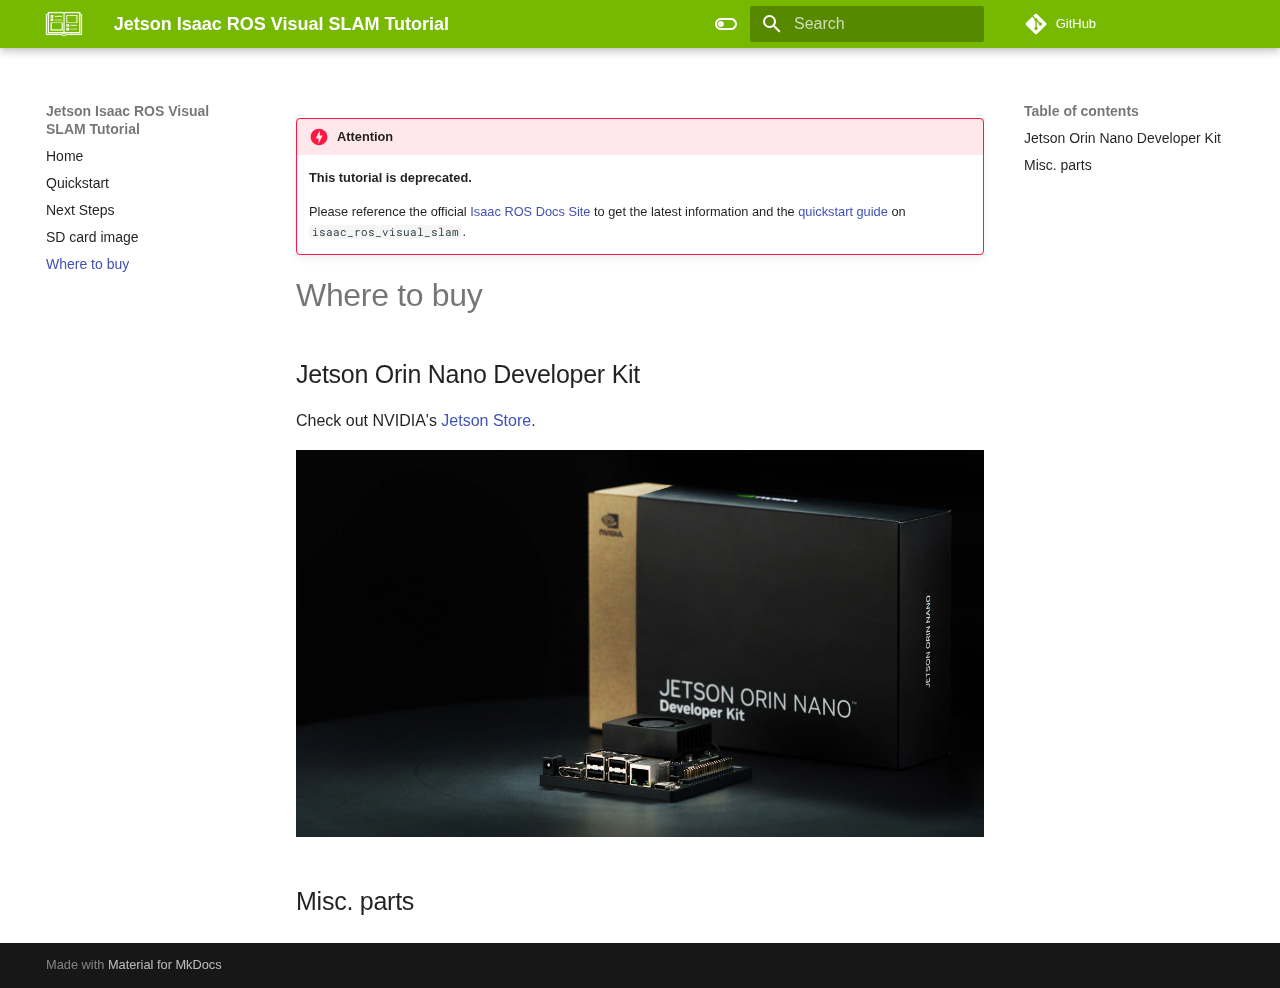
<file: buy.html>
<!doctype html>
<html lang="en" class="no-js">
  <head>
    
      <meta charset="utf-8">
      <meta name="viewport" content="width=device-width,initial-scale=1">
      
      
      
      
        <link rel="prev" href="sdcard.html">
      
      
      
      <link rel="icon" href="images/m48-document-support-guide-256px-wht.png">
      <meta name="generator" content="mkdocs-1.5.3, mkdocs-material-9.5.11">
    
    
      
        <title>Where to buy - Jetson Isaac ROS Visual SLAM Tutorial</title>
      
    
    
      <link rel="stylesheet" href="assets/stylesheets/main.7e359304.min.css">
      
        
        <link rel="stylesheet" href="assets/stylesheets/palette.06af60db.min.css">
      
      


    
    
      
    
    
      
        
        
        <link rel="preconnect" href="https://fonts.gstatic.com" crossorigin>
        <link rel="stylesheet" href="https://fonts.googleapis.com/css?family=Incosolata:300,300i,400,400i,700,700i%7CRoboto+Mono:400,400i,700,700i&display=fallback">
        <style>:root{--md-text-font:"Incosolata";--md-code-font:"Roboto Mono"}</style>
      
    
    
      <link rel="stylesheet" href="css/colors.css">
    
    <script>__md_scope=new URL(".",location),__md_hash=e=>[...e].reduce((e,_)=>(e<<5)-e+_.charCodeAt(0),0),__md_get=(e,_=localStorage,t=__md_scope)=>JSON.parse(_.getItem(t.pathname+"."+e)),__md_set=(e,_,t=localStorage,a=__md_scope)=>{try{t.setItem(a.pathname+"."+e,JSON.stringify(_))}catch(e){}}</script>
    
      
  


  
  

<script id="__analytics">function __md_analytics(){function n(){dataLayer.push(arguments)}window.dataLayer=window.dataLayer||[],n("js",new Date),n("config","G-0LQ6PLRJQZ"),document.addEventListener("DOMContentLoaded",function(){document.forms.search&&document.forms.search.query.addEventListener("blur",function(){this.value&&n("event","search",{search_term:this.value})}),document$.subscribe(function(){var a=document.forms.feedback;if(void 0!==a)for(var e of a.querySelectorAll("[type=submit]"))e.addEventListener("click",function(e){e.preventDefault();var t=document.location.pathname,e=this.getAttribute("data-md-value");n("event","feedback",{page:t,data:e}),a.firstElementChild.disabled=!0;e=a.querySelector(".md-feedback__note [data-md-value='"+e+"']");e&&(e.hidden=!1)}),a.hidden=!1}),location$.subscribe(function(e){n("config","G-0LQ6PLRJQZ",{page_path:e.pathname})})});var e=document.createElement("script");e.async=!0,e.src="https://www.googletagmanager.com/gtag/js?id=G-0LQ6PLRJQZ",document.getElementById("__analytics").insertAdjacentElement("afterEnd",e)}</script>
  
    <script>"undefined"!=typeof __md_analytics&&__md_analytics()</script>
  

    
    
    
  </head>
  
  
    
    
      
    
    
    
    
    <body dir="ltr" data-md-color-scheme="nvgreen" data-md-color-primary="indigo" data-md-color-accent="indigo">
  
    
    <input class="md-toggle" data-md-toggle="drawer" type="checkbox" id="__drawer" autocomplete="off">
    <input class="md-toggle" data-md-toggle="search" type="checkbox" id="__search" autocomplete="off">
    <label class="md-overlay" for="__drawer"></label>
    <div data-md-component="skip">
      
        
        <a href="#where-to-buy" class="md-skip">
          Skip to content
        </a>
      
    </div>
    <div data-md-component="announce">
      
    </div>
    
    
      

  

<header class="md-header md-header--shadow" data-md-component="header">
  <nav class="md-header__inner md-grid" aria-label="Header">
    <a href="index.html" title="Jetson Isaac ROS Visual SLAM Tutorial" class="md-header__button md-logo" aria-label="Jetson Isaac ROS Visual SLAM Tutorial" data-md-component="logo">
      
  <img src="images/m48-document-support-guide-256px-wht.png" alt="logo">

    </a>
    <label class="md-header__button md-icon" for="__drawer">
      
      <svg xmlns="http://www.w3.org/2000/svg" viewBox="0 0 24 24"><path d="M3 6h18v2H3V6m0 5h18v2H3v-2m0 5h18v2H3v-2Z"/></svg>
    </label>
    <div class="md-header__title" data-md-component="header-title">
      <div class="md-header__ellipsis">
        <div class="md-header__topic">
          <span class="md-ellipsis">
            Jetson Isaac ROS Visual SLAM Tutorial
          </span>
        </div>
        <div class="md-header__topic" data-md-component="header-topic">
          <span class="md-ellipsis">
            
              Where to buy
            
          </span>
        </div>
      </div>
    </div>
    
      
        <form class="md-header__option" data-md-component="palette">
  
    
    
    
    <input class="md-option" data-md-color-media="(prefers-color-scheme: light)" data-md-color-scheme="nvgreen" data-md-color-primary="indigo" data-md-color-accent="indigo"  aria-label="Switch to dark mode"  type="radio" name="__palette" id="__palette_0">
    
      <label class="md-header__button md-icon" title="Switch to dark mode" for="__palette_1" hidden>
        <svg xmlns="http://www.w3.org/2000/svg" viewBox="0 0 24 24"><path d="M17 6H7c-3.31 0-6 2.69-6 6s2.69 6 6 6h10c3.31 0 6-2.69 6-6s-2.69-6-6-6zm0 10H7c-2.21 0-4-1.79-4-4s1.79-4 4-4h10c2.21 0 4 1.79 4 4s-1.79 4-4 4zM7 9c-1.66 0-3 1.34-3 3s1.34 3 3 3 3-1.34 3-3-1.34-3-3-3z"/></svg>
      </label>
    
  
    
    
    
    <input class="md-option" data-md-color-media="(prefers-color-scheme: dark)" data-md-color-scheme="slate" data-md-color-primary="indigo" data-md-color-accent="indigo"  aria-label="Switch to light mode"  type="radio" name="__palette" id="__palette_1">
    
      <label class="md-header__button md-icon" title="Switch to light mode" for="__palette_0" hidden>
        <svg xmlns="http://www.w3.org/2000/svg" viewBox="0 0 24 24"><path d="M17 7H7a5 5 0 0 0-5 5 5 5 0 0 0 5 5h10a5 5 0 0 0 5-5 5 5 0 0 0-5-5m0 8a3 3 0 0 1-3-3 3 3 0 0 1 3-3 3 3 0 0 1 3 3 3 3 0 0 1-3 3Z"/></svg>
      </label>
    
  
</form>
      
    
    
      <script>var media,input,key,value,palette=__md_get("__palette");if(palette&&palette.color){"(prefers-color-scheme)"===palette.color.media&&(media=matchMedia("(prefers-color-scheme: light)"),input=document.querySelector(media.matches?"[data-md-color-media='(prefers-color-scheme: light)']":"[data-md-color-media='(prefers-color-scheme: dark)']"),palette.color.media=input.getAttribute("data-md-color-media"),palette.color.scheme=input.getAttribute("data-md-color-scheme"),palette.color.primary=input.getAttribute("data-md-color-primary"),palette.color.accent=input.getAttribute("data-md-color-accent"));for([key,value]of Object.entries(palette.color))document.body.setAttribute("data-md-color-"+key,value)}</script>
    
    
    
      <label class="md-header__button md-icon" for="__search">
        
        <svg xmlns="http://www.w3.org/2000/svg" viewBox="0 0 24 24"><path d="M9.5 3A6.5 6.5 0 0 1 16 9.5c0 1.61-.59 3.09-1.56 4.23l.27.27h.79l5 5-1.5 1.5-5-5v-.79l-.27-.27A6.516 6.516 0 0 1 9.5 16 6.5 6.5 0 0 1 3 9.5 6.5 6.5 0 0 1 9.5 3m0 2C7 5 5 7 5 9.5S7 14 9.5 14 14 12 14 9.5 12 5 9.5 5Z"/></svg>
      </label>
      <div class="md-search" data-md-component="search" role="dialog">
  <label class="md-search__overlay" for="__search"></label>
  <div class="md-search__inner" role="search">
    <form class="md-search__form" name="search">
      <input type="text" class="md-search__input" name="query" aria-label="Search" placeholder="Search" autocapitalize="off" autocorrect="off" autocomplete="off" spellcheck="false" data-md-component="search-query" required>
      <label class="md-search__icon md-icon" for="__search">
        
        <svg xmlns="http://www.w3.org/2000/svg" viewBox="0 0 24 24"><path d="M9.5 3A6.5 6.5 0 0 1 16 9.5c0 1.61-.59 3.09-1.56 4.23l.27.27h.79l5 5-1.5 1.5-5-5v-.79l-.27-.27A6.516 6.516 0 0 1 9.5 16 6.5 6.5 0 0 1 3 9.5 6.5 6.5 0 0 1 9.5 3m0 2C7 5 5 7 5 9.5S7 14 9.5 14 14 12 14 9.5 12 5 9.5 5Z"/></svg>
        
        <svg xmlns="http://www.w3.org/2000/svg" viewBox="0 0 24 24"><path d="M20 11v2H8l5.5 5.5-1.42 1.42L4.16 12l7.92-7.92L13.5 5.5 8 11h12Z"/></svg>
      </label>
      <nav class="md-search__options" aria-label="Search">
        
        <button type="reset" class="md-search__icon md-icon" title="Clear" aria-label="Clear" tabindex="-1">
          
          <svg xmlns="http://www.w3.org/2000/svg" viewBox="0 0 24 24"><path d="M19 6.41 17.59 5 12 10.59 6.41 5 5 6.41 10.59 12 5 17.59 6.41 19 12 13.41 17.59 19 19 17.59 13.41 12 19 6.41Z"/></svg>
        </button>
      </nav>
      
    </form>
    <div class="md-search__output">
      <div class="md-search__scrollwrap" data-md-scrollfix>
        <div class="md-search-result" data-md-component="search-result">
          <div class="md-search-result__meta">
            Initializing search
          </div>
          <ol class="md-search-result__list" role="presentation"></ol>
        </div>
      </div>
    </div>
  </div>
</div>
    
    
      <div class="md-header__source">
        <a href="https://github.com/NVIDIA-AI-IOT/jetson_isaac_ros_visual_slam_tutorial/" title="Go to repository" class="md-source" data-md-component="source">
  <div class="md-source__icon md-icon">
    
    <svg xmlns="http://www.w3.org/2000/svg" viewBox="0 0 448 512"><!--! Font Awesome Free 6.5.1 by @fontawesome - https://fontawesome.com License - https://fontawesome.com/license/free (Icons: CC BY 4.0, Fonts: SIL OFL 1.1, Code: MIT License) Copyright 2023 Fonticons, Inc.--><path d="M439.55 236.05 244 40.45a28.87 28.87 0 0 0-40.81 0l-40.66 40.63 51.52 51.52c27.06-9.14 52.68 16.77 43.39 43.68l49.66 49.66c34.23-11.8 61.18 31 35.47 56.69-26.49 26.49-70.21-2.87-56-37.34L240.22 199v121.85c25.3 12.54 22.26 41.85 9.08 55a34.34 34.34 0 0 1-48.55 0c-17.57-17.6-11.07-46.91 11.25-56v-123c-20.8-8.51-24.6-30.74-18.64-45L142.57 101 8.45 235.14a28.86 28.86 0 0 0 0 40.81l195.61 195.6a28.86 28.86 0 0 0 40.8 0l194.69-194.69a28.86 28.86 0 0 0 0-40.81z"/></svg>
  </div>
  <div class="md-source__repository">
    GitHub
  </div>
</a>
      </div>
    
  </nav>
  
</header>
    
    <div class="md-container" data-md-component="container">
      
      
        
          
        
      
      <main class="md-main" data-md-component="main">
        <div class="md-main__inner md-grid">
          
            
              
              <div class="md-sidebar md-sidebar--primary" data-md-component="sidebar" data-md-type="navigation" >
                <div class="md-sidebar__scrollwrap">
                  <div class="md-sidebar__inner">
                    



<nav class="md-nav md-nav--primary" aria-label="Navigation" data-md-level="0">
  <label class="md-nav__title" for="__drawer">
    <a href="index.html" title="Jetson Isaac ROS Visual SLAM Tutorial" class="md-nav__button md-logo" aria-label="Jetson Isaac ROS Visual SLAM Tutorial" data-md-component="logo">
      
  <img src="images/m48-document-support-guide-256px-wht.png" alt="logo">

    </a>
    Jetson Isaac ROS Visual SLAM Tutorial
  </label>
  
    <div class="md-nav__source">
      <a href="https://github.com/NVIDIA-AI-IOT/jetson_isaac_ros_visual_slam_tutorial/" title="Go to repository" class="md-source" data-md-component="source">
  <div class="md-source__icon md-icon">
    
    <svg xmlns="http://www.w3.org/2000/svg" viewBox="0 0 448 512"><!--! Font Awesome Free 6.5.1 by @fontawesome - https://fontawesome.com License - https://fontawesome.com/license/free (Icons: CC BY 4.0, Fonts: SIL OFL 1.1, Code: MIT License) Copyright 2023 Fonticons, Inc.--><path d="M439.55 236.05 244 40.45a28.87 28.87 0 0 0-40.81 0l-40.66 40.63 51.52 51.52c27.06-9.14 52.68 16.77 43.39 43.68l49.66 49.66c34.23-11.8 61.18 31 35.47 56.69-26.49 26.49-70.21-2.87-56-37.34L240.22 199v121.85c25.3 12.54 22.26 41.85 9.08 55a34.34 34.34 0 0 1-48.55 0c-17.57-17.6-11.07-46.91 11.25-56v-123c-20.8-8.51-24.6-30.74-18.64-45L142.57 101 8.45 235.14a28.86 28.86 0 0 0 0 40.81l195.61 195.6a28.86 28.86 0 0 0 40.8 0l194.69-194.69a28.86 28.86 0 0 0 0-40.81z"/></svg>
  </div>
  <div class="md-source__repository">
    GitHub
  </div>
</a>
    </div>
  
  <ul class="md-nav__list" data-md-scrollfix>
    
      
      
  
  
  
  
    <li class="md-nav__item">
      <a href="index.html" class="md-nav__link">
        
  
  <span class="md-ellipsis">
    Home
  </span>
  

      </a>
    </li>
  

    
      
      
  
  
  
  
    <li class="md-nav__item">
      <a href="quickstart.html" class="md-nav__link">
        
  
  <span class="md-ellipsis">
    Quickstart
  </span>
  

      </a>
    </li>
  

    
      
      
  
  
  
  
    <li class="md-nav__item">
      <a href="nextsteps.html" class="md-nav__link">
        
  
  <span class="md-ellipsis">
    Next Steps
  </span>
  

      </a>
    </li>
  

    
      
      
  
  
  
  
    <li class="md-nav__item">
      <a href="sdcard.html" class="md-nav__link">
        
  
  <span class="md-ellipsis">
    SD card image
  </span>
  

      </a>
    </li>
  

    
      
      
  
  
    
  
  
  
    <li class="md-nav__item md-nav__item--active">
      
      <input class="md-nav__toggle md-toggle" type="checkbox" id="__toc">
      
      
        
      
      
        <label class="md-nav__link md-nav__link--active" for="__toc">
          
  
  <span class="md-ellipsis">
    Where to buy
  </span>
  

          <span class="md-nav__icon md-icon"></span>
        </label>
      
      <a href="buy.html" class="md-nav__link md-nav__link--active">
        
  
  <span class="md-ellipsis">
    Where to buy
  </span>
  

      </a>
      
        

<nav class="md-nav md-nav--secondary" aria-label="Table of contents">
  
  
  
    
  
  
    <label class="md-nav__title" for="__toc">
      <span class="md-nav__icon md-icon"></span>
      Table of contents
    </label>
    <ul class="md-nav__list" data-md-component="toc" data-md-scrollfix>
      
        <li class="md-nav__item">
  <a href="#jetson-orin-nano-developer-kit" class="md-nav__link">
    <span class="md-ellipsis">
      Jetson Orin Nano Developer Kit
    </span>
  </a>
  
</li>
      
        <li class="md-nav__item">
  <a href="#misc-parts" class="md-nav__link">
    <span class="md-ellipsis">
      Misc. parts
    </span>
  </a>
  
</li>
      
    </ul>
  
</nav>
      
    </li>
  

    
  </ul>
</nav>
                  </div>
                </div>
              </div>
            
            
              
              <div class="md-sidebar md-sidebar--secondary" data-md-component="sidebar" data-md-type="toc" >
                <div class="md-sidebar__scrollwrap">
                  <div class="md-sidebar__inner">
                    

<nav class="md-nav md-nav--secondary" aria-label="Table of contents">
  
  
  
    
  
  
    <label class="md-nav__title" for="__toc">
      <span class="md-nav__icon md-icon"></span>
      Table of contents
    </label>
    <ul class="md-nav__list" data-md-component="toc" data-md-scrollfix>
      
        <li class="md-nav__item">
  <a href="#jetson-orin-nano-developer-kit" class="md-nav__link">
    <span class="md-ellipsis">
      Jetson Orin Nano Developer Kit
    </span>
  </a>
  
</li>
      
        <li class="md-nav__item">
  <a href="#misc-parts" class="md-nav__link">
    <span class="md-ellipsis">
      Misc. parts
    </span>
  </a>
  
</li>
      
    </ul>
  
</nav>
                  </div>
                </div>
              </div>
            
          
          
            <div class="md-content" data-md-component="content">
              <article class="md-content__inner md-typeset">
                
                  

  
  


<div class="admonition danger">
<p class="admonition-title">Attention</p>
<p><strong>This tutorial is deprecated.</strong></p>
<p>Please reference the official <a href="https://nvidia-isaac-ros.github.io/">Isaac ROS Docs Site</a> to get the latest information and the <a href="https://nvidia-isaac-ros.github.io/repositories_and_packages/isaac_ros_visual_slam/isaac_ros_visual_slam/index.html#quickstart">quickstart guide</a> on <code>isaac_ros_visual_slam</code>.</p>
</div>
<h1 id="where-to-buy">Where to buy</h1>
<h2 id="jetson-orin-nano-developer-kit">Jetson Orin Nano Developer Kit</h2>
<p>Check out NVIDIA's <a href="https://store.nvidia.com/jetson/store/">Jetson Store</a>.</p>
<p><img alt="" src="images/Jetson-Orin-Nano-Dev-Kit%20Packaging-Left.jpg" /></p>
<h2 id="misc-parts">Misc. parts</h2>









  




                
              </article>
            </div>
          
          
  <script>var tabs=__md_get("__tabs");if(Array.isArray(tabs))e:for(var set of document.querySelectorAll(".tabbed-set")){var tab,labels=set.querySelector(".tabbed-labels");for(tab of tabs)for(var label of labels.getElementsByTagName("label"))if(label.innerText.trim()===tab){var input=document.getElementById(label.htmlFor);input.checked=!0;continue e}}</script>

<script>var target=document.getElementById(location.hash.slice(1));target&&target.name&&(target.checked=target.name.startsWith("__tabbed_"))</script>
        </div>
        
      </main>
      
        <footer class="md-footer">
  
  <div class="md-footer-meta md-typeset">
    <div class="md-footer-meta__inner md-grid">
      <div class="md-copyright">
  
  
    Made with
    <a href="https://squidfunk.github.io/mkdocs-material/" target="_blank" rel="noopener">
      Material for MkDocs
    </a>
  
</div>
      
    </div>
  </div>
</footer>
      
    </div>
    <div class="md-dialog" data-md-component="dialog">
      <div class="md-dialog__inner md-typeset"></div>
    </div>
    
    
    <script id="__config" type="application/json">{"base": ".", "features": ["navigation.indexes", "navigation.expand", "content.tabs.link", "content.code.copy"], "search": "assets/javascripts/workers/search.b8dbb3d2.min.js", "translations": {"clipboard.copied": "Copied to clipboard", "clipboard.copy": "Copy to clipboard", "search.result.more.one": "1 more on this page", "search.result.more.other": "# more on this page", "search.result.none": "No matching documents", "search.result.one": "1 matching document", "search.result.other": "# matching documents", "search.result.placeholder": "Type to start searching", "search.result.term.missing": "Missing", "select.version": "Select version"}}</script>
    
    
      <script src="assets/javascripts/bundle.8fd75fb4.min.js"></script>
      
    
  </body>
</html>
</file>
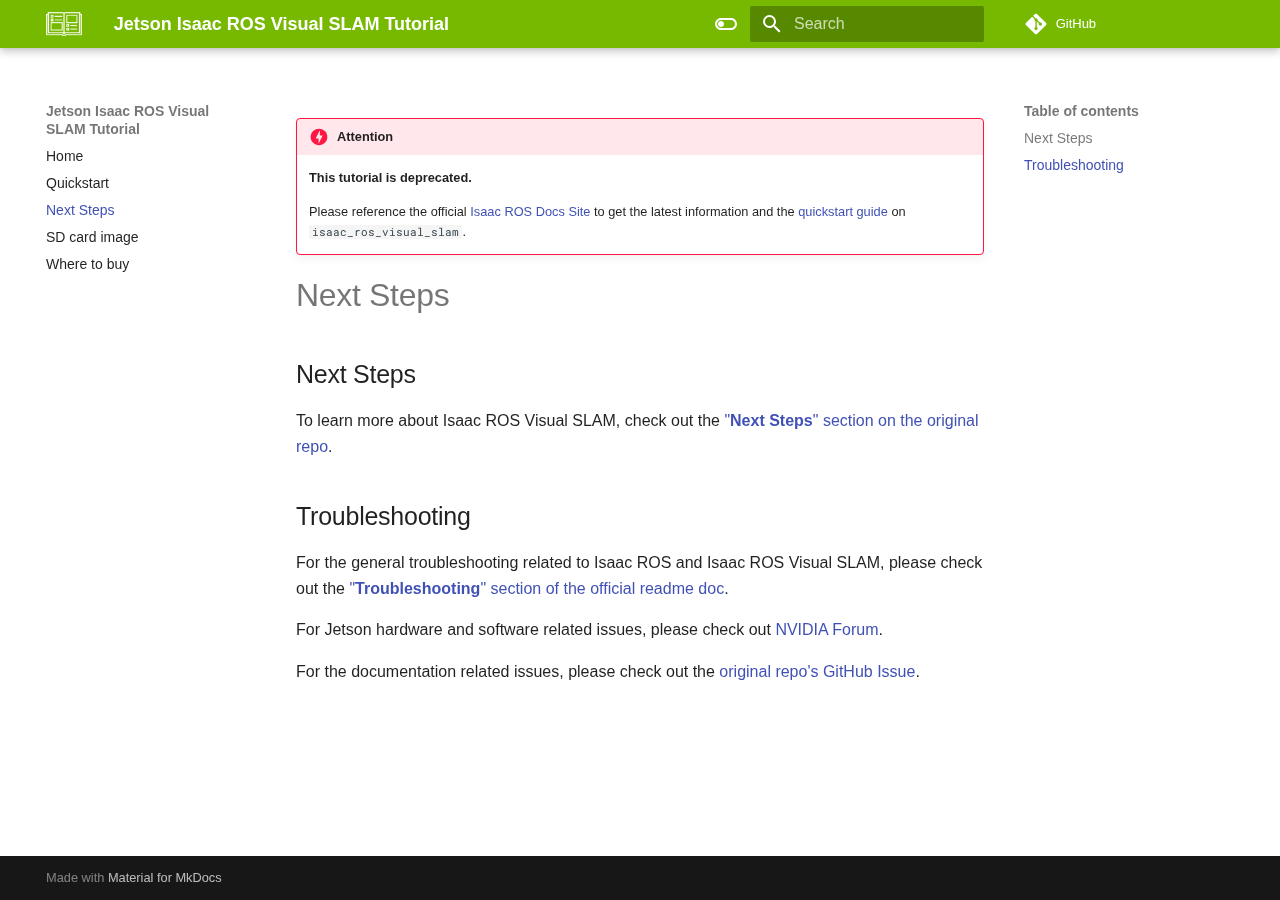
<file: nextsteps.html>
<!doctype html>
<html lang="en" class="no-js">
  <head>
    
      <meta charset="utf-8">
      <meta name="viewport" content="width=device-width,initial-scale=1">
      
      
      
      
        <link rel="prev" href="quickstart.html">
      
      
        <link rel="next" href="sdcard.html">
      
      
      <link rel="icon" href="images/m48-document-support-guide-256px-wht.png">
      <meta name="generator" content="mkdocs-1.5.3, mkdocs-material-9.5.11">
    
    
      
        <title>Next Steps - Jetson Isaac ROS Visual SLAM Tutorial</title>
      
    
    
      <link rel="stylesheet" href="assets/stylesheets/main.7e359304.min.css">
      
        
        <link rel="stylesheet" href="assets/stylesheets/palette.06af60db.min.css">
      
      


    
    
      
    
    
      
        
        
        <link rel="preconnect" href="https://fonts.gstatic.com" crossorigin>
        <link rel="stylesheet" href="https://fonts.googleapis.com/css?family=Incosolata:300,300i,400,400i,700,700i%7CRoboto+Mono:400,400i,700,700i&display=fallback">
        <style>:root{--md-text-font:"Incosolata";--md-code-font:"Roboto Mono"}</style>
      
    
    
      <link rel="stylesheet" href="css/colors.css">
    
    <script>__md_scope=new URL(".",location),__md_hash=e=>[...e].reduce((e,_)=>(e<<5)-e+_.charCodeAt(0),0),__md_get=(e,_=localStorage,t=__md_scope)=>JSON.parse(_.getItem(t.pathname+"."+e)),__md_set=(e,_,t=localStorage,a=__md_scope)=>{try{t.setItem(a.pathname+"."+e,JSON.stringify(_))}catch(e){}}</script>
    
      
  


  
  

<script id="__analytics">function __md_analytics(){function n(){dataLayer.push(arguments)}window.dataLayer=window.dataLayer||[],n("js",new Date),n("config","G-0LQ6PLRJQZ"),document.addEventListener("DOMContentLoaded",function(){document.forms.search&&document.forms.search.query.addEventListener("blur",function(){this.value&&n("event","search",{search_term:this.value})}),document$.subscribe(function(){var a=document.forms.feedback;if(void 0!==a)for(var e of a.querySelectorAll("[type=submit]"))e.addEventListener("click",function(e){e.preventDefault();var t=document.location.pathname,e=this.getAttribute("data-md-value");n("event","feedback",{page:t,data:e}),a.firstElementChild.disabled=!0;e=a.querySelector(".md-feedback__note [data-md-value='"+e+"']");e&&(e.hidden=!1)}),a.hidden=!1}),location$.subscribe(function(e){n("config","G-0LQ6PLRJQZ",{page_path:e.pathname})})});var e=document.createElement("script");e.async=!0,e.src="https://www.googletagmanager.com/gtag/js?id=G-0LQ6PLRJQZ",document.getElementById("__analytics").insertAdjacentElement("afterEnd",e)}</script>
  
    <script>"undefined"!=typeof __md_analytics&&__md_analytics()</script>
  

    
    
    
  </head>
  
  
    
    
      
    
    
    
    
    <body dir="ltr" data-md-color-scheme="nvgreen" data-md-color-primary="indigo" data-md-color-accent="indigo">
  
    
    <input class="md-toggle" data-md-toggle="drawer" type="checkbox" id="__drawer" autocomplete="off">
    <input class="md-toggle" data-md-toggle="search" type="checkbox" id="__search" autocomplete="off">
    <label class="md-overlay" for="__drawer"></label>
    <div data-md-component="skip">
      
        
        <a href="#next-steps" class="md-skip">
          Skip to content
        </a>
      
    </div>
    <div data-md-component="announce">
      
    </div>
    
    
      

  

<header class="md-header md-header--shadow" data-md-component="header">
  <nav class="md-header__inner md-grid" aria-label="Header">
    <a href="index.html" title="Jetson Isaac ROS Visual SLAM Tutorial" class="md-header__button md-logo" aria-label="Jetson Isaac ROS Visual SLAM Tutorial" data-md-component="logo">
      
  <img src="images/m48-document-support-guide-256px-wht.png" alt="logo">

    </a>
    <label class="md-header__button md-icon" for="__drawer">
      
      <svg xmlns="http://www.w3.org/2000/svg" viewBox="0 0 24 24"><path d="M3 6h18v2H3V6m0 5h18v2H3v-2m0 5h18v2H3v-2Z"/></svg>
    </label>
    <div class="md-header__title" data-md-component="header-title">
      <div class="md-header__ellipsis">
        <div class="md-header__topic">
          <span class="md-ellipsis">
            Jetson Isaac ROS Visual SLAM Tutorial
          </span>
        </div>
        <div class="md-header__topic" data-md-component="header-topic">
          <span class="md-ellipsis">
            
              Next Steps
            
          </span>
        </div>
      </div>
    </div>
    
      
        <form class="md-header__option" data-md-component="palette">
  
    
    
    
    <input class="md-option" data-md-color-media="(prefers-color-scheme: light)" data-md-color-scheme="nvgreen" data-md-color-primary="indigo" data-md-color-accent="indigo"  aria-label="Switch to dark mode"  type="radio" name="__palette" id="__palette_0">
    
      <label class="md-header__button md-icon" title="Switch to dark mode" for="__palette_1" hidden>
        <svg xmlns="http://www.w3.org/2000/svg" viewBox="0 0 24 24"><path d="M17 6H7c-3.31 0-6 2.69-6 6s2.69 6 6 6h10c3.31 0 6-2.69 6-6s-2.69-6-6-6zm0 10H7c-2.21 0-4-1.79-4-4s1.79-4 4-4h10c2.21 0 4 1.79 4 4s-1.79 4-4 4zM7 9c-1.66 0-3 1.34-3 3s1.34 3 3 3 3-1.34 3-3-1.34-3-3-3z"/></svg>
      </label>
    
  
    
    
    
    <input class="md-option" data-md-color-media="(prefers-color-scheme: dark)" data-md-color-scheme="slate" data-md-color-primary="indigo" data-md-color-accent="indigo"  aria-label="Switch to light mode"  type="radio" name="__palette" id="__palette_1">
    
      <label class="md-header__button md-icon" title="Switch to light mode" for="__palette_0" hidden>
        <svg xmlns="http://www.w3.org/2000/svg" viewBox="0 0 24 24"><path d="M17 7H7a5 5 0 0 0-5 5 5 5 0 0 0 5 5h10a5 5 0 0 0 5-5 5 5 0 0 0-5-5m0 8a3 3 0 0 1-3-3 3 3 0 0 1 3-3 3 3 0 0 1 3 3 3 3 0 0 1-3 3Z"/></svg>
      </label>
    
  
</form>
      
    
    
      <script>var media,input,key,value,palette=__md_get("__palette");if(palette&&palette.color){"(prefers-color-scheme)"===palette.color.media&&(media=matchMedia("(prefers-color-scheme: light)"),input=document.querySelector(media.matches?"[data-md-color-media='(prefers-color-scheme: light)']":"[data-md-color-media='(prefers-color-scheme: dark)']"),palette.color.media=input.getAttribute("data-md-color-media"),palette.color.scheme=input.getAttribute("data-md-color-scheme"),palette.color.primary=input.getAttribute("data-md-color-primary"),palette.color.accent=input.getAttribute("data-md-color-accent"));for([key,value]of Object.entries(palette.color))document.body.setAttribute("data-md-color-"+key,value)}</script>
    
    
    
      <label class="md-header__button md-icon" for="__search">
        
        <svg xmlns="http://www.w3.org/2000/svg" viewBox="0 0 24 24"><path d="M9.5 3A6.5 6.5 0 0 1 16 9.5c0 1.61-.59 3.09-1.56 4.23l.27.27h.79l5 5-1.5 1.5-5-5v-.79l-.27-.27A6.516 6.516 0 0 1 9.5 16 6.5 6.5 0 0 1 3 9.5 6.5 6.5 0 0 1 9.5 3m0 2C7 5 5 7 5 9.5S7 14 9.5 14 14 12 14 9.5 12 5 9.5 5Z"/></svg>
      </label>
      <div class="md-search" data-md-component="search" role="dialog">
  <label class="md-search__overlay" for="__search"></label>
  <div class="md-search__inner" role="search">
    <form class="md-search__form" name="search">
      <input type="text" class="md-search__input" name="query" aria-label="Search" placeholder="Search" autocapitalize="off" autocorrect="off" autocomplete="off" spellcheck="false" data-md-component="search-query" required>
      <label class="md-search__icon md-icon" for="__search">
        
        <svg xmlns="http://www.w3.org/2000/svg" viewBox="0 0 24 24"><path d="M9.5 3A6.5 6.5 0 0 1 16 9.5c0 1.61-.59 3.09-1.56 4.23l.27.27h.79l5 5-1.5 1.5-5-5v-.79l-.27-.27A6.516 6.516 0 0 1 9.5 16 6.5 6.5 0 0 1 3 9.5 6.5 6.5 0 0 1 9.5 3m0 2C7 5 5 7 5 9.5S7 14 9.5 14 14 12 14 9.5 12 5 9.5 5Z"/></svg>
        
        <svg xmlns="http://www.w3.org/2000/svg" viewBox="0 0 24 24"><path d="M20 11v2H8l5.5 5.5-1.42 1.42L4.16 12l7.92-7.92L13.5 5.5 8 11h12Z"/></svg>
      </label>
      <nav class="md-search__options" aria-label="Search">
        
        <button type="reset" class="md-search__icon md-icon" title="Clear" aria-label="Clear" tabindex="-1">
          
          <svg xmlns="http://www.w3.org/2000/svg" viewBox="0 0 24 24"><path d="M19 6.41 17.59 5 12 10.59 6.41 5 5 6.41 10.59 12 5 17.59 6.41 19 12 13.41 17.59 19 19 17.59 13.41 12 19 6.41Z"/></svg>
        </button>
      </nav>
      
    </form>
    <div class="md-search__output">
      <div class="md-search__scrollwrap" data-md-scrollfix>
        <div class="md-search-result" data-md-component="search-result">
          <div class="md-search-result__meta">
            Initializing search
          </div>
          <ol class="md-search-result__list" role="presentation"></ol>
        </div>
      </div>
    </div>
  </div>
</div>
    
    
      <div class="md-header__source">
        <a href="https://github.com/NVIDIA-AI-IOT/jetson_isaac_ros_visual_slam_tutorial/" title="Go to repository" class="md-source" data-md-component="source">
  <div class="md-source__icon md-icon">
    
    <svg xmlns="http://www.w3.org/2000/svg" viewBox="0 0 448 512"><!--! Font Awesome Free 6.5.1 by @fontawesome - https://fontawesome.com License - https://fontawesome.com/license/free (Icons: CC BY 4.0, Fonts: SIL OFL 1.1, Code: MIT License) Copyright 2023 Fonticons, Inc.--><path d="M439.55 236.05 244 40.45a28.87 28.87 0 0 0-40.81 0l-40.66 40.63 51.52 51.52c27.06-9.14 52.68 16.77 43.39 43.68l49.66 49.66c34.23-11.8 61.18 31 35.47 56.69-26.49 26.49-70.21-2.87-56-37.34L240.22 199v121.85c25.3 12.54 22.26 41.85 9.08 55a34.34 34.34 0 0 1-48.55 0c-17.57-17.6-11.07-46.91 11.25-56v-123c-20.8-8.51-24.6-30.74-18.64-45L142.57 101 8.45 235.14a28.86 28.86 0 0 0 0 40.81l195.61 195.6a28.86 28.86 0 0 0 40.8 0l194.69-194.69a28.86 28.86 0 0 0 0-40.81z"/></svg>
  </div>
  <div class="md-source__repository">
    GitHub
  </div>
</a>
      </div>
    
  </nav>
  
</header>
    
    <div class="md-container" data-md-component="container">
      
      
        
          
        
      
      <main class="md-main" data-md-component="main">
        <div class="md-main__inner md-grid">
          
            
              
              <div class="md-sidebar md-sidebar--primary" data-md-component="sidebar" data-md-type="navigation" >
                <div class="md-sidebar__scrollwrap">
                  <div class="md-sidebar__inner">
                    



<nav class="md-nav md-nav--primary" aria-label="Navigation" data-md-level="0">
  <label class="md-nav__title" for="__drawer">
    <a href="index.html" title="Jetson Isaac ROS Visual SLAM Tutorial" class="md-nav__button md-logo" aria-label="Jetson Isaac ROS Visual SLAM Tutorial" data-md-component="logo">
      
  <img src="images/m48-document-support-guide-256px-wht.png" alt="logo">

    </a>
    Jetson Isaac ROS Visual SLAM Tutorial
  </label>
  
    <div class="md-nav__source">
      <a href="https://github.com/NVIDIA-AI-IOT/jetson_isaac_ros_visual_slam_tutorial/" title="Go to repository" class="md-source" data-md-component="source">
  <div class="md-source__icon md-icon">
    
    <svg xmlns="http://www.w3.org/2000/svg" viewBox="0 0 448 512"><!--! Font Awesome Free 6.5.1 by @fontawesome - https://fontawesome.com License - https://fontawesome.com/license/free (Icons: CC BY 4.0, Fonts: SIL OFL 1.1, Code: MIT License) Copyright 2023 Fonticons, Inc.--><path d="M439.55 236.05 244 40.45a28.87 28.87 0 0 0-40.81 0l-40.66 40.63 51.52 51.52c27.06-9.14 52.68 16.77 43.39 43.68l49.66 49.66c34.23-11.8 61.18 31 35.47 56.69-26.49 26.49-70.21-2.87-56-37.34L240.22 199v121.85c25.3 12.54 22.26 41.85 9.08 55a34.34 34.34 0 0 1-48.55 0c-17.57-17.6-11.07-46.91 11.25-56v-123c-20.8-8.51-24.6-30.74-18.64-45L142.57 101 8.45 235.14a28.86 28.86 0 0 0 0 40.81l195.61 195.6a28.86 28.86 0 0 0 40.8 0l194.69-194.69a28.86 28.86 0 0 0 0-40.81z"/></svg>
  </div>
  <div class="md-source__repository">
    GitHub
  </div>
</a>
    </div>
  
  <ul class="md-nav__list" data-md-scrollfix>
    
      
      
  
  
  
  
    <li class="md-nav__item">
      <a href="index.html" class="md-nav__link">
        
  
  <span class="md-ellipsis">
    Home
  </span>
  

      </a>
    </li>
  

    
      
      
  
  
  
  
    <li class="md-nav__item">
      <a href="quickstart.html" class="md-nav__link">
        
  
  <span class="md-ellipsis">
    Quickstart
  </span>
  

      </a>
    </li>
  

    
      
      
  
  
    
  
  
  
    <li class="md-nav__item md-nav__item--active">
      
      <input class="md-nav__toggle md-toggle" type="checkbox" id="__toc">
      
      
        
      
      
        <label class="md-nav__link md-nav__link--active" for="__toc">
          
  
  <span class="md-ellipsis">
    Next Steps
  </span>
  

          <span class="md-nav__icon md-icon"></span>
        </label>
      
      <a href="nextsteps.html" class="md-nav__link md-nav__link--active">
        
  
  <span class="md-ellipsis">
    Next Steps
  </span>
  

      </a>
      
        

<nav class="md-nav md-nav--secondary" aria-label="Table of contents">
  
  
  
    
  
  
    <label class="md-nav__title" for="__toc">
      <span class="md-nav__icon md-icon"></span>
      Table of contents
    </label>
    <ul class="md-nav__list" data-md-component="toc" data-md-scrollfix>
      
        <li class="md-nav__item">
  <a href="#next-steps_1" class="md-nav__link">
    <span class="md-ellipsis">
      Next Steps
    </span>
  </a>
  
</li>
      
        <li class="md-nav__item">
  <a href="#troubleshooting" class="md-nav__link">
    <span class="md-ellipsis">
      Troubleshooting
    </span>
  </a>
  
</li>
      
    </ul>
  
</nav>
      
    </li>
  

    
      
      
  
  
  
  
    <li class="md-nav__item">
      <a href="sdcard.html" class="md-nav__link">
        
  
  <span class="md-ellipsis">
    SD card image
  </span>
  

      </a>
    </li>
  

    
      
      
  
  
  
  
    <li class="md-nav__item">
      <a href="buy.html" class="md-nav__link">
        
  
  <span class="md-ellipsis">
    Where to buy
  </span>
  

      </a>
    </li>
  

    
  </ul>
</nav>
                  </div>
                </div>
              </div>
            
            
              
              <div class="md-sidebar md-sidebar--secondary" data-md-component="sidebar" data-md-type="toc" >
                <div class="md-sidebar__scrollwrap">
                  <div class="md-sidebar__inner">
                    

<nav class="md-nav md-nav--secondary" aria-label="Table of contents">
  
  
  
    
  
  
    <label class="md-nav__title" for="__toc">
      <span class="md-nav__icon md-icon"></span>
      Table of contents
    </label>
    <ul class="md-nav__list" data-md-component="toc" data-md-scrollfix>
      
        <li class="md-nav__item">
  <a href="#next-steps_1" class="md-nav__link">
    <span class="md-ellipsis">
      Next Steps
    </span>
  </a>
  
</li>
      
        <li class="md-nav__item">
  <a href="#troubleshooting" class="md-nav__link">
    <span class="md-ellipsis">
      Troubleshooting
    </span>
  </a>
  
</li>
      
    </ul>
  
</nav>
                  </div>
                </div>
              </div>
            
          
          
            <div class="md-content" data-md-component="content">
              <article class="md-content__inner md-typeset">
                
                  

  
  


<div class="admonition danger">
<p class="admonition-title">Attention</p>
<p><strong>This tutorial is deprecated.</strong></p>
<p>Please reference the official <a href="https://nvidia-isaac-ros.github.io/">Isaac ROS Docs Site</a> to get the latest information and the <a href="https://nvidia-isaac-ros.github.io/repositories_and_packages/isaac_ros_visual_slam/isaac_ros_visual_slam/index.html#quickstart">quickstart guide</a> on <code>isaac_ros_visual_slam</code>.</p>
</div>
<h1 id="next-steps">Next Steps</h1>
<h2 id="next-steps_1">Next Steps</h2>
<p>To learn more about Isaac ROS Visual SLAM, check out the <a href="https://github.com/NVIDIA-ISAAC-ROS/isaac_ros_visual_slam/tree/main#next-steps">"<strong>Next Steps</strong>" section on the original repo</a>.</p>
<h2 id="troubleshooting">Troubleshooting</h2>
<p>For the general troubleshooting related to Isaac ROS and Isaac ROS Visual SLAM, please check out the <a href="https://github.com/NVIDIA-ISAAC-ROS/isaac_ros_visual_slam/tree/main#troubleshooting">"<strong>Troubleshooting</strong>" section of the official readme doc</a>.</p>
<p>For Jetson hardware and software related issues, please check out <a href="https://forums.developer.nvidia.com/c/agx-autonomous-machines/jetson-embedded-systems/jetson-orin-nano/632">NVIDIA Forum</a>.</p>
<p>For the documentation related issues, please check out the <a href="https://github.com/NVIDIA-AI-IOT/jetson_isaac_ros_visual_slam_tutorial/issues">original repo's GitHub Issue</a>.</p>









  




                
              </article>
            </div>
          
          
  <script>var tabs=__md_get("__tabs");if(Array.isArray(tabs))e:for(var set of document.querySelectorAll(".tabbed-set")){var tab,labels=set.querySelector(".tabbed-labels");for(tab of tabs)for(var label of labels.getElementsByTagName("label"))if(label.innerText.trim()===tab){var input=document.getElementById(label.htmlFor);input.checked=!0;continue e}}</script>

<script>var target=document.getElementById(location.hash.slice(1));target&&target.name&&(target.checked=target.name.startsWith("__tabbed_"))</script>
        </div>
        
      </main>
      
        <footer class="md-footer">
  
  <div class="md-footer-meta md-typeset">
    <div class="md-footer-meta__inner md-grid">
      <div class="md-copyright">
  
  
    Made with
    <a href="https://squidfunk.github.io/mkdocs-material/" target="_blank" rel="noopener">
      Material for MkDocs
    </a>
  
</div>
      
    </div>
  </div>
</footer>
      
    </div>
    <div class="md-dialog" data-md-component="dialog">
      <div class="md-dialog__inner md-typeset"></div>
    </div>
    
    
    <script id="__config" type="application/json">{"base": ".", "features": ["navigation.indexes", "navigation.expand", "content.tabs.link", "content.code.copy"], "search": "assets/javascripts/workers/search.b8dbb3d2.min.js", "translations": {"clipboard.copied": "Copied to clipboard", "clipboard.copy": "Copy to clipboard", "search.result.more.one": "1 more on this page", "search.result.more.other": "# more on this page", "search.result.none": "No matching documents", "search.result.one": "1 matching document", "search.result.other": "# matching documents", "search.result.placeholder": "Type to start searching", "search.result.term.missing": "Missing", "select.version": "Select version"}}</script>
    
    
      <script src="assets/javascripts/bundle.8fd75fb4.min.js"></script>
      
    
  </body>
</html>
</file>
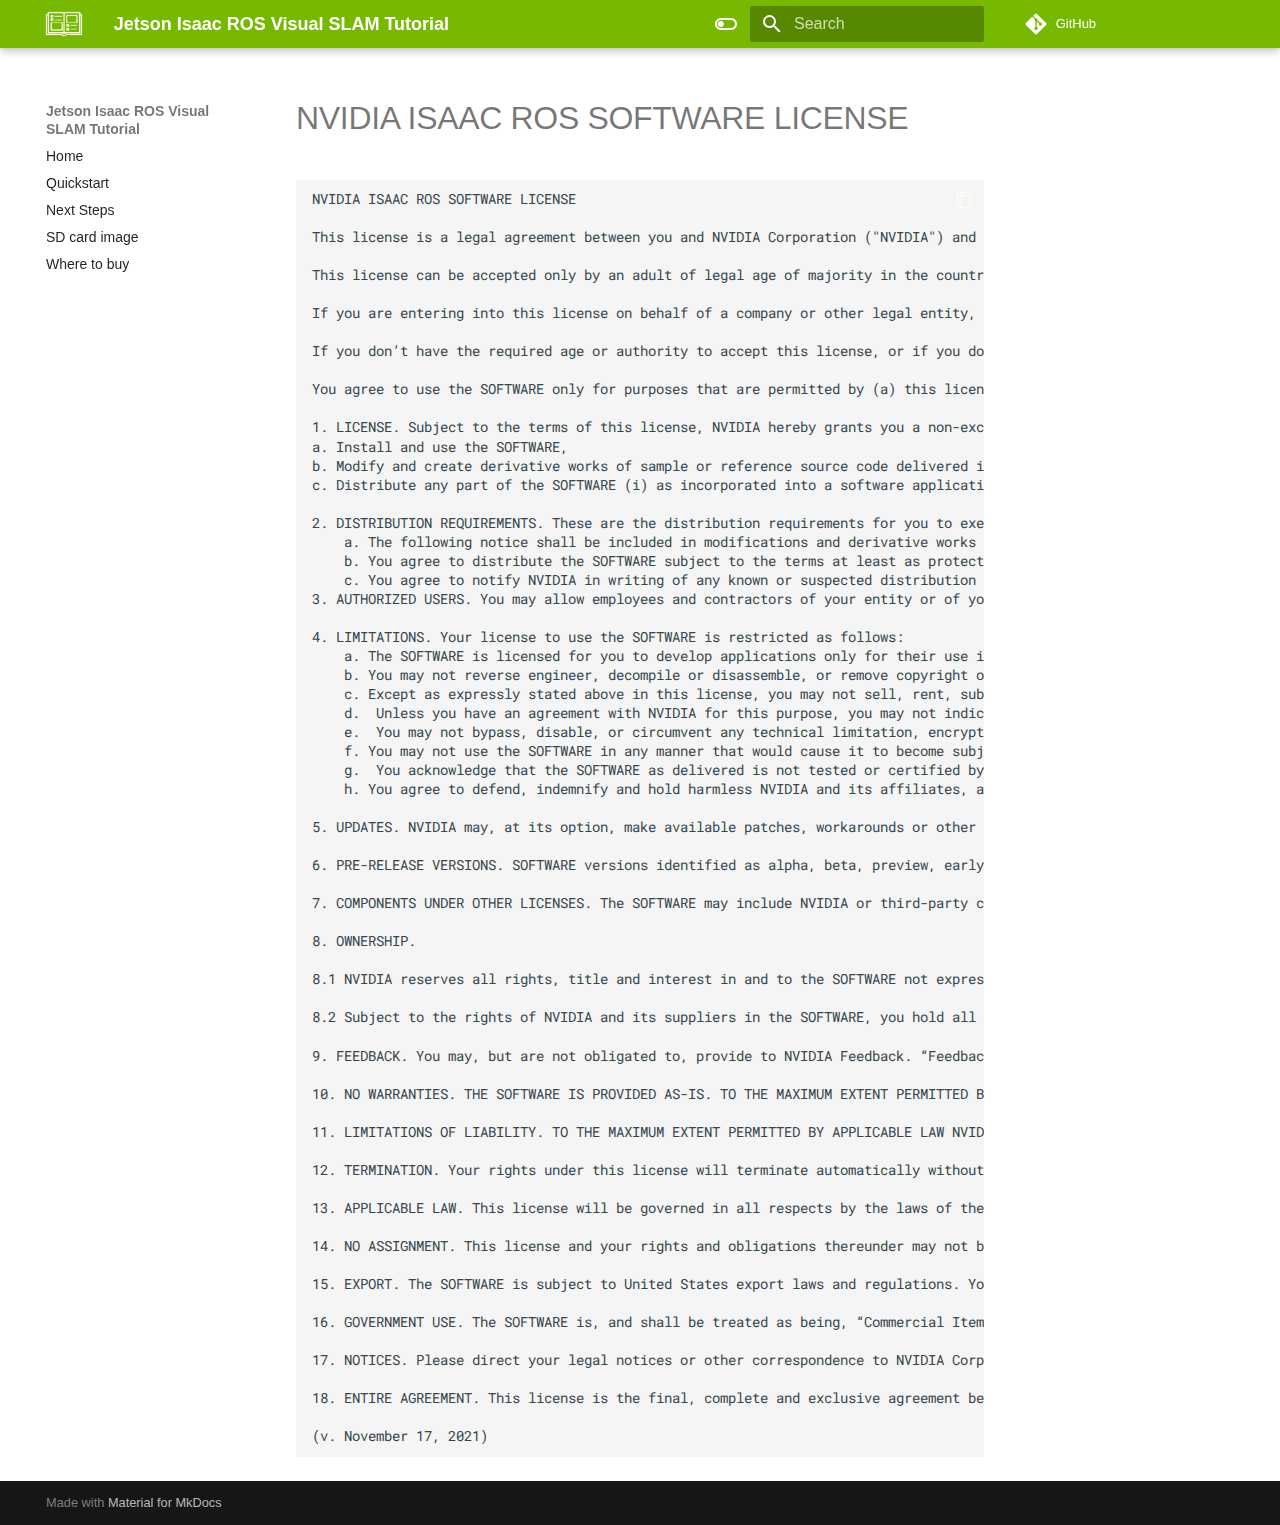
<file: NVIDIA-ISAAC-ROS-SOFTWARE-LICENSE.html>
<!doctype html>
<html lang="en" class="no-js">
  <head>
    
      <meta charset="utf-8">
      <meta name="viewport" content="width=device-width,initial-scale=1">
      
      
      
      
      
      
      <link rel="icon" href="images/m48-document-support-guide-256px-wht.png">
      <meta name="generator" content="mkdocs-1.5.3, mkdocs-material-9.5.11">
    
    
      
        <title>NVIDIA ISAAC ROS SOFTWARE LICENSE - Jetson Isaac ROS Visual SLAM Tutorial</title>
      
    
    
      <link rel="stylesheet" href="assets/stylesheets/main.7e359304.min.css">
      
        
        <link rel="stylesheet" href="assets/stylesheets/palette.06af60db.min.css">
      
      


    
    
      
    
    
      
        
        
        <link rel="preconnect" href="https://fonts.gstatic.com" crossorigin>
        <link rel="stylesheet" href="https://fonts.googleapis.com/css?family=Incosolata:300,300i,400,400i,700,700i%7CRoboto+Mono:400,400i,700,700i&display=fallback">
        <style>:root{--md-text-font:"Incosolata";--md-code-font:"Roboto Mono"}</style>
      
    
    
      <link rel="stylesheet" href="css/colors.css">
    
    <script>__md_scope=new URL(".",location),__md_hash=e=>[...e].reduce((e,_)=>(e<<5)-e+_.charCodeAt(0),0),__md_get=(e,_=localStorage,t=__md_scope)=>JSON.parse(_.getItem(t.pathname+"."+e)),__md_set=(e,_,t=localStorage,a=__md_scope)=>{try{t.setItem(a.pathname+"."+e,JSON.stringify(_))}catch(e){}}</script>
    
      
  


  
  

<script id="__analytics">function __md_analytics(){function n(){dataLayer.push(arguments)}window.dataLayer=window.dataLayer||[],n("js",new Date),n("config","G-0LQ6PLRJQZ"),document.addEventListener("DOMContentLoaded",function(){document.forms.search&&document.forms.search.query.addEventListener("blur",function(){this.value&&n("event","search",{search_term:this.value})}),document$.subscribe(function(){var a=document.forms.feedback;if(void 0!==a)for(var e of a.querySelectorAll("[type=submit]"))e.addEventListener("click",function(e){e.preventDefault();var t=document.location.pathname,e=this.getAttribute("data-md-value");n("event","feedback",{page:t,data:e}),a.firstElementChild.disabled=!0;e=a.querySelector(".md-feedback__note [data-md-value='"+e+"']");e&&(e.hidden=!1)}),a.hidden=!1}),location$.subscribe(function(e){n("config","G-0LQ6PLRJQZ",{page_path:e.pathname})})});var e=document.createElement("script");e.async=!0,e.src="https://www.googletagmanager.com/gtag/js?id=G-0LQ6PLRJQZ",document.getElementById("__analytics").insertAdjacentElement("afterEnd",e)}</script>
  
    <script>"undefined"!=typeof __md_analytics&&__md_analytics()</script>
  

    
    
    
  </head>
  
  
    
    
      
    
    
    
    
    <body dir="ltr" data-md-color-scheme="nvgreen" data-md-color-primary="indigo" data-md-color-accent="indigo">
  
    
    <input class="md-toggle" data-md-toggle="drawer" type="checkbox" id="__drawer" autocomplete="off">
    <input class="md-toggle" data-md-toggle="search" type="checkbox" id="__search" autocomplete="off">
    <label class="md-overlay" for="__drawer"></label>
    <div data-md-component="skip">
      
    </div>
    <div data-md-component="announce">
      
    </div>
    
    
      

  

<header class="md-header md-header--shadow" data-md-component="header">
  <nav class="md-header__inner md-grid" aria-label="Header">
    <a href="index.html" title="Jetson Isaac ROS Visual SLAM Tutorial" class="md-header__button md-logo" aria-label="Jetson Isaac ROS Visual SLAM Tutorial" data-md-component="logo">
      
  <img src="images/m48-document-support-guide-256px-wht.png" alt="logo">

    </a>
    <label class="md-header__button md-icon" for="__drawer">
      
      <svg xmlns="http://www.w3.org/2000/svg" viewBox="0 0 24 24"><path d="M3 6h18v2H3V6m0 5h18v2H3v-2m0 5h18v2H3v-2Z"/></svg>
    </label>
    <div class="md-header__title" data-md-component="header-title">
      <div class="md-header__ellipsis">
        <div class="md-header__topic">
          <span class="md-ellipsis">
            Jetson Isaac ROS Visual SLAM Tutorial
          </span>
        </div>
        <div class="md-header__topic" data-md-component="header-topic">
          <span class="md-ellipsis">
            
              NVIDIA ISAAC ROS SOFTWARE LICENSE
            
          </span>
        </div>
      </div>
    </div>
    
      
        <form class="md-header__option" data-md-component="palette">
  
    
    
    
    <input class="md-option" data-md-color-media="(prefers-color-scheme: light)" data-md-color-scheme="nvgreen" data-md-color-primary="indigo" data-md-color-accent="indigo"  aria-label="Switch to dark mode"  type="radio" name="__palette" id="__palette_0">
    
      <label class="md-header__button md-icon" title="Switch to dark mode" for="__palette_1" hidden>
        <svg xmlns="http://www.w3.org/2000/svg" viewBox="0 0 24 24"><path d="M17 6H7c-3.31 0-6 2.69-6 6s2.69 6 6 6h10c3.31 0 6-2.69 6-6s-2.69-6-6-6zm0 10H7c-2.21 0-4-1.79-4-4s1.79-4 4-4h10c2.21 0 4 1.79 4 4s-1.79 4-4 4zM7 9c-1.66 0-3 1.34-3 3s1.34 3 3 3 3-1.34 3-3-1.34-3-3-3z"/></svg>
      </label>
    
  
    
    
    
    <input class="md-option" data-md-color-media="(prefers-color-scheme: dark)" data-md-color-scheme="slate" data-md-color-primary="indigo" data-md-color-accent="indigo"  aria-label="Switch to light mode"  type="radio" name="__palette" id="__palette_1">
    
      <label class="md-header__button md-icon" title="Switch to light mode" for="__palette_0" hidden>
        <svg xmlns="http://www.w3.org/2000/svg" viewBox="0 0 24 24"><path d="M17 7H7a5 5 0 0 0-5 5 5 5 0 0 0 5 5h10a5 5 0 0 0 5-5 5 5 0 0 0-5-5m0 8a3 3 0 0 1-3-3 3 3 0 0 1 3-3 3 3 0 0 1 3 3 3 3 0 0 1-3 3Z"/></svg>
      </label>
    
  
</form>
      
    
    
      <script>var media,input,key,value,palette=__md_get("__palette");if(palette&&palette.color){"(prefers-color-scheme)"===palette.color.media&&(media=matchMedia("(prefers-color-scheme: light)"),input=document.querySelector(media.matches?"[data-md-color-media='(prefers-color-scheme: light)']":"[data-md-color-media='(prefers-color-scheme: dark)']"),palette.color.media=input.getAttribute("data-md-color-media"),palette.color.scheme=input.getAttribute("data-md-color-scheme"),palette.color.primary=input.getAttribute("data-md-color-primary"),palette.color.accent=input.getAttribute("data-md-color-accent"));for([key,value]of Object.entries(palette.color))document.body.setAttribute("data-md-color-"+key,value)}</script>
    
    
    
      <label class="md-header__button md-icon" for="__search">
        
        <svg xmlns="http://www.w3.org/2000/svg" viewBox="0 0 24 24"><path d="M9.5 3A6.5 6.5 0 0 1 16 9.5c0 1.61-.59 3.09-1.56 4.23l.27.27h.79l5 5-1.5 1.5-5-5v-.79l-.27-.27A6.516 6.516 0 0 1 9.5 16 6.5 6.5 0 0 1 3 9.5 6.5 6.5 0 0 1 9.5 3m0 2C7 5 5 7 5 9.5S7 14 9.5 14 14 12 14 9.5 12 5 9.5 5Z"/></svg>
      </label>
      <div class="md-search" data-md-component="search" role="dialog">
  <label class="md-search__overlay" for="__search"></label>
  <div class="md-search__inner" role="search">
    <form class="md-search__form" name="search">
      <input type="text" class="md-search__input" name="query" aria-label="Search" placeholder="Search" autocapitalize="off" autocorrect="off" autocomplete="off" spellcheck="false" data-md-component="search-query" required>
      <label class="md-search__icon md-icon" for="__search">
        
        <svg xmlns="http://www.w3.org/2000/svg" viewBox="0 0 24 24"><path d="M9.5 3A6.5 6.5 0 0 1 16 9.5c0 1.61-.59 3.09-1.56 4.23l.27.27h.79l5 5-1.5 1.5-5-5v-.79l-.27-.27A6.516 6.516 0 0 1 9.5 16 6.5 6.5 0 0 1 3 9.5 6.5 6.5 0 0 1 9.5 3m0 2C7 5 5 7 5 9.5S7 14 9.5 14 14 12 14 9.5 12 5 9.5 5Z"/></svg>
        
        <svg xmlns="http://www.w3.org/2000/svg" viewBox="0 0 24 24"><path d="M20 11v2H8l5.5 5.5-1.42 1.42L4.16 12l7.92-7.92L13.5 5.5 8 11h12Z"/></svg>
      </label>
      <nav class="md-search__options" aria-label="Search">
        
        <button type="reset" class="md-search__icon md-icon" title="Clear" aria-label="Clear" tabindex="-1">
          
          <svg xmlns="http://www.w3.org/2000/svg" viewBox="0 0 24 24"><path d="M19 6.41 17.59 5 12 10.59 6.41 5 5 6.41 10.59 12 5 17.59 6.41 19 12 13.41 17.59 19 19 17.59 13.41 12 19 6.41Z"/></svg>
        </button>
      </nav>
      
    </form>
    <div class="md-search__output">
      <div class="md-search__scrollwrap" data-md-scrollfix>
        <div class="md-search-result" data-md-component="search-result">
          <div class="md-search-result__meta">
            Initializing search
          </div>
          <ol class="md-search-result__list" role="presentation"></ol>
        </div>
      </div>
    </div>
  </div>
</div>
    
    
      <div class="md-header__source">
        <a href="https://github.com/NVIDIA-AI-IOT/jetson_isaac_ros_visual_slam_tutorial/" title="Go to repository" class="md-source" data-md-component="source">
  <div class="md-source__icon md-icon">
    
    <svg xmlns="http://www.w3.org/2000/svg" viewBox="0 0 448 512"><!--! Font Awesome Free 6.5.1 by @fontawesome - https://fontawesome.com License - https://fontawesome.com/license/free (Icons: CC BY 4.0, Fonts: SIL OFL 1.1, Code: MIT License) Copyright 2023 Fonticons, Inc.--><path d="M439.55 236.05 244 40.45a28.87 28.87 0 0 0-40.81 0l-40.66 40.63 51.52 51.52c27.06-9.14 52.68 16.77 43.39 43.68l49.66 49.66c34.23-11.8 61.18 31 35.47 56.69-26.49 26.49-70.21-2.87-56-37.34L240.22 199v121.85c25.3 12.54 22.26 41.85 9.08 55a34.34 34.34 0 0 1-48.55 0c-17.57-17.6-11.07-46.91 11.25-56v-123c-20.8-8.51-24.6-30.74-18.64-45L142.57 101 8.45 235.14a28.86 28.86 0 0 0 0 40.81l195.61 195.6a28.86 28.86 0 0 0 40.8 0l194.69-194.69a28.86 28.86 0 0 0 0-40.81z"/></svg>
  </div>
  <div class="md-source__repository">
    GitHub
  </div>
</a>
      </div>
    
  </nav>
  
</header>
    
    <div class="md-container" data-md-component="container">
      
      
        
          
        
      
      <main class="md-main" data-md-component="main">
        <div class="md-main__inner md-grid">
          
            
              
              <div class="md-sidebar md-sidebar--primary" data-md-component="sidebar" data-md-type="navigation" >
                <div class="md-sidebar__scrollwrap">
                  <div class="md-sidebar__inner">
                    



<nav class="md-nav md-nav--primary" aria-label="Navigation" data-md-level="0">
  <label class="md-nav__title" for="__drawer">
    <a href="index.html" title="Jetson Isaac ROS Visual SLAM Tutorial" class="md-nav__button md-logo" aria-label="Jetson Isaac ROS Visual SLAM Tutorial" data-md-component="logo">
      
  <img src="images/m48-document-support-guide-256px-wht.png" alt="logo">

    </a>
    Jetson Isaac ROS Visual SLAM Tutorial
  </label>
  
    <div class="md-nav__source">
      <a href="https://github.com/NVIDIA-AI-IOT/jetson_isaac_ros_visual_slam_tutorial/" title="Go to repository" class="md-source" data-md-component="source">
  <div class="md-source__icon md-icon">
    
    <svg xmlns="http://www.w3.org/2000/svg" viewBox="0 0 448 512"><!--! Font Awesome Free 6.5.1 by @fontawesome - https://fontawesome.com License - https://fontawesome.com/license/free (Icons: CC BY 4.0, Fonts: SIL OFL 1.1, Code: MIT License) Copyright 2023 Fonticons, Inc.--><path d="M439.55 236.05 244 40.45a28.87 28.87 0 0 0-40.81 0l-40.66 40.63 51.52 51.52c27.06-9.14 52.68 16.77 43.39 43.68l49.66 49.66c34.23-11.8 61.18 31 35.47 56.69-26.49 26.49-70.21-2.87-56-37.34L240.22 199v121.85c25.3 12.54 22.26 41.85 9.08 55a34.34 34.34 0 0 1-48.55 0c-17.57-17.6-11.07-46.91 11.25-56v-123c-20.8-8.51-24.6-30.74-18.64-45L142.57 101 8.45 235.14a28.86 28.86 0 0 0 0 40.81l195.61 195.6a28.86 28.86 0 0 0 40.8 0l194.69-194.69a28.86 28.86 0 0 0 0-40.81z"/></svg>
  </div>
  <div class="md-source__repository">
    GitHub
  </div>
</a>
    </div>
  
  <ul class="md-nav__list" data-md-scrollfix>
    
      
      
  
  
  
  
    <li class="md-nav__item">
      <a href="index.html" class="md-nav__link">
        
  
  <span class="md-ellipsis">
    Home
  </span>
  

      </a>
    </li>
  

    
      
      
  
  
  
  
    <li class="md-nav__item">
      <a href="quickstart.html" class="md-nav__link">
        
  
  <span class="md-ellipsis">
    Quickstart
  </span>
  

      </a>
    </li>
  

    
      
      
  
  
  
  
    <li class="md-nav__item">
      <a href="nextsteps.html" class="md-nav__link">
        
  
  <span class="md-ellipsis">
    Next Steps
  </span>
  

      </a>
    </li>
  

    
      
      
  
  
  
  
    <li class="md-nav__item">
      <a href="sdcard.html" class="md-nav__link">
        
  
  <span class="md-ellipsis">
    SD card image
  </span>
  

      </a>
    </li>
  

    
      
      
  
  
  
  
    <li class="md-nav__item">
      <a href="buy.html" class="md-nav__link">
        
  
  <span class="md-ellipsis">
    Where to buy
  </span>
  

      </a>
    </li>
  

    
  </ul>
</nav>
                  </div>
                </div>
              </div>
            
            
              
              <div class="md-sidebar md-sidebar--secondary" data-md-component="sidebar" data-md-type="toc" >
                <div class="md-sidebar__scrollwrap">
                  <div class="md-sidebar__inner">
                    

<nav class="md-nav md-nav--secondary" aria-label="Table of contents">
  
  
  
  
</nav>
                  </div>
                </div>
              </div>
            
          
          
            <div class="md-content" data-md-component="content">
              <article class="md-content__inner md-typeset">
                
                  

  
  


  <h1>NVIDIA ISAAC ROS SOFTWARE LICENSE</h1>

<div class="highlight"><pre><span></span><code>NVIDIA ISAAC ROS SOFTWARE LICENSE

This license is a legal agreement between you and NVIDIA Corporation (&quot;NVIDIA&quot;) and governs the use of the NVIDIA Isaac ROS software and materials provided hereunder (“SOFTWARE”).

This license can be accepted only by an adult of legal age of majority in the country in which the SOFTWARE is used. 

If you are entering into this license on behalf of a company or other legal entity, you represent that you have the legal authority to bind the entity to this license, in which case “you” will mean the entity you represent. 

If you don’t have the required age or authority to accept this license, or if you don’t accept all the terms and conditions of this license, do not download, install or use the SOFTWARE. 

You agree to use the SOFTWARE only for purposes that are permitted by (a) this license, and (b) any applicable law, regulation or generally accepted practices or guidelines in the relevant jurisdictions.

1. LICENSE. Subject to the terms of this license, NVIDIA hereby grants you a non-exclusive, non-transferable license, without the right to sublicense (except as expressly provided in this license) to:
a. Install and use the SOFTWARE,
b. Modify and create derivative works of sample or reference source code delivered in the SOFTWARE, and
c. Distribute any part of the SOFTWARE (i) as incorporated into a software application that has material additional functionality beyond the included portions of the SOFTWARE, or (ii) unmodified in binary format, in each case subject to the distribution requirements indicated in this license.

2. DISTRIBUTION REQUIREMENTS. These are the distribution requirements for you to exercise the distribution grant above:
    a. The following notice shall be included in modifications and derivative works of source code distributed: “This software contains source code provided by NVIDIA Corporation.” 
    b. You agree to distribute the SOFTWARE subject to the terms at least as protective as the terms of this license, including (without limitation) terms relating to the license grant, license restrictions and protection of NVIDIA’s intellectual property rights. Additionally, you agree that you will protect the privacy, security and legal rights of your application users. 
    c. You agree to notify NVIDIA in writing of any known or suspected distribution or use of the SOFTWARE not in compliance with the requirements of this license, and to enforce the terms of your agreements with respect to the distributed portions of the SOFTWARE.
3. AUTHORIZED USERS. You may allow employees and contractors of your entity or of your subsidiary(ies) to access and use the SOFTWARE from your secure network to perform work on your behalf. If you are an academic institution you may allow users enrolled or employed by the academic institution to access and use the SOFTWARE from your secure network. You are responsible for the compliance with the terms of this license by your authorized users. 

4. LIMITATIONS. Your license to use the SOFTWARE is restricted as follows:
    a. The SOFTWARE is licensed for you to develop applications only for their use in systems with NVIDIA GPUs.
    b. You may not reverse engineer, decompile or disassemble, or remove copyright or other proprietary notices from any portion of the SOFTWARE or copies of the SOFTWARE. 
    c. Except as expressly stated above in this license, you may not sell, rent, sublicense, transfer, distribute, modify, or create derivative works of any portion of the SOFTWARE. 
    d.  Unless you have an agreement with NVIDIA for this purpose, you may not indicate that an application created with the SOFTWARE is sponsored or endorsed by NVIDIA.
    e.  You may not bypass, disable, or circumvent any technical limitation, encryption, security, digital rights management or authentication mechanism in the SOFTWARE.  
    f. You may not use the SOFTWARE in any manner that would cause it to become subject to an open source software license. As examples, licenses that require as a condition of use, modification, and/or distribution that the SOFTWARE be: (i) disclosed or distributed in source code form; (ii) licensed for the purpose of making derivative works; or (iii) redistributable at no charge.
    g.  You acknowledge that the SOFTWARE as delivered is not tested or certified by NVIDIA for use in connection with the design, construction, maintenance, and/or operation of any system where the use or failure of such system could result in a situation that threatens the safety of human life or results in catastrophic damages (each, a &quot;Critical Application&quot;). Examples of Critical Applications include use in avionics, navigation, autonomous vehicle applications, ai solutions for automotive products, military, medical, life support or other life critical applications. NVIDIA shall not be liable to you or any third party, in whole or in part, for any claims or damages arising from such uses. You are solely responsible for ensuring that any product or service developed with the SOFTWARE as a whole includes sufficient features to comply with all applicable legal and regulatory standards and requirements.
    h. You agree to defend, indemnify and hold harmless NVIDIA and its affiliates, and their respective employees, contractors, agents, officers and directors, from and against any and all claims, damages, obligations, losses, liabilities, costs or debt, fines, restitutions and expenses (including but not limited to attorney’s fees and costs incident to establishing the right of indemnification) arising out of or related to your use of goods and/or services that include or utilize the SOFTWARE, or for use of the SOFTWARE outside of the scope of this license or not in compliance with its terms. 

5. UPDATES. NVIDIA may, at its option, make available patches, workarounds or other updates to this SOFTWARE. Unless the updates are provided with their separate governing terms, they are deemed part of the SOFTWARE licensed to you as provided in this license. 

6. PRE-RELEASE VERSIONS. SOFTWARE versions identified as alpha, beta, preview, early access or otherwise as pre-release may not be fully functional, may contain errors or design flaws, and may have reduced or different security, privacy, availability, and reliability standards relative to commercial versions of NVIDIA software and materials. You may use a pre-release SOFTWARE version at your own risk, understanding that these versions are not intended for use in production or business-critical systems.

7. COMPONENTS UNDER OTHER LICENSES. The SOFTWARE may include NVIDIA or third-party components with separate legal notices or terms as may be described in proprietary notices accompanying the SOFTWARE, such as components governed by open source software licenses. If and to the extent there is a conflict between the terms in this license and the license terms associated with a component, the license terms associated with the component controls only to the extent necessary to resolve the conflict.  

8. OWNERSHIP. 

8.1 NVIDIA reserves all rights, title and interest in and to the SOFTWARE not expressly granted to you under this license. NVIDIA and its suppliers hold all rights, title and interest in and to the SOFTWARE, including their respective intellectual property rights. The SOFTWARE is copyrighted and protected by the laws of the United States and other countries, and international treaty provisions.

8.2 Subject to the rights of NVIDIA and its suppliers in the SOFTWARE, you hold all rights, title and interest in and to your applications and your derivative works of the sample or reference source code delivered in the SOFTWARE including their respective intellectual property rights. With respect to source code samples or reference source code licensed to you, NVIDIA and its affiliates are free to continue independently developing source code samples and you covenant not to sue NVIDIA, its affiliates or their licensees with respect to later versions of NVIDIA released source code.

9. FEEDBACK. You may, but are not obligated to, provide to NVIDIA Feedback. “Feedback” means suggestions, fixes, modifications, feature requests or other feedback regarding the SOFTWARE. Feedback, even if designated as confidential by you, shall not create any confidentiality obligation for NVIDIA. NVIDIA and its designees have a perpetual, non-exclusive, worldwide, irrevocable license to use, reproduce, publicly display, modify, create derivative works of, license, sublicense, and otherwise distribute and exploit Feedback as NVIDIA sees fit without payment and without obligation or restriction of any kind on account of intellectual property rights or otherwise.

10. NO WARRANTIES. THE SOFTWARE IS PROVIDED AS-IS. TO THE MAXIMUM EXTENT PERMITTED BY APPLICABLE LAW NVIDIA AND ITS AFFILIATES EXPRESSLY DISCLAIM ALL WARRANTIES OF ANY KIND OR NATURE, WHETHER EXPRESS, IMPLIED OR STATUTORY, INCLUDING, BUT NOT LIMITED TO, WARRANTIES OF MERCHANTABILITY, NON-INFRINGEMENT, OR FITNESS FOR A PARTICULAR PURPOSE. NVIDIA DOES NOT WARRANT THAT THE SOFTWARE WILL MEET YOUR REQUIREMENTS OR THAT THE OPERATION THEREOF WILL BE UNINTERRUPTED OR ERROR-FREE, OR THAT ALL ERRORS WILL BE CORRECTED. 

11. LIMITATIONS OF LIABILITY. TO THE MAXIMUM EXTENT PERMITTED BY APPLICABLE LAW NVIDIA AND ITS AFFILIATES SHALL NOT BE LIABLE FOR ANY SPECIAL, INCIDENTAL, PUNITIVE OR CONSEQUENTIAL DAMAGES, OR FOR ANY LOST PROFITS, PROJECT DELAYS, LOSS OF USE, LOSS OF DATA OR LOSS OF GOODWILL, OR THE COSTS OF PROCURING SUBSTITUTE PRODUCTS, ARISING OUT OF OR IN CONNECTION WITH THIS LICENSE OR THE USE OR PERFORMANCE OF THE SOFTWARE, WHETHER SUCH LIABILITY ARISES FROM ANY CLAIM BASED UPON BREACH OF CONTRACT, BREACH OF WARRANTY, TORT (INCLUDING NEGLIGENCE), PRODUCT LIABILITY OR ANY OTHER CAUSE OF ACTION OR THEORY OF LIABILITY, EVEN IF NVIDIA HAS PREVIOUSLY BEEN ADVISED OF, OR COULD REASONABLY HAVE FORESEEN, THE POSSIBILITY OF SUCH DAMAGES. IN NO EVENT WILL NVIDIA’S AND ITS AFFILIATES TOTAL CUMULATIVE LIABILITY UNDER OR ARISING OUT OF THIS LICENSE EXCEED US$10.00. THE NATURE OF THE LIABILITY OR THE NUMBER OF CLAIMS OR SUITS SHALL NOT ENLARGE OR EXTEND THIS LIMIT. 

12. TERMINATION. Your rights under this license will terminate automatically without notice from NVIDIA if you fail to comply with any term and condition of this license or if you commence or participate in any legal proceeding against NVIDIA with respect to the SOFTWARE. NVIDIA may terminate this license with advance written notice to you, if NVIDIA decides to no longer provide the SOFTWARE in a country or, in NVIDIA’s sole discretion, the continued use of it is no longer commercially viable. Upon any termination of this license, you agree to promptly discontinue use of the SOFTWARE and destroy all copies in your possession or control. Your prior distributions in accordance with this license are not affected by the termination of this license. All provisions of this license will survive termination, except for the license granted to you. 

13. APPLICABLE LAW. This license will be governed in all respects by the laws of the United States and of the State of Delaware, without regard to the conflicts of laws principles. The United Nations Convention on Contracts for the International Sale of Goods is specifically disclaimed. You agree to all terms of this license in the English language. The state or federal courts residing in Santa Clara County, California shall have exclusive jurisdiction over any dispute or claim arising out of this license. Notwithstanding this, you agree that NVIDIA shall still be allowed to apply for injunctive remedies or urgent legal relief in any jurisdiction. 

14. NO ASSIGNMENT. This license and your rights and obligations thereunder may not be assigned by you by any means or operation of law without NVIDIA’s permission. Any attempted assignment not approved by NVIDIA in writing shall be void and of no effect. NVIDIA may assign, delegate or transfer this license and its rights and obligations, and if to a non-affiliate you will be notified.

15. EXPORT. The SOFTWARE is subject to United States export laws and regulations. You agree to comply with all applicable U.S. and international export laws, including the Export Administration Regulations (EAR) administered by the U.S. Department of Commerce and economic sanctions administered by the U.S. Department of Treasury’s Office of Foreign Assets Control (OFAC). These laws include restrictions on destinations, end-users and end-use. By accepting this license, you confirm that you are not currently residing in a country or region currently embargoed by the U.S. and that you are not otherwise prohibited from receiving the SOFTWARE.

16. GOVERNMENT USE. The SOFTWARE is, and shall be treated as being, “Commercial Items” as that term is defined at 48 CFR § 2.101, consisting of “commercial computer software” and “commercial computer software documentation”, respectively, as such terms are used in, respectively, 48 CFR § 12.212 and 48 CFR §§ 227.7202 &amp; 252.227-7014(a)(1). Use, duplication or disclosure by the U.S. Government or a U.S. Government subcontractor is subject to the restrictions in this license pursuant to 48 CFR § 12.212 or 48 CFR § 227.7202. In no event shall the US Government user acquire rights in the SOFTWARE beyond those specified in 48 C.F.R. 52.227-19(b)(1)-(2). 

17. NOTICES. Please direct your legal notices or other correspondence to NVIDIA Corporation, 2788 San Tomas Expressway, Santa Clara, California 95051, United States of America, Attention: Legal Department.

18. ENTIRE AGREEMENT. This license is the final, complete and exclusive agreement between the parties relating to the subject matter of this license and supersedes all prior or contemporaneous understandings and agreements relating to this subject matter, whether oral or written. If any court of competent jurisdiction determines that any provision of this license is illegal, invalid or unenforceable, the remaining provisions will remain in full force and effect. Any amendment or waiver under this license shall be in writing and signed by representatives of both parties.

(v. November 17, 2021)         
</code></pre></div>









  




                
              </article>
            </div>
          
          
  <script>var tabs=__md_get("__tabs");if(Array.isArray(tabs))e:for(var set of document.querySelectorAll(".tabbed-set")){var tab,labels=set.querySelector(".tabbed-labels");for(tab of tabs)for(var label of labels.getElementsByTagName("label"))if(label.innerText.trim()===tab){var input=document.getElementById(label.htmlFor);input.checked=!0;continue e}}</script>

<script>var target=document.getElementById(location.hash.slice(1));target&&target.name&&(target.checked=target.name.startsWith("__tabbed_"))</script>
        </div>
        
      </main>
      
        <footer class="md-footer">
  
  <div class="md-footer-meta md-typeset">
    <div class="md-footer-meta__inner md-grid">
      <div class="md-copyright">
  
  
    Made with
    <a href="https://squidfunk.github.io/mkdocs-material/" target="_blank" rel="noopener">
      Material for MkDocs
    </a>
  
</div>
      
    </div>
  </div>
</footer>
      
    </div>
    <div class="md-dialog" data-md-component="dialog">
      <div class="md-dialog__inner md-typeset"></div>
    </div>
    
    
    <script id="__config" type="application/json">{"base": ".", "features": ["navigation.indexes", "navigation.expand", "content.tabs.link", "content.code.copy"], "search": "assets/javascripts/workers/search.b8dbb3d2.min.js", "translations": {"clipboard.copied": "Copied to clipboard", "clipboard.copy": "Copy to clipboard", "search.result.more.one": "1 more on this page", "search.result.more.other": "# more on this page", "search.result.none": "No matching documents", "search.result.one": "1 matching document", "search.result.other": "# matching documents", "search.result.placeholder": "Type to start searching", "search.result.term.missing": "Missing", "select.version": "Select version"}}</script>
    
    
      <script src="assets/javascripts/bundle.8fd75fb4.min.js"></script>
      
    
  </body>
</html>
</file>
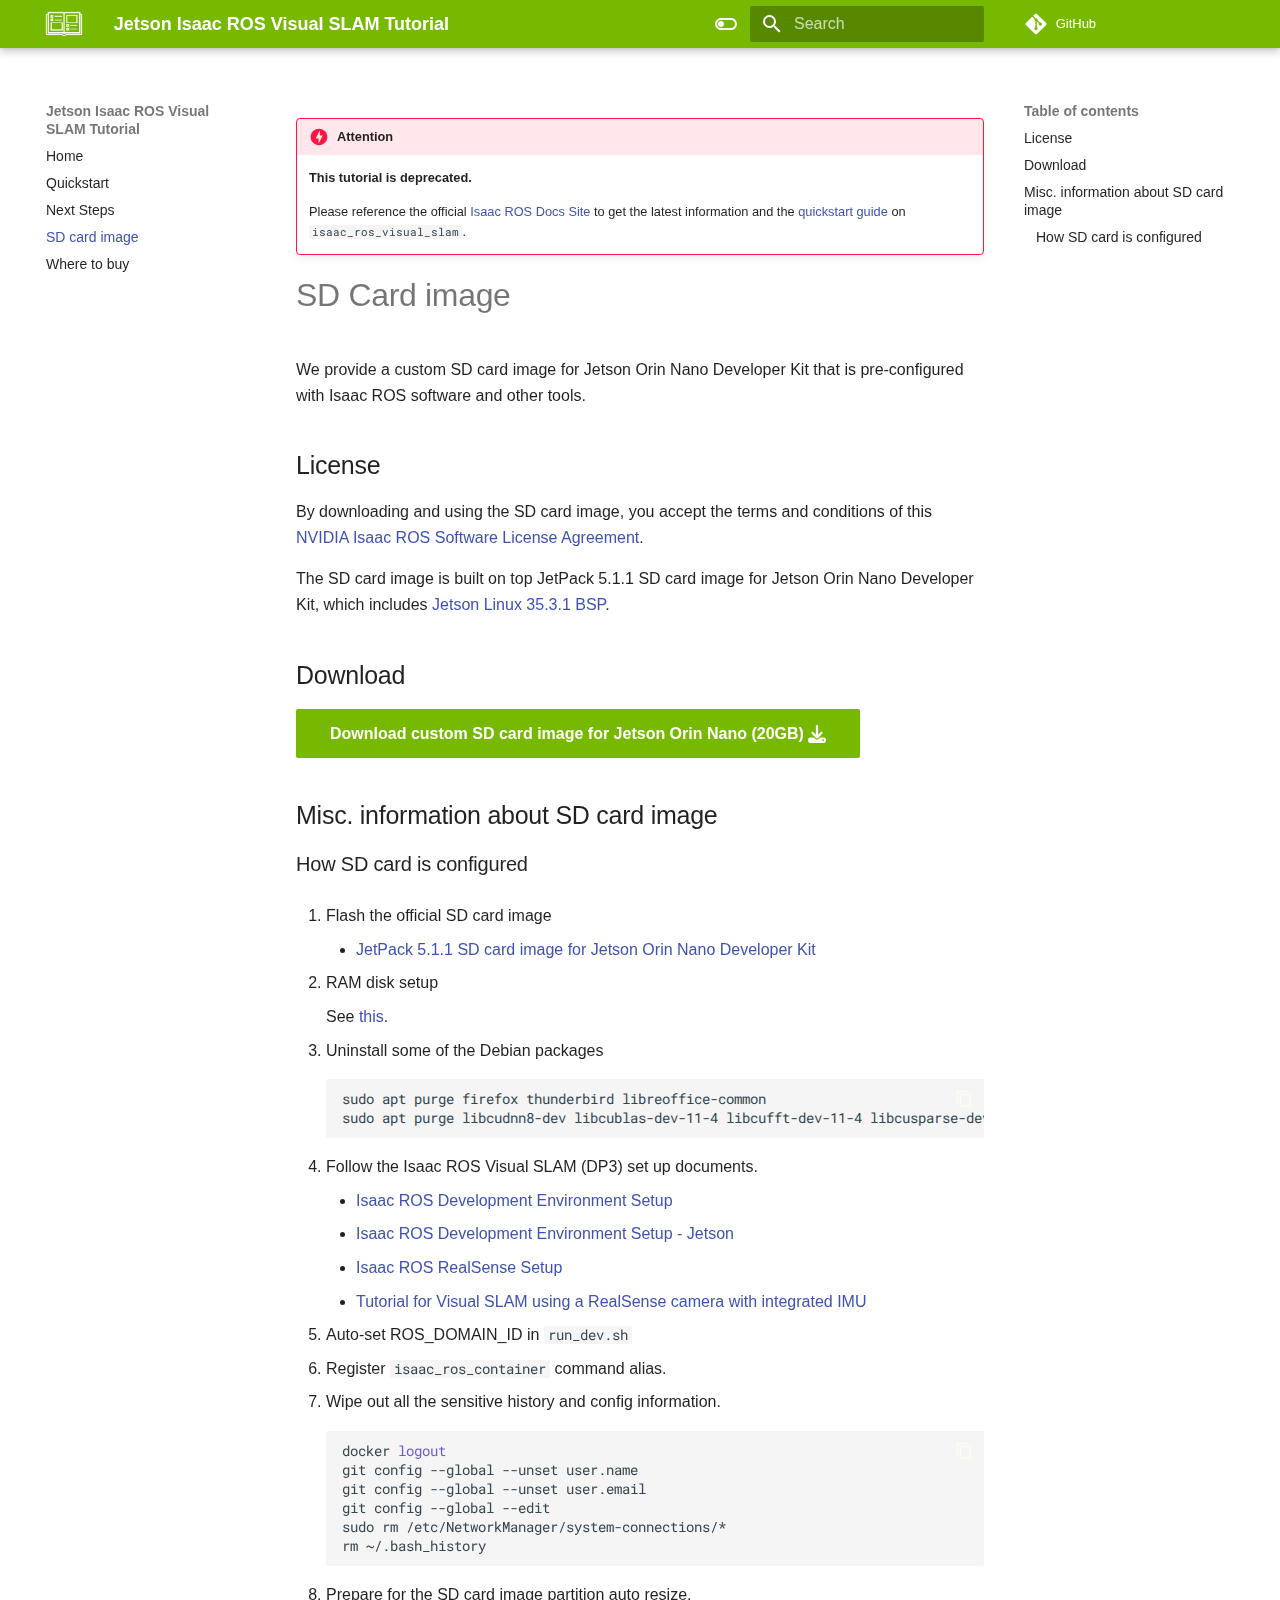
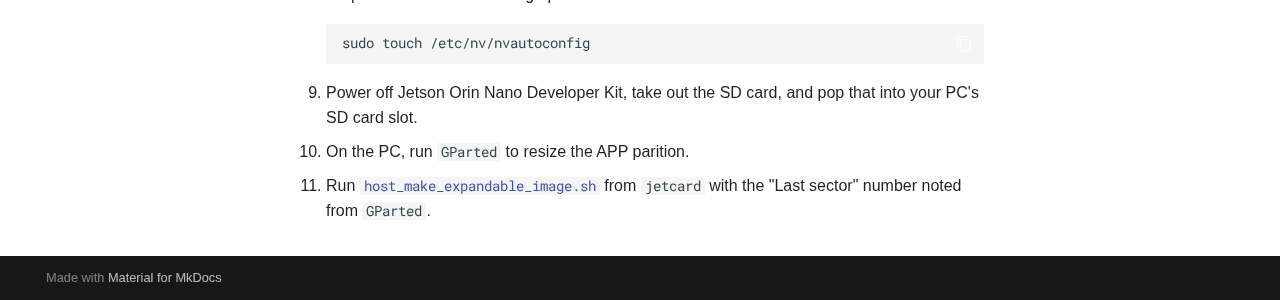
<file: sdcard.html>
<!doctype html>
<html lang="en" class="no-js">
  <head>
    
      <meta charset="utf-8">
      <meta name="viewport" content="width=device-width,initial-scale=1">
      
      
      
      
        <link rel="prev" href="nextsteps.html">
      
      
        <link rel="next" href="buy.html">
      
      
      <link rel="icon" href="images/m48-document-support-guide-256px-wht.png">
      <meta name="generator" content="mkdocs-1.5.3, mkdocs-material-9.5.11">
    
    
      
        <title>SD card image - Jetson Isaac ROS Visual SLAM Tutorial</title>
      
    
    
      <link rel="stylesheet" href="assets/stylesheets/main.7e359304.min.css">
      
        
        <link rel="stylesheet" href="assets/stylesheets/palette.06af60db.min.css">
      
      


    
    
      
    
    
      
        
        
        <link rel="preconnect" href="https://fonts.gstatic.com" crossorigin>
        <link rel="stylesheet" href="https://fonts.googleapis.com/css?family=Incosolata:300,300i,400,400i,700,700i%7CRoboto+Mono:400,400i,700,700i&display=fallback">
        <style>:root{--md-text-font:"Incosolata";--md-code-font:"Roboto Mono"}</style>
      
    
    
      <link rel="stylesheet" href="css/colors.css">
    
    <script>__md_scope=new URL(".",location),__md_hash=e=>[...e].reduce((e,_)=>(e<<5)-e+_.charCodeAt(0),0),__md_get=(e,_=localStorage,t=__md_scope)=>JSON.parse(_.getItem(t.pathname+"."+e)),__md_set=(e,_,t=localStorage,a=__md_scope)=>{try{t.setItem(a.pathname+"."+e,JSON.stringify(_))}catch(e){}}</script>
    
      
  


  
  

<script id="__analytics">function __md_analytics(){function n(){dataLayer.push(arguments)}window.dataLayer=window.dataLayer||[],n("js",new Date),n("config","G-0LQ6PLRJQZ"),document.addEventListener("DOMContentLoaded",function(){document.forms.search&&document.forms.search.query.addEventListener("blur",function(){this.value&&n("event","search",{search_term:this.value})}),document$.subscribe(function(){var a=document.forms.feedback;if(void 0!==a)for(var e of a.querySelectorAll("[type=submit]"))e.addEventListener("click",function(e){e.preventDefault();var t=document.location.pathname,e=this.getAttribute("data-md-value");n("event","feedback",{page:t,data:e}),a.firstElementChild.disabled=!0;e=a.querySelector(".md-feedback__note [data-md-value='"+e+"']");e&&(e.hidden=!1)}),a.hidden=!1}),location$.subscribe(function(e){n("config","G-0LQ6PLRJQZ",{page_path:e.pathname})})});var e=document.createElement("script");e.async=!0,e.src="https://www.googletagmanager.com/gtag/js?id=G-0LQ6PLRJQZ",document.getElementById("__analytics").insertAdjacentElement("afterEnd",e)}</script>
  
    <script>"undefined"!=typeof __md_analytics&&__md_analytics()</script>
  

    
    
    
  </head>
  
  
    
    
      
    
    
    
    
    <body dir="ltr" data-md-color-scheme="nvgreen" data-md-color-primary="indigo" data-md-color-accent="indigo">
  
    
    <input class="md-toggle" data-md-toggle="drawer" type="checkbox" id="__drawer" autocomplete="off">
    <input class="md-toggle" data-md-toggle="search" type="checkbox" id="__search" autocomplete="off">
    <label class="md-overlay" for="__drawer"></label>
    <div data-md-component="skip">
      
        
        <a href="#sd-card-image" class="md-skip">
          Skip to content
        </a>
      
    </div>
    <div data-md-component="announce">
      
    </div>
    
    
      

  

<header class="md-header md-header--shadow" data-md-component="header">
  <nav class="md-header__inner md-grid" aria-label="Header">
    <a href="index.html" title="Jetson Isaac ROS Visual SLAM Tutorial" class="md-header__button md-logo" aria-label="Jetson Isaac ROS Visual SLAM Tutorial" data-md-component="logo">
      
  <img src="images/m48-document-support-guide-256px-wht.png" alt="logo">

    </a>
    <label class="md-header__button md-icon" for="__drawer">
      
      <svg xmlns="http://www.w3.org/2000/svg" viewBox="0 0 24 24"><path d="M3 6h18v2H3V6m0 5h18v2H3v-2m0 5h18v2H3v-2Z"/></svg>
    </label>
    <div class="md-header__title" data-md-component="header-title">
      <div class="md-header__ellipsis">
        <div class="md-header__topic">
          <span class="md-ellipsis">
            Jetson Isaac ROS Visual SLAM Tutorial
          </span>
        </div>
        <div class="md-header__topic" data-md-component="header-topic">
          <span class="md-ellipsis">
            
              SD card image
            
          </span>
        </div>
      </div>
    </div>
    
      
        <form class="md-header__option" data-md-component="palette">
  
    
    
    
    <input class="md-option" data-md-color-media="(prefers-color-scheme: light)" data-md-color-scheme="nvgreen" data-md-color-primary="indigo" data-md-color-accent="indigo"  aria-label="Switch to dark mode"  type="radio" name="__palette" id="__palette_0">
    
      <label class="md-header__button md-icon" title="Switch to dark mode" for="__palette_1" hidden>
        <svg xmlns="http://www.w3.org/2000/svg" viewBox="0 0 24 24"><path d="M17 6H7c-3.31 0-6 2.69-6 6s2.69 6 6 6h10c3.31 0 6-2.69 6-6s-2.69-6-6-6zm0 10H7c-2.21 0-4-1.79-4-4s1.79-4 4-4h10c2.21 0 4 1.79 4 4s-1.79 4-4 4zM7 9c-1.66 0-3 1.34-3 3s1.34 3 3 3 3-1.34 3-3-1.34-3-3-3z"/></svg>
      </label>
    
  
    
    
    
    <input class="md-option" data-md-color-media="(prefers-color-scheme: dark)" data-md-color-scheme="slate" data-md-color-primary="indigo" data-md-color-accent="indigo"  aria-label="Switch to light mode"  type="radio" name="__palette" id="__palette_1">
    
      <label class="md-header__button md-icon" title="Switch to light mode" for="__palette_0" hidden>
        <svg xmlns="http://www.w3.org/2000/svg" viewBox="0 0 24 24"><path d="M17 7H7a5 5 0 0 0-5 5 5 5 0 0 0 5 5h10a5 5 0 0 0 5-5 5 5 0 0 0-5-5m0 8a3 3 0 0 1-3-3 3 3 0 0 1 3-3 3 3 0 0 1 3 3 3 3 0 0 1-3 3Z"/></svg>
      </label>
    
  
</form>
      
    
    
      <script>var media,input,key,value,palette=__md_get("__palette");if(palette&&palette.color){"(prefers-color-scheme)"===palette.color.media&&(media=matchMedia("(prefers-color-scheme: light)"),input=document.querySelector(media.matches?"[data-md-color-media='(prefers-color-scheme: light)']":"[data-md-color-media='(prefers-color-scheme: dark)']"),palette.color.media=input.getAttribute("data-md-color-media"),palette.color.scheme=input.getAttribute("data-md-color-scheme"),palette.color.primary=input.getAttribute("data-md-color-primary"),palette.color.accent=input.getAttribute("data-md-color-accent"));for([key,value]of Object.entries(palette.color))document.body.setAttribute("data-md-color-"+key,value)}</script>
    
    
    
      <label class="md-header__button md-icon" for="__search">
        
        <svg xmlns="http://www.w3.org/2000/svg" viewBox="0 0 24 24"><path d="M9.5 3A6.5 6.5 0 0 1 16 9.5c0 1.61-.59 3.09-1.56 4.23l.27.27h.79l5 5-1.5 1.5-5-5v-.79l-.27-.27A6.516 6.516 0 0 1 9.5 16 6.5 6.5 0 0 1 3 9.5 6.5 6.5 0 0 1 9.5 3m0 2C7 5 5 7 5 9.5S7 14 9.5 14 14 12 14 9.5 12 5 9.5 5Z"/></svg>
      </label>
      <div class="md-search" data-md-component="search" role="dialog">
  <label class="md-search__overlay" for="__search"></label>
  <div class="md-search__inner" role="search">
    <form class="md-search__form" name="search">
      <input type="text" class="md-search__input" name="query" aria-label="Search" placeholder="Search" autocapitalize="off" autocorrect="off" autocomplete="off" spellcheck="false" data-md-component="search-query" required>
      <label class="md-search__icon md-icon" for="__search">
        
        <svg xmlns="http://www.w3.org/2000/svg" viewBox="0 0 24 24"><path d="M9.5 3A6.5 6.5 0 0 1 16 9.5c0 1.61-.59 3.09-1.56 4.23l.27.27h.79l5 5-1.5 1.5-5-5v-.79l-.27-.27A6.516 6.516 0 0 1 9.5 16 6.5 6.5 0 0 1 3 9.5 6.5 6.5 0 0 1 9.5 3m0 2C7 5 5 7 5 9.5S7 14 9.5 14 14 12 14 9.5 12 5 9.5 5Z"/></svg>
        
        <svg xmlns="http://www.w3.org/2000/svg" viewBox="0 0 24 24"><path d="M20 11v2H8l5.5 5.5-1.42 1.42L4.16 12l7.92-7.92L13.5 5.5 8 11h12Z"/></svg>
      </label>
      <nav class="md-search__options" aria-label="Search">
        
        <button type="reset" class="md-search__icon md-icon" title="Clear" aria-label="Clear" tabindex="-1">
          
          <svg xmlns="http://www.w3.org/2000/svg" viewBox="0 0 24 24"><path d="M19 6.41 17.59 5 12 10.59 6.41 5 5 6.41 10.59 12 5 17.59 6.41 19 12 13.41 17.59 19 19 17.59 13.41 12 19 6.41Z"/></svg>
        </button>
      </nav>
      
    </form>
    <div class="md-search__output">
      <div class="md-search__scrollwrap" data-md-scrollfix>
        <div class="md-search-result" data-md-component="search-result">
          <div class="md-search-result__meta">
            Initializing search
          </div>
          <ol class="md-search-result__list" role="presentation"></ol>
        </div>
      </div>
    </div>
  </div>
</div>
    
    
      <div class="md-header__source">
        <a href="https://github.com/NVIDIA-AI-IOT/jetson_isaac_ros_visual_slam_tutorial/" title="Go to repository" class="md-source" data-md-component="source">
  <div class="md-source__icon md-icon">
    
    <svg xmlns="http://www.w3.org/2000/svg" viewBox="0 0 448 512"><!--! Font Awesome Free 6.5.1 by @fontawesome - https://fontawesome.com License - https://fontawesome.com/license/free (Icons: CC BY 4.0, Fonts: SIL OFL 1.1, Code: MIT License) Copyright 2023 Fonticons, Inc.--><path d="M439.55 236.05 244 40.45a28.87 28.87 0 0 0-40.81 0l-40.66 40.63 51.52 51.52c27.06-9.14 52.68 16.77 43.39 43.68l49.66 49.66c34.23-11.8 61.18 31 35.47 56.69-26.49 26.49-70.21-2.87-56-37.34L240.22 199v121.85c25.3 12.54 22.26 41.85 9.08 55a34.34 34.34 0 0 1-48.55 0c-17.57-17.6-11.07-46.91 11.25-56v-123c-20.8-8.51-24.6-30.74-18.64-45L142.57 101 8.45 235.14a28.86 28.86 0 0 0 0 40.81l195.61 195.6a28.86 28.86 0 0 0 40.8 0l194.69-194.69a28.86 28.86 0 0 0 0-40.81z"/></svg>
  </div>
  <div class="md-source__repository">
    GitHub
  </div>
</a>
      </div>
    
  </nav>
  
</header>
    
    <div class="md-container" data-md-component="container">
      
      
        
          
        
      
      <main class="md-main" data-md-component="main">
        <div class="md-main__inner md-grid">
          
            
              
              <div class="md-sidebar md-sidebar--primary" data-md-component="sidebar" data-md-type="navigation" >
                <div class="md-sidebar__scrollwrap">
                  <div class="md-sidebar__inner">
                    



<nav class="md-nav md-nav--primary" aria-label="Navigation" data-md-level="0">
  <label class="md-nav__title" for="__drawer">
    <a href="index.html" title="Jetson Isaac ROS Visual SLAM Tutorial" class="md-nav__button md-logo" aria-label="Jetson Isaac ROS Visual SLAM Tutorial" data-md-component="logo">
      
  <img src="images/m48-document-support-guide-256px-wht.png" alt="logo">

    </a>
    Jetson Isaac ROS Visual SLAM Tutorial
  </label>
  
    <div class="md-nav__source">
      <a href="https://github.com/NVIDIA-AI-IOT/jetson_isaac_ros_visual_slam_tutorial/" title="Go to repository" class="md-source" data-md-component="source">
  <div class="md-source__icon md-icon">
    
    <svg xmlns="http://www.w3.org/2000/svg" viewBox="0 0 448 512"><!--! Font Awesome Free 6.5.1 by @fontawesome - https://fontawesome.com License - https://fontawesome.com/license/free (Icons: CC BY 4.0, Fonts: SIL OFL 1.1, Code: MIT License) Copyright 2023 Fonticons, Inc.--><path d="M439.55 236.05 244 40.45a28.87 28.87 0 0 0-40.81 0l-40.66 40.63 51.52 51.52c27.06-9.14 52.68 16.77 43.39 43.68l49.66 49.66c34.23-11.8 61.18 31 35.47 56.69-26.49 26.49-70.21-2.87-56-37.34L240.22 199v121.85c25.3 12.54 22.26 41.85 9.08 55a34.34 34.34 0 0 1-48.55 0c-17.57-17.6-11.07-46.91 11.25-56v-123c-20.8-8.51-24.6-30.74-18.64-45L142.57 101 8.45 235.14a28.86 28.86 0 0 0 0 40.81l195.61 195.6a28.86 28.86 0 0 0 40.8 0l194.69-194.69a28.86 28.86 0 0 0 0-40.81z"/></svg>
  </div>
  <div class="md-source__repository">
    GitHub
  </div>
</a>
    </div>
  
  <ul class="md-nav__list" data-md-scrollfix>
    
      
      
  
  
  
  
    <li class="md-nav__item">
      <a href="index.html" class="md-nav__link">
        
  
  <span class="md-ellipsis">
    Home
  </span>
  

      </a>
    </li>
  

    
      
      
  
  
  
  
    <li class="md-nav__item">
      <a href="quickstart.html" class="md-nav__link">
        
  
  <span class="md-ellipsis">
    Quickstart
  </span>
  

      </a>
    </li>
  

    
      
      
  
  
  
  
    <li class="md-nav__item">
      <a href="nextsteps.html" class="md-nav__link">
        
  
  <span class="md-ellipsis">
    Next Steps
  </span>
  

      </a>
    </li>
  

    
      
      
  
  
    
  
  
  
    <li class="md-nav__item md-nav__item--active">
      
      <input class="md-nav__toggle md-toggle" type="checkbox" id="__toc">
      
      
        
      
      
        <label class="md-nav__link md-nav__link--active" for="__toc">
          
  
  <span class="md-ellipsis">
    SD card image
  </span>
  

          <span class="md-nav__icon md-icon"></span>
        </label>
      
      <a href="sdcard.html" class="md-nav__link md-nav__link--active">
        
  
  <span class="md-ellipsis">
    SD card image
  </span>
  

      </a>
      
        

<nav class="md-nav md-nav--secondary" aria-label="Table of contents">
  
  
  
    
  
  
    <label class="md-nav__title" for="__toc">
      <span class="md-nav__icon md-icon"></span>
      Table of contents
    </label>
    <ul class="md-nav__list" data-md-component="toc" data-md-scrollfix>
      
        <li class="md-nav__item">
  <a href="#license" class="md-nav__link">
    <span class="md-ellipsis">
      License
    </span>
  </a>
  
</li>
      
        <li class="md-nav__item">
  <a href="#download" class="md-nav__link">
    <span class="md-ellipsis">
      Download
    </span>
  </a>
  
</li>
      
        <li class="md-nav__item">
  <a href="#misc-information-about-sd-card-image" class="md-nav__link">
    <span class="md-ellipsis">
      Misc. information about SD card image
    </span>
  </a>
  
    <nav class="md-nav" aria-label="Misc. information about SD card image">
      <ul class="md-nav__list">
        
          <li class="md-nav__item">
  <a href="#how-sd-card-is-configured" class="md-nav__link">
    <span class="md-ellipsis">
      How SD card is configured
    </span>
  </a>
  
</li>
        
      </ul>
    </nav>
  
</li>
      
    </ul>
  
</nav>
      
    </li>
  

    
      
      
  
  
  
  
    <li class="md-nav__item">
      <a href="buy.html" class="md-nav__link">
        
  
  <span class="md-ellipsis">
    Where to buy
  </span>
  

      </a>
    </li>
  

    
  </ul>
</nav>
                  </div>
                </div>
              </div>
            
            
              
              <div class="md-sidebar md-sidebar--secondary" data-md-component="sidebar" data-md-type="toc" >
                <div class="md-sidebar__scrollwrap">
                  <div class="md-sidebar__inner">
                    

<nav class="md-nav md-nav--secondary" aria-label="Table of contents">
  
  
  
    
  
  
    <label class="md-nav__title" for="__toc">
      <span class="md-nav__icon md-icon"></span>
      Table of contents
    </label>
    <ul class="md-nav__list" data-md-component="toc" data-md-scrollfix>
      
        <li class="md-nav__item">
  <a href="#license" class="md-nav__link">
    <span class="md-ellipsis">
      License
    </span>
  </a>
  
</li>
      
        <li class="md-nav__item">
  <a href="#download" class="md-nav__link">
    <span class="md-ellipsis">
      Download
    </span>
  </a>
  
</li>
      
        <li class="md-nav__item">
  <a href="#misc-information-about-sd-card-image" class="md-nav__link">
    <span class="md-ellipsis">
      Misc. information about SD card image
    </span>
  </a>
  
    <nav class="md-nav" aria-label="Misc. information about SD card image">
      <ul class="md-nav__list">
        
          <li class="md-nav__item">
  <a href="#how-sd-card-is-configured" class="md-nav__link">
    <span class="md-ellipsis">
      How SD card is configured
    </span>
  </a>
  
</li>
        
      </ul>
    </nav>
  
</li>
      
    </ul>
  
</nav>
                  </div>
                </div>
              </div>
            
          
          
            <div class="md-content" data-md-component="content">
              <article class="md-content__inner md-typeset">
                
                  

  
  


<div class="admonition danger">
<p class="admonition-title">Attention</p>
<p><strong>This tutorial is deprecated.</strong></p>
<p>Please reference the official <a href="https://nvidia-isaac-ros.github.io/">Isaac ROS Docs Site</a> to get the latest information and the <a href="https://nvidia-isaac-ros.github.io/repositories_and_packages/isaac_ros_visual_slam/isaac_ros_visual_slam/index.html#quickstart">quickstart guide</a> on <code>isaac_ros_visual_slam</code>.</p>
</div>
<h1 id="sd-card-image">SD Card image</h1>
<p>We provide a custom SD card image for Jetson Orin Nano Developer Kit that is pre-configured with Isaac ROS software and other tools.</p>
<h2 id="license">License</h2>
<p>By downloading and using the SD card image, you accept the terms and conditions of this <a href="NVIDIA-ISAAC-ROS-SOFTWARE-LICENSE.html">NVIDIA Isaac ROS Software License Agreement</a>.</p>
<p>The SD card image is built on top JetPack 5.1.1 SD card image for Jetson Orin Nano Developer Kit, which includes <a href="https://developer.nvidia.com/embedded/jetson-linux-r3531">Jetson Linux 35.3.1 BSP</a>.</p>
<h2 id="download">Download</h2>
<p><a class="md-button md-button--primary" href="https://developer.nvidia.com/downloads/isaac-ros-visual-slam-orin-nano-image">Download custom SD card image for Jetson Orin Nano (20GB) <span class="twemoji"><svg xmlns="http://www.w3.org/2000/svg" viewBox="0 0 512 512"><!--! Font Awesome Free 6.5.1 by @fontawesome - https://fontawesome.com License - https://fontawesome.com/license/free (Icons: CC BY 4.0, Fonts: SIL OFL 1.1, Code: MIT License) Copyright 2023 Fonticons, Inc.--><path d="M288 32c0-17.7-14.3-32-32-32s-32 14.3-32 32v242.7l-73.4-73.4c-12.5-12.5-32.8-12.5-45.3 0s-12.5 32.8 0 45.3l128 128c12.5 12.5 32.8 12.5 45.3 0l128-128c12.5-12.5 12.5-32.8 0-45.3s-32.8-12.5-45.3 0L288 274.7V32zM64 352c-35.3 0-64 28.7-64 64v32c0 35.3 28.7 64 64 64h384c35.3 0 64-28.7 64-64v-32c0-35.3-28.7-64-64-64H346.5l-45.3 45.3c-25 25-65.5 25-90.5 0L165.5 352H64zm368 56a24 24 0 1 1 0 48 24 24 0 1 1 0-48z"/></svg></span></a></p>
<h2 id="misc-information-about-sd-card-image">Misc. information about SD card image</h2>
<h3 id="how-sd-card-is-configured">How SD card is configured</h3>
<ol>
<li>
<p>Flash the official SD card image</p>
<ul>
<li><a href="https://developer.nvidia.com/downloads/embedded/l4t/r35_release_v3.1/sd_card_b49/jp511-orin-nano-sd-card-image.zip/">JetPack 5.1.1 SD card image for Jetson Orin Nano Developer Kit</a></li>
</ul>
</li>
<li>
<p>RAM disk setup</p>
<p>See <a href="https://gitlab-master.nvidia.com/isaac_ros/isaac_ros_common/-/blob/cyato/docs-ramdisk/docs/dev-env-setup_jetson.md#optinal-ramdisk-setup">this</a>.</p>
</li>
<li>
<p>Uninstall some of the Debian packages</p>
<div class="highlight"><pre><span></span><code>sudo apt purge firefox thunderbird libreoffice-common
sudo apt purge libcudnn8-dev libcublas-dev-11-4 libcufft-dev-11-4 libcusparse-dev-11-4 libcusolver-dev-11-4 libnpp-dev-11-4 libcurand-dev-11-4
</code></pre></div>
</li>
<li>
<p>Follow the Isaac ROS Visual SLAM (DP3) set up documents.</p>
<ul>
<li><a href="https://github.com/NVIDIA-ISAAC-ROS/isaac_ros_common/blob/main/docs/dev-env-setup.md">Isaac ROS Development Environment Setup</a></li>
<li><a href="https://github.com/NVIDIA-ISAAC-ROS/isaac_ros_common/blob/main/docs/dev-env-setup_jetson.md">Isaac ROS Development Environment Setup - Jetson</a></li>
<li><a href="https://github.com/NVIDIA-ISAAC-ROS/.github/blob/main/profile/realsense-setup.md">Isaac ROS RealSense Setup</a></li>
<li><a href="https://github.com/NVIDIA-ISAAC-ROS/isaac_ros_visual_slam/blob/main/docs/tutorial-realsense.md#tutorial-for-visual-slam-using-a-realsense-camera">Tutorial for Visual SLAM using a RealSense camera with integrated IMU</a></li>
</ul>
</li>
<li>
<p>Auto-set ROS_DOMAIN_ID in <code>run_dev.sh</code></p>
</li>
<li>
<p>Register <code>isaac_ros_container</code> command alias. </p>
</li>
<li>
<p>Wipe out all the sensitive history and config information.</p>
<div class="copy highlight"><pre><span></span><code>docker<span class="w"> </span><span class="nb">logout</span>
git<span class="w"> </span>config<span class="w"> </span>--global<span class="w"> </span>--unset<span class="w"> </span>user.name
git<span class="w"> </span>config<span class="w"> </span>--global<span class="w"> </span>--unset<span class="w"> </span>user.email
git<span class="w"> </span>config<span class="w"> </span>--global<span class="w"> </span>--edit
sudo<span class="w"> </span>rm<span class="w"> </span>/etc/NetworkManager/system-connections/*
rm<span class="w"> </span>~/.bash_history
</code></pre></div>
</li>
<li>
<p>Prepare for the SD card image partition auto resize.</p>
<div class="copy highlight"><pre><span></span><code>sudo<span class="w"> </span>touch<span class="w"> </span>/etc/nv/nvautoconfig
</code></pre></div>
</li>
<li>
<p>Power off Jetson Orin Nano Developer Kit, take out the SD card, and pop that into your PC's SD card slot.</p>
</li>
<li>
<p>On the PC, run <code>GParted</code> to resize the APP parition.</p>
</li>
<li>
<p>Run <a href="https://github.com/NVIDIA-AI-IOT/jetcard/blob/master/scripts/host_make_expandable_image.sh"><code>host_make_expandable_image.sh</code></a> from <code>jetcard</code> with the "Last sector" number noted from <code>GParted</code>.</p>
</li>
</ol>









  




                
              </article>
            </div>
          
          
  <script>var tabs=__md_get("__tabs");if(Array.isArray(tabs))e:for(var set of document.querySelectorAll(".tabbed-set")){var tab,labels=set.querySelector(".tabbed-labels");for(tab of tabs)for(var label of labels.getElementsByTagName("label"))if(label.innerText.trim()===tab){var input=document.getElementById(label.htmlFor);input.checked=!0;continue e}}</script>

<script>var target=document.getElementById(location.hash.slice(1));target&&target.name&&(target.checked=target.name.startsWith("__tabbed_"))</script>
        </div>
        
      </main>
      
        <footer class="md-footer">
  
  <div class="md-footer-meta md-typeset">
    <div class="md-footer-meta__inner md-grid">
      <div class="md-copyright">
  
  
    Made with
    <a href="https://squidfunk.github.io/mkdocs-material/" target="_blank" rel="noopener">
      Material for MkDocs
    </a>
  
</div>
      
    </div>
  </div>
</footer>
      
    </div>
    <div class="md-dialog" data-md-component="dialog">
      <div class="md-dialog__inner md-typeset"></div>
    </div>
    
    
    <script id="__config" type="application/json">{"base": ".", "features": ["navigation.indexes", "navigation.expand", "content.tabs.link", "content.code.copy"], "search": "assets/javascripts/workers/search.b8dbb3d2.min.js", "translations": {"clipboard.copied": "Copied to clipboard", "clipboard.copy": "Copy to clipboard", "search.result.more.one": "1 more on this page", "search.result.more.other": "# more on this page", "search.result.none": "No matching documents", "search.result.one": "1 matching document", "search.result.other": "# matching documents", "search.result.placeholder": "Type to start searching", "search.result.term.missing": "Missing", "select.version": "Select version"}}</script>
    
    
      <script src="assets/javascripts/bundle.8fd75fb4.min.js"></script>
      
    
  </body>
</html>
</file>
<file: css/colors.css>
[data-md-color-scheme="nvgreen"] {

	--md-primary-fg-color:        #76B900;
	--md-primary-fg-color--light: #C5E1A5;
	--md-primary-fg-color--dark:  #518000;
	--md-accent-fg-color: #004D40;

	--md-mermaid-node-bg-color: #e3f5c5;
    --md-mermaid-node-fg-color: #518000;
	--md-default-fg-color--lightest:     #f9fff2;
	
}

[data-md-color-scheme="slate"] {
	
	--md-primary-fg-color:        #76B900;
	--md-primary-fg-color--light: #C5E1A5;
	--md-primary-fg-color--dark:  #518000;
	--md-accent-fg-color: #a2ff00;

	--md-mermaid-node-bg-color: #518000;
    --md-mermaid-node-fg-color: #e3f5c5;
    --md-default-fg-color--lightest:     #384e4c;

	--md-hue: 210; 
  }


.numberCircle {
	
	font:  Arial, sans-serif;

    width: 1.5em;
    height: 1.5em;
    box-sizing: initial;
	
	display: inline-block;

	background: #76B900;
	color: #FFFFFF;
	text-align: center;
    border-radius: 100%;    

    line-height: 1.5em;
    box-sizing: content-box;   
}


.roundSquare {
	
	font:  Arial, sans-serif;

    height: 1.25em;
    box-sizing: initial;
	
	display: inline-block;

	background: #004D40;
    border: 0.1em solid #CCCCCC;
	color: #FFFFFF;
	text-align: center;
    border-radius: 0.5em;    

    line-height: 1.25em;
    box-sizing: content-box;   

	padding: 0.2em

}

.highlightYellow {
	background: #ffc105;
    border-radius: 0.5em;  
	padding: 0.2em
}

.highlightGreen {
	background: #00c753;
    border-radius: 0.5em;  
	padding: 0.2em
}

.highlightGray {
	background: #DDDDDD;
    border-radius: 0.5em;  
	padding: 0.2em;
	color: #333333;
}

.center50 {
	display: block;
	margin-left: auto;
	margin-right: auto;
	width: 50%;
}

.right {
	clear: none;
	float: right;
	width: 50%;
	padding: 0rem 0.5rem 0rem 0.5rem ;
}

.left {
	clear: none;
	float: left;
	width: 50%;
	padding: 0rem 0.5rem 0rem 0.5rem ;
}

.right40 {
	clear: none;
	float: right;
	width: 40%;
	padding: 0rem 0.5rem 0rem 1.5rem ;
}

.left40 {
	clear: none;
	float: left;
	width: 40%;
	padding: 0rem 1.5rem 0rem 0.5rem ;
}

.dmark {
    position: relative;
    display: inline-block;
    border-bottom: 1px dotted black;
}

.dmark .dmarkpopup {
    visibility: hidden;
    width: 400px;
    background-color: #DDDDDD;
    color: #fff;
    text-align: center;
    border-radius: 12px;
    padding: 15px;
    margin: 5px;
	box-shadow: 5px 5px 15px #004D40;
    position: absolute;
    z-index: 1;
}

.dmark:hover .dmarkpopup {
    visibility: visible;
}

.md-footer__inner { display: none }

.twitter {
	color: #1DA1F2;
  }

.nvgreen {
	color: #76B900;
  }

.nvdarkgreen {
	color: #006666;
  }

.ubuntuorange {
	color: #dd4814;
  }

.ubuntupurple {
	color: #77216f;
  }
</file>
<file: assets/stylesheets/main.7e359304.min.css>
@charset "UTF-8";html{-webkit-text-size-adjust:none;-moz-text-size-adjust:none;text-size-adjust:none;box-sizing:border-box}*,:after,:before{box-sizing:inherit}@media (prefers-reduced-motion){*,:after,:before{transition:none!important}}body{margin:0}a,button,input,label{-webkit-tap-highlight-color:transparent}a{color:inherit;text-decoration:none}hr{border:0;box-sizing:initial;display:block;height:.05rem;overflow:visible;padding:0}small{font-size:80%}sub,sup{line-height:1em}img{border-style:none}table{border-collapse:initial;border-spacing:0}td,th{font-weight:400;vertical-align:top}button{background:#0000;border:0;font-family:inherit;font-size:inherit;margin:0;padding:0}input{border:0;outline:none}:root{--md-primary-fg-color:#4051b5;--md-primary-fg-color--light:#5d6cc0;--md-primary-fg-color--dark:#303fa1;--md-primary-bg-color:#fff;--md-primary-bg-color--light:#ffffffb3;--md-accent-fg-color:#526cfe;--md-accent-fg-color--transparent:#526cfe1a;--md-accent-bg-color:#fff;--md-accent-bg-color--light:#ffffffb3}[data-md-color-scheme=default]{color-scheme:light}[data-md-color-scheme=default] img[src$="#gh-dark-mode-only"],[data-md-color-scheme=default] img[src$="#only-dark"]{display:none}:root,[data-md-color-scheme=default]{--md-hue:225deg;--md-default-fg-color:#000000de;--md-default-fg-color--light:#0000008a;--md-default-fg-color--lighter:#00000052;--md-default-fg-color--lightest:#00000012;--md-default-bg-color:#fff;--md-default-bg-color--light:#ffffffb3;--md-default-bg-color--lighter:#ffffff4d;--md-default-bg-color--lightest:#ffffff1f;--md-code-fg-color:#36464e;--md-code-bg-color:#f5f5f5;--md-code-hl-color:#4287ff;--md-code-hl-color--light:#4287ff1a;--md-code-hl-number-color:#d52a2a;--md-code-hl-special-color:#db1457;--md-code-hl-function-color:#a846b9;--md-code-hl-constant-color:#6e59d9;--md-code-hl-keyword-color:#3f6ec6;--md-code-hl-string-color:#1c7d4d;--md-code-hl-name-color:var(--md-code-fg-color);--md-code-hl-operator-color:var(--md-default-fg-color--light);--md-code-hl-punctuation-color:var(--md-default-fg-color--light);--md-code-hl-comment-color:var(--md-default-fg-color--light);--md-code-hl-generic-color:var(--md-default-fg-color--light);--md-code-hl-variable-color:var(--md-default-fg-color--light);--md-typeset-color:var(--md-default-fg-color);--md-typeset-a-color:var(--md-primary-fg-color);--md-typeset-del-color:#f5503d26;--md-typeset-ins-color:#0bd57026;--md-typeset-kbd-color:#fafafa;--md-typeset-kbd-accent-color:#fff;--md-typeset-kbd-border-color:#b8b8b8;--md-typeset-mark-color:#ffff0080;--md-typeset-table-color:#0000001f;--md-typeset-table-color--light:rgba(0,0,0,.035);--md-admonition-fg-color:var(--md-default-fg-color);--md-admonition-bg-color:var(--md-default-bg-color);--md-warning-fg-color:#000000de;--md-warning-bg-color:#ff9;--md-footer-fg-color:#fff;--md-footer-fg-color--light:#ffffffb3;--md-footer-fg-color--lighter:#ffffff73;--md-footer-bg-color:#000000de;--md-footer-bg-color--dark:#00000052;--md-shadow-z1:0 0.2rem 0.5rem #0000000d,0 0 0.05rem #0000001a;--md-shadow-z2:0 0.2rem 0.5rem #0000001a,0 0 0.05rem #00000040;--md-shadow-z3:0 0.2rem 0.5rem #0003,0 0 0.05rem #00000059}.md-icon svg{fill:currentcolor;display:block;height:1.2rem;width:1.2rem}body{-webkit-font-smoothing:antialiased;-moz-osx-font-smoothing:grayscale;--md-text-font-family:var(--md-text-font,_),-apple-system,BlinkMacSystemFont,Helvetica,Arial,sans-serif;--md-code-font-family:var(--md-code-font,_),SFMono-Regular,Consolas,Menlo,monospace}aside,body,input{font-feature-settings:"kern","liga";color:var(--md-typeset-color);font-family:var(--md-text-font-family)}code,kbd,pre{font-feature-settings:"kern";font-family:var(--md-code-font-family)}:root{--md-typeset-table-sort-icon:url('data:image/svg+xml;charset=utf-8,<svg xmlns="http://www.w3.org/2000/svg" viewBox="0 0 24 24"><path d="m18 21-4-4h3V7h-3l4-4 4 4h-3v10h3M2 19v-2h10v2M2 13v-2h7v2M2 7V5h4v2H2Z"/></svg>');--md-typeset-table-sort-icon--asc:url('data:image/svg+xml;charset=utf-8,<svg xmlns="http://www.w3.org/2000/svg" viewBox="0 0 24 24"><path d="M19 17h3l-4 4-4-4h3V3h2M2 17h10v2H2M6 5v2H2V5m0 6h7v2H2v-2Z"/></svg>');--md-typeset-table-sort-icon--desc:url('data:image/svg+xml;charset=utf-8,<svg xmlns="http://www.w3.org/2000/svg" viewBox="0 0 24 24"><path d="M19 7h3l-4-4-4 4h3v14h2M2 17h10v2H2M6 5v2H2V5m0 6h7v2H2v-2Z"/></svg>')}.md-typeset{-webkit-print-color-adjust:exact;color-adjust:exact;font-size:.8rem;line-height:1.6}@media print{.md-typeset{font-size:.68rem}}.md-typeset blockquote,.md-typeset dl,.md-typeset figure,.md-typeset ol,.md-typeset pre,.md-typeset ul{margin-bottom:1em;margin-top:1em}.md-typeset h1{color:var(--md-default-fg-color--light);font-size:2em;line-height:1.3;margin:0 0 1.25em}.md-typeset h1,.md-typeset h2{font-weight:300;letter-spacing:-.01em}.md-typeset h2{font-size:1.5625em;line-height:1.4;margin:1.6em 0 .64em}.md-typeset h3{font-size:1.25em;font-weight:400;letter-spacing:-.01em;line-height:1.5;margin:1.6em 0 .8em}.md-typeset h2+h3{margin-top:.8em}.md-typeset h4{font-weight:700;letter-spacing:-.01em;margin:1em 0}.md-typeset h5,.md-typeset h6{color:var(--md-default-fg-color--light);font-size:.8em;font-weight:700;letter-spacing:-.01em;margin:1.25em 0}.md-typeset h5{text-transform:uppercase}.md-typeset hr{border-bottom:.05rem solid var(--md-default-fg-color--lightest);display:flow-root;margin:1.5em 0}.md-typeset a{color:var(--md-typeset-a-color);word-break:break-word}.md-typeset a,.md-typeset a:before{transition:color 125ms}.md-typeset a:focus,.md-typeset a:hover{color:var(--md-accent-fg-color)}.md-typeset a:focus code,.md-typeset a:hover code{background-color:var(--md-accent-fg-color--transparent)}.md-typeset a code{color:currentcolor;transition:background-color 125ms}.md-typeset a.focus-visible{outline-color:var(--md-accent-fg-color);outline-offset:.2rem}.md-typeset code,.md-typeset kbd,.md-typeset pre{color:var(--md-code-fg-color);direction:ltr;font-variant-ligatures:none}@media print{.md-typeset code,.md-typeset kbd,.md-typeset pre{white-space:pre-wrap}}.md-typeset code{background-color:var(--md-code-bg-color);border-radius:.1rem;-webkit-box-decoration-break:clone;box-decoration-break:clone;font-size:.85em;padding:0 .2941176471em;word-break:break-word}.md-typeset code:not(.focus-visible){-webkit-tap-highlight-color:transparent;outline:none}.md-typeset pre{display:flow-root;line-height:1.4;position:relative}.md-typeset pre>code{-webkit-box-decoration-break:slice;box-decoration-break:slice;box-shadow:none;display:block;margin:0;outline-color:var(--md-accent-fg-color);overflow:auto;padding:.7720588235em 1.1764705882em;scrollbar-color:var(--md-default-fg-color--lighter) #0000;scrollbar-width:thin;touch-action:auto;word-break:normal}.md-typeset pre>code:hover{scrollbar-color:var(--md-accent-fg-color) #0000}.md-typeset pre>code::-webkit-scrollbar{height:.2rem;width:.2rem}.md-typeset pre>code::-webkit-scrollbar-thumb{background-color:var(--md-default-fg-color--lighter)}.md-typeset pre>code::-webkit-scrollbar-thumb:hover{background-color:var(--md-accent-fg-color)}.md-typeset kbd{background-color:var(--md-typeset-kbd-color);border-radius:.1rem;box-shadow:0 .1rem 0 .05rem var(--md-typeset-kbd-border-color),0 .1rem 0 var(--md-typeset-kbd-border-color),0 -.1rem .2rem var(--md-typeset-kbd-accent-color) inset;color:var(--md-default-fg-color);display:inline-block;font-size:.75em;padding:0 .6666666667em;vertical-align:text-top;word-break:break-word}.md-typeset mark{background-color:var(--md-typeset-mark-color);-webkit-box-decoration-break:clone;box-decoration-break:clone;color:inherit;word-break:break-word}.md-typeset abbr{border-bottom:.05rem dotted var(--md-default-fg-color--light);cursor:help;text-decoration:none}.md-typeset small{opacity:.75}[dir=ltr] .md-typeset sub,[dir=ltr] .md-typeset sup{margin-left:.078125em}[dir=rtl] .md-typeset sub,[dir=rtl] .md-typeset sup{margin-right:.078125em}[dir=ltr] .md-typeset blockquote{padding-left:.6rem}[dir=rtl] .md-typeset blockquote{padding-right:.6rem}[dir=ltr] .md-typeset blockquote{border-left:.2rem solid var(--md-default-fg-color--lighter)}[dir=rtl] .md-typeset blockquote{border-right:.2rem solid var(--md-default-fg-color--lighter)}.md-typeset blockquote{color:var(--md-default-fg-color--light);margin-left:0;margin-right:0}.md-typeset ul{list-style-type:disc}[dir=ltr] .md-typeset ol,[dir=ltr] .md-typeset ul{margin-left:.625em}[dir=rtl] .md-typeset ol,[dir=rtl] .md-typeset ul{margin-right:.625em}.md-typeset ol,.md-typeset ul{padding:0}.md-typeset ol:not([hidden]),.md-typeset ul:not([hidden]){display:flow-root}.md-typeset ol ol,.md-typeset ul ol{list-style-type:lower-alpha}.md-typeset ol ol ol,.md-typeset ul ol ol{list-style-type:lower-roman}[dir=ltr] .md-typeset ol li,[dir=ltr] .md-typeset ul li{margin-left:1.25em}[dir=rtl] .md-typeset ol li,[dir=rtl] .md-typeset ul li{margin-right:1.25em}.md-typeset ol li,.md-typeset ul li{margin-bottom:.5em}.md-typeset ol li blockquote,.md-typeset ol li p,.md-typeset ul li blockquote,.md-typeset ul li p{margin:.5em 0}.md-typeset ol li:last-child,.md-typeset ul li:last-child{margin-bottom:0}[dir=ltr] .md-typeset ol li ol,[dir=ltr] .md-typeset ol li ul,[dir=ltr] .md-typeset ul li ol,[dir=ltr] .md-typeset ul li ul{margin-left:.625em}[dir=rtl] .md-typeset ol li ol,[dir=rtl] .md-typeset ol li ul,[dir=rtl] .md-typeset ul li ol,[dir=rtl] .md-typeset ul li ul{margin-right:.625em}.md-typeset ol li ol,.md-typeset ol li ul,.md-typeset ul li ol,.md-typeset ul li ul{margin-bottom:.5em;margin-top:.5em}[dir=ltr] .md-typeset dd{margin-left:1.875em}[dir=rtl] .md-typeset dd{margin-right:1.875em}.md-typeset dd{margin-bottom:1.5em;margin-top:1em}.md-typeset img,.md-typeset svg,.md-typeset video{height:auto;max-width:100%}.md-typeset img[align=left]{margin:1em 1em 1em 0}.md-typeset img[align=right]{margin:1em 0 1em 1em}.md-typeset img[align]:only-child{margin-top:0}.md-typeset figure{display:flow-root;margin:1em auto;max-width:100%;text-align:center;width:-webkit-fit-content;width:-moz-fit-content;width:fit-content}.md-typeset figure img{display:block;margin:0 auto}.md-typeset figcaption{font-style:italic;margin:1em auto;max-width:24rem}.md-typeset iframe{max-width:100%}.md-typeset table:not([class]){background-color:var(--md-default-bg-color);border:.05rem solid var(--md-typeset-table-color);border-radius:.1rem;display:inline-block;font-size:.64rem;max-width:100%;overflow:auto;touch-action:auto}@media print{.md-typeset table:not([class]){display:table}}.md-typeset table:not([class])+*{margin-top:1.5em}.md-typeset table:not([class]) td>:first-child,.md-typeset table:not([class]) th>:first-child{margin-top:0}.md-typeset table:not([class]) td>:last-child,.md-typeset table:not([class]) th>:last-child{margin-bottom:0}.md-typeset table:not([class]) td:not([align]),.md-typeset table:not([class]) th:not([align]){text-align:left}[dir=rtl] .md-typeset table:not([class]) td:not([align]),[dir=rtl] .md-typeset table:not([class]) th:not([align]){text-align:right}.md-typeset table:not([class]) th{font-weight:700;min-width:5rem;padding:.9375em 1.25em;vertical-align:top}.md-typeset table:not([class]) td{border-top:.05rem solid var(--md-typeset-table-color);padding:.9375em 1.25em;vertical-align:top}.md-typeset table:not([class]) tbody tr{transition:background-color 125ms}.md-typeset table:not([class]) tbody tr:hover{background-color:var(--md-typeset-table-color--light);box-shadow:0 .05rem 0 var(--md-default-bg-color) inset}.md-typeset table:not([class]) a{word-break:normal}.md-typeset table th[role=columnheader]{cursor:pointer}[dir=ltr] .md-typeset table th[role=columnheader]:after{margin-left:.5em}[dir=rtl] .md-typeset table th[role=columnheader]:after{margin-right:.5em}.md-typeset table th[role=columnheader]:after{content:"";display:inline-block;height:1.2em;-webkit-mask-image:var(--md-typeset-table-sort-icon);mask-image:var(--md-typeset-table-sort-icon);-webkit-mask-repeat:no-repeat;mask-repeat:no-repeat;-webkit-mask-size:contain;mask-size:contain;transition:background-color 125ms;vertical-align:text-bottom;width:1.2em}.md-typeset table th[role=columnheader]:hover:after{background-color:var(--md-default-fg-color--lighter)}.md-typeset table th[role=columnheader][aria-sort=ascending]:after{background-color:var(--md-default-fg-color--light);-webkit-mask-image:var(--md-typeset-table-sort-icon--asc);mask-image:var(--md-typeset-table-sort-icon--asc)}.md-typeset table th[role=columnheader][aria-sort=descending]:after{background-color:var(--md-default-fg-color--light);-webkit-mask-image:var(--md-typeset-table-sort-icon--desc);mask-image:var(--md-typeset-table-sort-icon--desc)}.md-typeset__scrollwrap{margin:1em -.8rem;overflow-x:auto;touch-action:auto}.md-typeset__table{display:inline-block;margin-bottom:.5em;padding:0 .8rem}@media print{.md-typeset__table{display:block}}html .md-typeset__table table{display:table;margin:0;overflow:hidden;width:100%}@media screen and (max-width:44.984375em){.md-content__inner>pre{margin:1em -.8rem}.md-content__inner>pre code{border-radius:0}}.md-typeset .md-author{border-radius:100%;display:block;flex-shrink:0;height:1.6rem;overflow:hidden;position:relative;transition:color 125ms,transform 125ms;width:1.6rem}.md-typeset .md-author img{display:block}.md-typeset .md-author--more{background:var(--md-default-fg-color--lightest);color:var(--md-default-fg-color--lighter);font-size:.6rem;font-weight:700;line-height:1.6rem;text-align:center}.md-typeset .md-author--long{height:2.4rem;width:2.4rem}.md-typeset a.md-author{transform:scale(1)}.md-typeset a.md-author img{filter:grayscale(100%) opacity(75%);transition:filter 125ms}.md-typeset a.md-author:focus,.md-typeset a.md-author:hover{transform:scale(1.1);z-index:1}.md-typeset a.md-author:focus img,.md-typeset a.md-author:hover img{filter:grayscale(0)}.md-banner{background-color:var(--md-footer-bg-color);color:var(--md-footer-fg-color);overflow:auto}@media print{.md-banner{display:none}}.md-banner--warning{background-color:var(--md-warning-bg-color);color:var(--md-warning-fg-color)}.md-banner__inner{font-size:.7rem;margin:.6rem auto;padding:0 .8rem}[dir=ltr] .md-banner__button{float:right}[dir=rtl] .md-banner__button{float:left}.md-banner__button{color:inherit;cursor:pointer;transition:opacity .25s}.no-js .md-banner__button{display:none}.md-banner__button:hover{opacity:.7}html{font-size:125%;height:100%;overflow-x:hidden}@media screen and (min-width:100em){html{font-size:137.5%}}@media screen and (min-width:125em){html{font-size:150%}}body{background-color:var(--md-default-bg-color);display:flex;flex-direction:column;font-size:.5rem;min-height:100%;position:relative;width:100%}@media print{body{display:block}}@media screen and (max-width:59.984375em){body[data-md-scrolllock]{position:fixed}}.md-grid{margin-left:auto;margin-right:auto;max-width:61rem}.md-container{display:flex;flex-direction:column;flex-grow:1}@media print{.md-container{display:block}}.md-main{flex-grow:1}.md-main__inner{display:flex;height:100%;margin-top:1.5rem}.md-ellipsis{overflow:hidden;text-overflow:ellipsis}.md-toggle{display:none}.md-option{height:0;opacity:0;position:absolute;width:0}.md-option:checked+label:not([hidden]){display:block}.md-option.focus-visible+label{outline-color:var(--md-accent-fg-color);outline-style:auto}.md-skip{background-color:var(--md-default-fg-color);border-radius:.1rem;color:var(--md-default-bg-color);font-size:.64rem;margin:.5rem;opacity:0;outline-color:var(--md-accent-fg-color);padding:.3rem .5rem;position:fixed;transform:translateY(.4rem);z-index:-1}.md-skip:focus{opacity:1;transform:translateY(0);transition:transform .25s cubic-bezier(.4,0,.2,1),opacity 175ms 75ms;z-index:10}@page{margin:25mm}:root{--md-clipboard-icon:url('data:image/svg+xml;charset=utf-8,<svg xmlns="http://www.w3.org/2000/svg" viewBox="0 0 24 24"><path d="M19 21H8V7h11m0-2H8a2 2 0 0 0-2 2v14a2 2 0 0 0 2 2h11a2 2 0 0 0 2-2V7a2 2 0 0 0-2-2m-3-4H4a2 2 0 0 0-2 2v14h2V3h12V1Z"/></svg>')}.md-clipboard{border-radius:.1rem;color:var(--md-default-fg-color--lightest);cursor:pointer;height:1.5em;outline-color:var(--md-accent-fg-color);outline-offset:.1rem;position:absolute;right:.5em;top:.5em;transition:color .25s;width:1.5em;z-index:1}@media print{.md-clipboard{display:none}}.md-clipboard:not(.focus-visible){-webkit-tap-highlight-color:transparent;outline:none}:hover>.md-clipboard{color:var(--md-default-fg-color--light)}.md-clipboard:focus,.md-clipboard:hover{color:var(--md-accent-fg-color)}.md-clipboard:after{background-color:currentcolor;content:"";display:block;height:1.125em;margin:0 auto;-webkit-mask-image:var(--md-clipboard-icon);mask-image:var(--md-clipboard-icon);-webkit-mask-position:center;mask-position:center;-webkit-mask-repeat:no-repeat;mask-repeat:no-repeat;-webkit-mask-size:contain;mask-size:contain;width:1.125em}.md-clipboard--inline{cursor:pointer}.md-clipboard--inline code{transition:color .25s,background-color .25s}.md-clipboard--inline:focus code,.md-clipboard--inline:hover code{background-color:var(--md-accent-fg-color--transparent);color:var(--md-accent-fg-color)}@keyframes consent{0%{opacity:0;transform:translateY(100%)}to{opacity:1;transform:translateY(0)}}@keyframes overlay{0%{opacity:0}to{opacity:1}}.md-consent__overlay{animation:overlay .25s both;-webkit-backdrop-filter:blur(.1rem);backdrop-filter:blur(.1rem);background-color:#0000008a;height:100%;opacity:1;position:fixed;top:0;width:100%;z-index:5}.md-consent__inner{animation:consent .5s cubic-bezier(.1,.7,.1,1) both;background-color:var(--md-default-bg-color);border:0;border-radius:.1rem;bottom:0;box-shadow:0 0 .2rem #0000001a,0 .2rem .4rem #0003;max-height:100%;overflow:auto;padding:0;position:fixed;width:100%;z-index:5}.md-consent__form{padding:.8rem}.md-consent__settings{display:none;margin:1em 0}input:checked+.md-consent__settings{display:block}.md-consent__controls{margin-bottom:.8rem}.md-typeset .md-consent__controls .md-button{display:inline}@media screen and (max-width:44.984375em){.md-typeset .md-consent__controls .md-button{display:block;margin-top:.4rem;text-align:center;width:100%}}.md-consent label{cursor:pointer}.md-content{flex-grow:1;min-width:0}.md-content__inner{margin:0 .8rem 1.2rem;padding-top:.6rem}@media screen and (min-width:76.25em){[dir=ltr] .md-sidebar--primary:not([hidden])~.md-content>.md-content__inner{margin-left:1.2rem}[dir=ltr] .md-sidebar--secondary:not([hidden])~.md-content>.md-content__inner,[dir=rtl] .md-sidebar--primary:not([hidden])~.md-content>.md-content__inner{margin-right:1.2rem}[dir=rtl] .md-sidebar--secondary:not([hidden])~.md-content>.md-content__inner{margin-left:1.2rem}}.md-content__inner:before{content:"";display:block;height:.4rem}.md-content__inner>:last-child{margin-bottom:0}[dir=ltr] .md-content__button{float:right}[dir=rtl] .md-content__button{float:left}[dir=ltr] .md-content__button{margin-left:.4rem}[dir=rtl] .md-content__button{margin-right:.4rem}.md-content__button{margin:.4rem 0;padding:0}@media print{.md-content__button{display:none}}.md-typeset .md-content__button{color:var(--md-default-fg-color--lighter)}.md-content__button svg{display:inline;vertical-align:top}[dir=rtl] .md-content__button svg{transform:scaleX(-1)}[dir=ltr] .md-dialog{right:.8rem}[dir=rtl] .md-dialog{left:.8rem}.md-dialog{background-color:var(--md-default-fg-color);border-radius:.1rem;bottom:.8rem;box-shadow:var(--md-shadow-z3);min-width:11.1rem;opacity:0;padding:.4rem .6rem;pointer-events:none;position:fixed;transform:translateY(100%);transition:transform 0ms .4s,opacity .4s;z-index:4}@media print{.md-dialog{display:none}}.md-dialog--active{opacity:1;pointer-events:auto;transform:translateY(0);transition:transform .4s cubic-bezier(.075,.85,.175,1),opacity .4s}.md-dialog__inner{color:var(--md-default-bg-color);font-size:.7rem}.md-feedback{margin:2em 0 1em;text-align:center}.md-feedback fieldset{border:none;margin:0;padding:0}.md-feedback__title{font-weight:700;margin:1em auto}.md-feedback__inner{position:relative}.md-feedback__list{display:flex;flex-wrap:wrap;place-content:baseline center;position:relative}.md-feedback__list:hover .md-icon:not(:disabled){color:var(--md-default-fg-color--lighter)}:disabled .md-feedback__list{min-height:1.8rem}.md-feedback__icon{color:var(--md-default-fg-color--light);cursor:pointer;flex-shrink:0;margin:0 .1rem;transition:color 125ms}.md-feedback__icon:not(:disabled).md-icon:hover{color:var(--md-accent-fg-color)}.md-feedback__icon:disabled{color:var(--md-default-fg-color--lightest);pointer-events:none}.md-feedback__note{opacity:0;position:relative;transform:translateY(.4rem);transition:transform .4s cubic-bezier(.1,.7,.1,1),opacity .15s}.md-feedback__note>*{margin:0 auto;max-width:16rem}:disabled .md-feedback__note{opacity:1;transform:translateY(0)}.md-footer{background-color:var(--md-footer-bg-color);color:var(--md-footer-fg-color)}@media print{.md-footer{display:none}}.md-footer__inner{justify-content:space-between;overflow:auto;padding:.2rem}.md-footer__inner:not([hidden]){display:flex}.md-footer__link{align-items:end;display:flex;flex-grow:0.01;margin-bottom:.4rem;margin-top:1rem;max-width:100%;outline-color:var(--md-accent-fg-color);overflow:hidden;transition:opacity .25s}.md-footer__link:focus,.md-footer__link:hover{opacity:.7}[dir=rtl] .md-footer__link svg{transform:scaleX(-1)}@media screen and (max-width:44.984375em){.md-footer__link--prev{flex-shrink:0}.md-footer__link--prev .md-footer__title{display:none}}[dir=ltr] .md-footer__link--next{margin-left:auto}[dir=rtl] .md-footer__link--next{margin-right:auto}.md-footer__link--next{text-align:right}[dir=rtl] .md-footer__link--next{text-align:left}.md-footer__title{flex-grow:1;font-size:.9rem;margin-bottom:.7rem;max-width:calc(100% - 2.4rem);padding:0 1rem;white-space:nowrap}.md-footer__button{margin:.2rem;padding:.4rem}.md-footer__direction{font-size:.64rem;opacity:.7}.md-footer-meta{background-color:var(--md-footer-bg-color--dark)}.md-footer-meta__inner{display:flex;flex-wrap:wrap;justify-content:space-between;padding:.2rem}html .md-footer-meta.md-typeset a{color:var(--md-footer-fg-color--light)}html .md-footer-meta.md-typeset a:focus,html .md-footer-meta.md-typeset a:hover{color:var(--md-footer-fg-color)}.md-copyright{color:var(--md-footer-fg-color--lighter);font-size:.64rem;margin:auto .6rem;padding:.4rem 0;width:100%}@media screen and (min-width:45em){.md-copyright{width:auto}}.md-copyright__highlight{color:var(--md-footer-fg-color--light)}.md-social{display:inline-flex;gap:.2rem;margin:0 .4rem;padding:.2rem 0 .6rem}@media screen and (min-width:45em){.md-social{padding:.6rem 0}}.md-social__link{display:inline-block;height:1.6rem;text-align:center;width:1.6rem}.md-social__link:before{line-height:1.9}.md-social__link svg{fill:currentcolor;max-height:.8rem;vertical-align:-25%}.md-typeset .md-button{border:.1rem solid;border-radius:.1rem;color:var(--md-primary-fg-color);cursor:pointer;display:inline-block;font-weight:700;padding:.625em 2em;transition:color 125ms,background-color 125ms,border-color 125ms}.md-typeset .md-button--primary{background-color:var(--md-primary-fg-color);border-color:var(--md-primary-fg-color);color:var(--md-primary-bg-color)}.md-typeset .md-button:focus,.md-typeset .md-button:hover{background-color:var(--md-accent-fg-color);border-color:var(--md-accent-fg-color);color:var(--md-accent-bg-color)}[dir=ltr] .md-typeset .md-input{border-top-left-radius:.1rem}[dir=ltr] .md-typeset .md-input,[dir=rtl] .md-typeset .md-input{border-top-right-radius:.1rem}[dir=rtl] .md-typeset .md-input{border-top-left-radius:.1rem}.md-typeset .md-input{border-bottom:.1rem solid var(--md-default-fg-color--lighter);box-shadow:var(--md-shadow-z1);font-size:.8rem;height:1.8rem;padding:0 .6rem;transition:border .25s,box-shadow .25s}.md-typeset .md-input:focus,.md-typeset .md-input:hover{border-bottom-color:var(--md-accent-fg-color);box-shadow:var(--md-shadow-z2)}.md-typeset .md-input--stretch{width:100%}.md-header{background-color:var(--md-primary-fg-color);box-shadow:0 0 .2rem #0000,0 .2rem .4rem #0000;color:var(--md-primary-bg-color);display:block;left:0;position:sticky;right:0;top:0;z-index:4}@media print{.md-header{display:none}}.md-header[hidden]{transform:translateY(-100%);transition:transform .25s cubic-bezier(.8,0,.6,1),box-shadow .25s}.md-header--shadow{box-shadow:0 0 .2rem #0000001a,0 .2rem .4rem #0003;transition:transform .25s cubic-bezier(.1,.7,.1,1),box-shadow .25s}.md-header__inner{align-items:center;display:flex;padding:0 .2rem}.md-header__button{color:currentcolor;cursor:pointer;margin:.2rem;outline-color:var(--md-accent-fg-color);padding:.4rem;position:relative;transition:opacity .25s;vertical-align:middle;z-index:1}.md-header__button:hover{opacity:.7}.md-header__button:not([hidden]){display:inline-block}.md-header__button:not(.focus-visible){-webkit-tap-highlight-color:transparent;outline:none}.md-header__button.md-logo{margin:.2rem;padding:.4rem}@media screen and (max-width:76.234375em){.md-header__button.md-logo{display:none}}.md-header__button.md-logo img,.md-header__button.md-logo svg{fill:currentcolor;display:block;height:1.2rem;width:auto}@media screen and (min-width:60em){.md-header__button[for=__search]{display:none}}.no-js .md-header__button[for=__search]{display:none}[dir=rtl] .md-header__button[for=__search] svg{transform:scaleX(-1)}@media screen and (min-width:76.25em){.md-header__button[for=__drawer]{display:none}}.md-header__topic{display:flex;max-width:100%;position:absolute;transition:transform .4s cubic-bezier(.1,.7,.1,1),opacity .15s;white-space:nowrap}.md-header__topic+.md-header__topic{opacity:0;pointer-events:none;transform:translateX(1.25rem);transition:transform .4s cubic-bezier(1,.7,.1,.1),opacity .15s;z-index:-1}[dir=rtl] .md-header__topic+.md-header__topic{transform:translateX(-1.25rem)}.md-header__topic:first-child{font-weight:700}[dir=ltr] .md-header__title{margin-left:1rem;margin-right:.4rem}[dir=rtl] .md-header__title{margin-left:.4rem;margin-right:1rem}.md-header__title{flex-grow:1;font-size:.9rem;height:2.4rem;line-height:2.4rem}.md-header__title--active .md-header__topic{opacity:0;pointer-events:none;transform:translateX(-1.25rem);transition:transform .4s cubic-bezier(1,.7,.1,.1),opacity .15s;z-index:-1}[dir=rtl] .md-header__title--active .md-header__topic{transform:translateX(1.25rem)}.md-header__title--active .md-header__topic+.md-header__topic{opacity:1;pointer-events:auto;transform:translateX(0);transition:transform .4s cubic-bezier(.1,.7,.1,1),opacity .15s;z-index:0}.md-header__title>.md-header__ellipsis{height:100%;position:relative;width:100%}.md-header__option{display:flex;flex-shrink:0;max-width:100%;transition:max-width 0ms .25s,opacity .25s .25s;white-space:nowrap}[data-md-toggle=search]:checked~.md-header .md-header__option{max-width:0;opacity:0;transition:max-width 0ms,opacity 0ms}.md-header__option>input{bottom:0}.md-header__source{display:none}@media screen and (min-width:60em){[dir=ltr] .md-header__source{margin-left:1rem}[dir=rtl] .md-header__source{margin-right:1rem}.md-header__source{display:block;max-width:11.7rem;width:11.7rem}}@media screen and (min-width:76.25em){[dir=ltr] .md-header__source{margin-left:1.4rem}[dir=rtl] .md-header__source{margin-right:1.4rem}}.md-meta{color:var(--md-default-fg-color--light);font-size:.7rem;line-height:1.3}.md-meta__list{display:inline-flex;flex-wrap:wrap;list-style:none;margin:0;padding:0}.md-meta__item:not(:last-child):after{content:"·";margin-left:.2rem;margin-right:.2rem}.md-meta__link{color:var(--md-typeset-a-color)}.md-meta__link:focus,.md-meta__link:hover{color:var(--md-accent-fg-color)}.md-draft{background-color:#ff1744;border-radius:.125em;color:#fff;display:inline-block;font-weight:700;padding-left:.5714285714em;padding-right:.5714285714em}:root{--md-nav-icon--prev:url('data:image/svg+xml;charset=utf-8,<svg xmlns="http://www.w3.org/2000/svg" viewBox="0 0 24 24"><path d="M20 11v2H8l5.5 5.5-1.42 1.42L4.16 12l7.92-7.92L13.5 5.5 8 11h12Z"/></svg>');--md-nav-icon--next:url('data:image/svg+xml;charset=utf-8,<svg xmlns="http://www.w3.org/2000/svg" viewBox="0 0 24 24"><path d="M8.59 16.58 13.17 12 8.59 7.41 10 6l6 6-6 6-1.41-1.42Z"/></svg>');--md-toc-icon:url('data:image/svg+xml;charset=utf-8,<svg xmlns="http://www.w3.org/2000/svg" viewBox="0 0 24 24"><path d="M3 9h14V7H3v2m0 4h14v-2H3v2m0 4h14v-2H3v2m16 0h2v-2h-2v2m0-10v2h2V7h-2m0 6h2v-2h-2v2Z"/></svg>')}.md-nav{font-size:.7rem;line-height:1.3}.md-nav__title{color:var(--md-default-fg-color--light);display:block;font-weight:700;overflow:hidden;padding:0 .6rem;text-overflow:ellipsis}.md-nav__title .md-nav__button{display:none}.md-nav__title .md-nav__button img{height:100%;width:auto}.md-nav__title .md-nav__button.md-logo img,.md-nav__title .md-nav__button.md-logo svg{fill:currentcolor;display:block;height:2.4rem;max-width:100%;object-fit:contain;width:auto}.md-nav__list{list-style:none;margin:0;padding:0}.md-nav__link{align-items:flex-start;display:flex;gap:.4rem;margin-top:.625em;scroll-snap-align:start;transition:color 125ms}.md-nav__link--passed{color:var(--md-default-fg-color--light)}.md-nav__item .md-nav__link--active,.md-nav__item .md-nav__link--active code{color:var(--md-typeset-a-color)}.md-nav__link .md-ellipsis{position:relative}[dir=ltr] .md-nav__link .md-icon:last-child{margin-left:auto}[dir=rtl] .md-nav__link .md-icon:last-child{margin-right:auto}.md-nav__link svg{fill:currentcolor;flex-shrink:0;height:1.3em}.md-nav__link[for]:focus,.md-nav__link[for]:hover,.md-nav__link[href]:focus,.md-nav__link[href]:hover{color:var(--md-accent-fg-color);cursor:pointer}.md-nav__link.focus-visible{outline-color:var(--md-accent-fg-color);outline-offset:.2rem}.md-nav--primary .md-nav__link[for=__toc]{display:none}.md-nav--primary .md-nav__link[for=__toc] .md-icon:after{background-color:currentcolor;display:block;height:100%;-webkit-mask-image:var(--md-toc-icon);mask-image:var(--md-toc-icon);width:100%}.md-nav--primary .md-nav__link[for=__toc]~.md-nav{display:none}.md-nav__container>.md-nav__link{margin-top:0}.md-nav__container>.md-nav__link:first-child{flex-grow:1;min-width:0}.md-nav__icon{flex-shrink:0}.md-nav__source{display:none}@media screen and (max-width:76.234375em){.md-nav--primary,.md-nav--primary .md-nav{background-color:var(--md-default-bg-color);display:flex;flex-direction:column;height:100%;left:0;position:absolute;right:0;top:0;z-index:1}.md-nav--primary .md-nav__item,.md-nav--primary .md-nav__title{font-size:.8rem;line-height:1.5}.md-nav--primary .md-nav__title{background-color:var(--md-default-fg-color--lightest);color:var(--md-default-fg-color--light);cursor:pointer;height:5.6rem;line-height:2.4rem;padding:3rem .8rem .2rem;position:relative;white-space:nowrap}[dir=ltr] .md-nav--primary .md-nav__title .md-nav__icon{left:.4rem}[dir=rtl] .md-nav--primary .md-nav__title .md-nav__icon{right:.4rem}.md-nav--primary .md-nav__title .md-nav__icon{display:block;height:1.2rem;margin:.2rem;position:absolute;top:.4rem;width:1.2rem}.md-nav--primary .md-nav__title .md-nav__icon:after{background-color:currentcolor;content:"";display:block;height:100%;-webkit-mask-image:var(--md-nav-icon--prev);mask-image:var(--md-nav-icon--prev);-webkit-mask-position:center;mask-position:center;-webkit-mask-repeat:no-repeat;mask-repeat:no-repeat;-webkit-mask-size:contain;mask-size:contain;width:100%}.md-nav--primary .md-nav__title~.md-nav__list{background-color:var(--md-default-bg-color);box-shadow:0 .05rem 0 var(--md-default-fg-color--lightest) inset;overflow-y:auto;scroll-snap-type:y mandatory;touch-action:pan-y}.md-nav--primary .md-nav__title~.md-nav__list>:first-child{border-top:0}.md-nav--primary .md-nav__title[for=__drawer]{background-color:var(--md-primary-fg-color);color:var(--md-primary-bg-color);font-weight:700}.md-nav--primary .md-nav__title .md-logo{display:block;left:.2rem;margin:.2rem;padding:.4rem;position:absolute;right:.2rem;top:.2rem}.md-nav--primary .md-nav__list{flex:1}.md-nav--primary .md-nav__item{border-top:.05rem solid var(--md-default-fg-color--lightest)}.md-nav--primary .md-nav__item--active>.md-nav__link{color:var(--md-typeset-a-color)}.md-nav--primary .md-nav__item--active>.md-nav__link:focus,.md-nav--primary .md-nav__item--active>.md-nav__link:hover{color:var(--md-accent-fg-color)}.md-nav--primary .md-nav__link{margin-top:0;padding:.6rem .8rem}.md-nav--primary .md-nav__link svg{margin-top:.1em}.md-nav--primary .md-nav__link>.md-nav__link{padding:0}[dir=ltr] .md-nav--primary .md-nav__link .md-nav__icon{margin-right:-.2rem}[dir=rtl] .md-nav--primary .md-nav__link .md-nav__icon{margin-left:-.2rem}.md-nav--primary .md-nav__link .md-nav__icon{font-size:1.2rem;height:1.2rem;width:1.2rem}.md-nav--primary .md-nav__link .md-nav__icon:after{background-color:currentcolor;content:"";display:block;height:100%;-webkit-mask-image:var(--md-nav-icon--next);mask-image:var(--md-nav-icon--next);-webkit-mask-position:center;mask-position:center;-webkit-mask-repeat:no-repeat;mask-repeat:no-repeat;-webkit-mask-size:contain;mask-size:contain;width:100%}[dir=rtl] .md-nav--primary .md-nav__icon:after{transform:scale(-1)}.md-nav--primary .md-nav--secondary .md-nav{background-color:initial;position:static}[dir=ltr] .md-nav--primary .md-nav--secondary .md-nav .md-nav__link{padding-left:1.4rem}[dir=rtl] .md-nav--primary .md-nav--secondary .md-nav .md-nav__link{padding-right:1.4rem}[dir=ltr] .md-nav--primary .md-nav--secondary .md-nav .md-nav .md-nav__link{padding-left:2rem}[dir=rtl] .md-nav--primary .md-nav--secondary .md-nav .md-nav .md-nav__link{padding-right:2rem}[dir=ltr] .md-nav--primary .md-nav--secondary .md-nav .md-nav .md-nav .md-nav__link{padding-left:2.6rem}[dir=rtl] .md-nav--primary .md-nav--secondary .md-nav .md-nav .md-nav .md-nav__link{padding-right:2.6rem}[dir=ltr] .md-nav--primary .md-nav--secondary .md-nav .md-nav .md-nav .md-nav .md-nav__link{padding-left:3.2rem}[dir=rtl] .md-nav--primary .md-nav--secondary .md-nav .md-nav .md-nav .md-nav .md-nav__link{padding-right:3.2rem}.md-nav--secondary{background-color:initial}.md-nav__toggle~.md-nav{display:flex;opacity:0;transform:translateX(100%);transition:transform .25s cubic-bezier(.8,0,.6,1),opacity 125ms 50ms}[dir=rtl] .md-nav__toggle~.md-nav{transform:translateX(-100%)}.md-nav__toggle:checked~.md-nav{opacity:1;transform:translateX(0);transition:transform .25s cubic-bezier(.4,0,.2,1),opacity 125ms 125ms}.md-nav__toggle:checked~.md-nav>.md-nav__list{-webkit-backface-visibility:hidden;backface-visibility:hidden}}@media screen and (max-width:59.984375em){.md-nav--primary .md-nav__link[for=__toc]{display:flex}.md-nav--primary .md-nav__link[for=__toc] .md-icon:after{content:""}.md-nav--primary .md-nav__link[for=__toc]+.md-nav__link{display:none}.md-nav--primary .md-nav__link[for=__toc]~.md-nav{display:flex}.md-nav__source{background-color:var(--md-primary-fg-color--dark);color:var(--md-primary-bg-color);display:block;padding:0 .2rem}}@media screen and (min-width:60em) and (max-width:76.234375em){.md-nav--integrated .md-nav__link[for=__toc]{display:flex}.md-nav--integrated .md-nav__link[for=__toc] .md-icon:after{content:""}.md-nav--integrated .md-nav__link[for=__toc]+.md-nav__link{display:none}.md-nav--integrated .md-nav__link[for=__toc]~.md-nav{display:flex}}@media screen and (min-width:60em){.md-nav{margin-bottom:-.4rem}.md-nav--secondary .md-nav__title{background:var(--md-default-bg-color);box-shadow:0 0 .4rem .4rem var(--md-default-bg-color);position:sticky;top:0;z-index:1}.md-nav--secondary .md-nav__title[for=__toc]{scroll-snap-align:start}.md-nav--secondary .md-nav__title .md-nav__icon{display:none}[dir=ltr] .md-nav--secondary .md-nav__list{padding-left:.6rem}[dir=rtl] .md-nav--secondary .md-nav__list{padding-right:.6rem}.md-nav--secondary .md-nav__list{padding-bottom:.4rem}[dir=ltr] .md-nav--secondary .md-nav__item>.md-nav__link{margin-right:.4rem}[dir=rtl] .md-nav--secondary .md-nav__item>.md-nav__link{margin-left:.4rem}}@media screen and (min-width:76.25em){.md-nav{margin-bottom:-.4rem;transition:max-height .25s cubic-bezier(.86,0,.07,1)}.md-nav--primary .md-nav__title{background:var(--md-default-bg-color);box-shadow:0 0 .4rem .4rem var(--md-default-bg-color);position:sticky;top:0;z-index:1}.md-nav--primary .md-nav__title[for=__drawer]{scroll-snap-align:start}.md-nav--primary .md-nav__title .md-nav__icon{display:none}[dir=ltr] .md-nav--primary .md-nav__list{padding-left:.6rem}[dir=rtl] .md-nav--primary .md-nav__list{padding-right:.6rem}.md-nav--primary .md-nav__list{padding-bottom:.4rem}[dir=ltr] .md-nav--primary .md-nav__item>.md-nav__link{margin-right:.4rem}[dir=rtl] .md-nav--primary .md-nav__item>.md-nav__link{margin-left:.4rem}.md-nav__toggle~.md-nav{display:grid;grid-template-rows:0fr;opacity:0;transition:grid-template-rows .25s cubic-bezier(.86,0,.07,1),opacity .25s,visibility 0ms .25s;visibility:collapse}.md-nav__toggle~.md-nav>.md-nav__list{overflow:hidden}.md-nav__toggle.md-toggle--indeterminate~.md-nav,.md-nav__toggle:checked~.md-nav{grid-template-rows:1fr;opacity:1;transition:grid-template-rows .25s cubic-bezier(.86,0,.07,1),opacity .15s .1s,visibility 0ms;visibility:visible}.md-nav__toggle.md-toggle--indeterminate~.md-nav{transition:none}.md-nav__item--nested>.md-nav>.md-nav__title{display:none}.md-nav__item--section{display:block;margin:1.25em 0}.md-nav__item--section:last-child{margin-bottom:0}.md-nav__item--section>.md-nav__link{font-weight:700}.md-nav__item--section>.md-nav__link[for]{color:var(--md-default-fg-color--light)}.md-nav__item--section>.md-nav__link:not(.md-nav__container){pointer-events:none}.md-nav__item--section>.md-nav__link .md-icon,.md-nav__item--section>.md-nav__link>[for]{display:none}[dir=ltr] .md-nav__item--section>.md-nav{margin-left:-.6rem}[dir=rtl] .md-nav__item--section>.md-nav{margin-right:-.6rem}.md-nav__item--section>.md-nav{display:block;opacity:1;visibility:visible}.md-nav__item--section>.md-nav>.md-nav__list>.md-nav__item{padding:0}.md-nav__icon{border-radius:100%;height:.9rem;transition:background-color .25s;width:.9rem}.md-nav__icon:hover{background-color:var(--md-accent-fg-color--transparent)}.md-nav__icon:after{background-color:currentcolor;border-radius:100%;content:"";display:inline-block;height:100%;-webkit-mask-image:var(--md-nav-icon--next);mask-image:var(--md-nav-icon--next);-webkit-mask-position:center;mask-position:center;-webkit-mask-repeat:no-repeat;mask-repeat:no-repeat;-webkit-mask-size:contain;mask-size:contain;transition:transform .25s;vertical-align:-.1rem;width:100%}[dir=rtl] .md-nav__icon:after{transform:rotate(180deg)}.md-nav__item--nested .md-nav__toggle:checked~.md-nav__link .md-nav__icon:after,.md-nav__item--nested .md-toggle--indeterminate~.md-nav__link .md-nav__icon:after{transform:rotate(90deg)}.md-nav--lifted>.md-nav__list>.md-nav__item,.md-nav--lifted>.md-nav__title{display:none}.md-nav--lifted>.md-nav__list>.md-nav__item--active{display:block}.md-nav--lifted>.md-nav__list>.md-nav__item--active>.md-nav__link{background:var(--md-default-bg-color);box-shadow:0 0 .4rem .4rem var(--md-default-bg-color);margin-top:0;position:sticky;top:0;z-index:1}.md-nav--lifted>.md-nav__list>.md-nav__item--active>.md-nav__link:not(.md-nav__container){pointer-events:none}.md-nav--lifted>.md-nav__list>.md-nav__item--active.md-nav__item--section{margin:0}[dir=ltr] .md-nav--lifted>.md-nav__list>.md-nav__item>.md-nav:not(.md-nav--secondary){margin-left:-.6rem}[dir=rtl] .md-nav--lifted>.md-nav__list>.md-nav__item>.md-nav:not(.md-nav--secondary){margin-right:-.6rem}.md-nav--lifted>.md-nav__list>.md-nav__item>[for]{color:var(--md-default-fg-color--light)}.md-nav--lifted .md-nav[data-md-level="1"]{grid-template-rows:1fr;opacity:1;visibility:visible}[dir=ltr] .md-nav--integrated>.md-nav__list>.md-nav__item--active .md-nav--secondary{border-left:.05rem solid var(--md-primary-fg-color)}[dir=rtl] .md-nav--integrated>.md-nav__list>.md-nav__item--active .md-nav--secondary{border-right:.05rem solid var(--md-primary-fg-color)}.md-nav--integrated>.md-nav__list>.md-nav__item--active .md-nav--secondary{display:block;margin-bottom:1.25em;opacity:1;visibility:visible}.md-nav--integrated>.md-nav__list>.md-nav__item--active .md-nav--secondary>.md-nav__list{overflow:visible;padding-bottom:0}.md-nav--integrated>.md-nav__list>.md-nav__item--active .md-nav--secondary>.md-nav__title{display:none}}.md-pagination{font-size:.8rem;font-weight:700;gap:.4rem}.md-pagination,.md-pagination>*{align-items:center;display:flex;justify-content:center}.md-pagination>*{border-radius:.2rem;height:1.8rem;min-width:1.8rem;text-align:center}.md-pagination__current{background-color:var(--md-default-fg-color--lightest);color:var(--md-default-fg-color--light)}.md-pagination__link{transition:color 125ms,background-color 125ms}.md-pagination__link:focus,.md-pagination__link:hover{background-color:var(--md-accent-fg-color--transparent);color:var(--md-accent-fg-color)}.md-pagination__link:focus svg,.md-pagination__link:hover svg{color:var(--md-accent-fg-color)}.md-pagination__link.focus-visible{outline-color:var(--md-accent-fg-color);outline-offset:.2rem}.md-pagination__link svg{fill:currentcolor;color:var(--md-default-fg-color--lighter);display:block;max-height:100%;width:1.2rem}.md-post__back{border-bottom:.05rem solid var(--md-default-fg-color--lightest);margin-bottom:1.2rem;padding-bottom:1.2rem}@media screen and (max-width:76.234375em){.md-post__back{display:none}}[dir=rtl] .md-post__back svg{transform:scaleX(-1)}.md-post__authors{display:flex;flex-direction:column;gap:.6rem;margin:0 .6rem 1.2rem}.md-post .md-post__meta a{transition:color 125ms}.md-post .md-post__meta a:focus,.md-post .md-post__meta a:hover{color:var(--md-accent-fg-color)}.md-post__title{color:var(--md-default-fg-color--light);font-weight:700}.md-post--excerpt{margin-bottom:3.2rem}.md-post--excerpt .md-post__header{align-items:center;display:flex;gap:.6rem;min-height:1.6rem}.md-post--excerpt .md-post__authors{align-items:center;display:inline-flex;flex-direction:row;gap:.2rem;margin:0;min-height:2.4rem}[dir=ltr] .md-post--excerpt .md-post__meta .md-meta__list{margin-right:.4rem}[dir=rtl] .md-post--excerpt .md-post__meta .md-meta__list{margin-left:.4rem}.md-post--excerpt .md-post__content>:first-child{--md-scroll-margin:6rem;margin-top:0}.md-post>.md-nav--secondary{margin:1em 0}.md-profile{align-items:center;display:flex;font-size:.7rem;gap:.6rem;line-height:1.4;width:100%}.md-profile__description{flex-grow:1}.md-content--post{display:flex}@media screen and (max-width:76.234375em){.md-content--post{flex-flow:column-reverse}}.md-content--post>.md-content__inner{min-width:0}@media screen and (min-width:76.25em){[dir=ltr] .md-content--post>.md-content__inner{margin-left:1.2rem}[dir=rtl] .md-content--post>.md-content__inner{margin-right:1.2rem}}@media screen and (max-width:76.234375em){.md-sidebar.md-sidebar--post{padding:0;position:static;width:100%}.md-sidebar.md-sidebar--post .md-sidebar__scrollwrap{overflow:visible}.md-sidebar.md-sidebar--post .md-sidebar__inner{padding:0}.md-sidebar.md-sidebar--post .md-post__meta{margin-left:.6rem;margin-right:.6rem}.md-sidebar.md-sidebar--post .md-nav__item{border:none;display:inline}.md-sidebar.md-sidebar--post .md-nav__list{display:inline-flex;flex-wrap:wrap;gap:.6rem;padding-bottom:.6rem;padding-top:.6rem}.md-sidebar.md-sidebar--post .md-nav__link{padding:0}.md-sidebar.md-sidebar--post .md-nav{height:auto;margin-bottom:0;position:static}}:root{--md-progress-value:0;--md-progress-delay:400ms}.md-progress{background:var(--md-primary-bg-color);height:.075rem;opacity:min(clamp(0,var(--md-progress-value),1),clamp(0,100 - var(--md-progress-value),1));position:fixed;top:0;transform:scaleX(calc(var(--md-progress-value)*1%));transform-origin:left;transition:transform .5s cubic-bezier(.19,1,.22,1),opacity .25s var(--md-progress-delay);width:100%;z-index:4}:root{--md-search-result-icon:url('data:image/svg+xml;charset=utf-8,<svg xmlns="http://www.w3.org/2000/svg" viewBox="0 0 24 24"><path d="M14 2H6a2 2 0 0 0-2 2v16a2 2 0 0 0 2 2h7c-.41-.25-.8-.56-1.14-.9-.33-.33-.61-.7-.86-1.1H6V4h7v5h5v1.18c.71.16 1.39.43 2 .82V8l-6-6m6.31 16.9c1.33-2.11.69-4.9-1.4-6.22-2.11-1.33-4.91-.68-6.22 1.4-1.34 2.11-.69 4.89 1.4 6.22 1.46.93 3.32.93 4.79.02L22 23.39 23.39 22l-3.08-3.1m-3.81.1a2.5 2.5 0 0 1-2.5-2.5 2.5 2.5 0 0 1 2.5-2.5 2.5 2.5 0 0 1 2.5 2.5 2.5 2.5 0 0 1-2.5 2.5Z"/></svg>')}.md-search{position:relative}@media screen and (min-width:60em){.md-search{padding:.2rem 0}}.no-js .md-search{display:none}.md-search__overlay{opacity:0;z-index:1}@media screen and (max-width:59.984375em){[dir=ltr] .md-search__overlay{left:-2.2rem}[dir=rtl] .md-search__overlay{right:-2.2rem}.md-search__overlay{background-color:var(--md-default-bg-color);border-radius:1rem;height:2rem;overflow:hidden;pointer-events:none;position:absolute;top:-1rem;transform-origin:center;transition:transform .3s .1s,opacity .2s .2s;width:2rem}[data-md-toggle=search]:checked~.md-header .md-search__overlay{opacity:1;transition:transform .4s,opacity .1s}}@media screen and (min-width:60em){[dir=ltr] .md-search__overlay{left:0}[dir=rtl] .md-search__overlay{right:0}.md-search__overlay{background-color:#0000008a;cursor:pointer;height:0;position:fixed;top:0;transition:width 0ms .25s,height 0ms .25s,opacity .25s;width:0}[data-md-toggle=search]:checked~.md-header .md-search__overlay{height:200vh;opacity:1;transition:width 0ms,height 0ms,opacity .25s;width:100%}}@media screen and (max-width:29.984375em){[data-md-toggle=search]:checked~.md-header .md-search__overlay{transform:scale(45)}}@media screen and (min-width:30em) and (max-width:44.984375em){[data-md-toggle=search]:checked~.md-header .md-search__overlay{transform:scale(60)}}@media screen and (min-width:45em) and (max-width:59.984375em){[data-md-toggle=search]:checked~.md-header .md-search__overlay{transform:scale(75)}}.md-search__inner{-webkit-backface-visibility:hidden;backface-visibility:hidden}@media screen and (max-width:59.984375em){[dir=ltr] .md-search__inner{left:0}[dir=rtl] .md-search__inner{right:0}.md-search__inner{height:0;opacity:0;overflow:hidden;position:fixed;top:0;transform:translateX(5%);transition:width 0ms .3s,height 0ms .3s,transform .15s cubic-bezier(.4,0,.2,1) .15s,opacity .15s .15s;width:0;z-index:2}[dir=rtl] .md-search__inner{transform:translateX(-5%)}[data-md-toggle=search]:checked~.md-header .md-search__inner{height:100%;opacity:1;transform:translateX(0);transition:width 0ms 0ms,height 0ms 0ms,transform .15s cubic-bezier(.1,.7,.1,1) .15s,opacity .15s .15s;width:100%}}@media screen and (min-width:60em){[dir=ltr] .md-search__inner{float:right}[dir=rtl] .md-search__inner{float:left}.md-search__inner{padding:.1rem 0;position:relative;transition:width .25s cubic-bezier(.1,.7,.1,1);width:11.7rem}}@media screen and (min-width:60em) and (max-width:76.234375em){[data-md-toggle=search]:checked~.md-header .md-search__inner{width:23.4rem}}@media screen and (min-width:76.25em){[data-md-toggle=search]:checked~.md-header .md-search__inner{width:34.4rem}}.md-search__form{background-color:var(--md-default-bg-color);box-shadow:0 0 .6rem #0000;height:2.4rem;position:relative;transition:color .25s,background-color .25s;z-index:2}@media screen and (min-width:60em){.md-search__form{background-color:#00000042;border-radius:.1rem;height:1.8rem}.md-search__form:hover{background-color:#ffffff1f}}[data-md-toggle=search]:checked~.md-header .md-search__form{background-color:var(--md-default-bg-color);border-radius:.1rem .1rem 0 0;box-shadow:0 0 .6rem #00000012;color:var(--md-default-fg-color)}[dir=ltr] .md-search__input{padding-left:3.6rem;padding-right:2.2rem}[dir=rtl] .md-search__input{padding-left:2.2rem;padding-right:3.6rem}.md-search__input{background:#0000;font-size:.9rem;height:100%;position:relative;text-overflow:ellipsis;width:100%;z-index:2}.md-search__input::placeholder{transition:color .25s}.md-search__input::placeholder,.md-search__input~.md-search__icon{color:var(--md-default-fg-color--light)}.md-search__input::-ms-clear{display:none}@media screen and (max-width:59.984375em){.md-search__input{font-size:.9rem;height:2.4rem;width:100%}}@media screen and (min-width:60em){[dir=ltr] .md-search__input{padding-left:2.2rem}[dir=rtl] .md-search__input{padding-right:2.2rem}.md-search__input{color:inherit;font-size:.8rem}.md-search__input::placeholder{color:var(--md-primary-bg-color--light)}.md-search__input+.md-search__icon{color:var(--md-primary-bg-color)}[data-md-toggle=search]:checked~.md-header .md-search__input{text-overflow:clip}[data-md-toggle=search]:checked~.md-header .md-search__input+.md-search__icon{color:var(--md-default-fg-color--light)}[data-md-toggle=search]:checked~.md-header .md-search__input::placeholder{color:#0000}}.md-search__icon{cursor:pointer;display:inline-block;height:1.2rem;transition:color .25s,opacity .25s;width:1.2rem}.md-search__icon:hover{opacity:.7}[dir=ltr] .md-search__icon[for=__search]{left:.5rem}[dir=rtl] .md-search__icon[for=__search]{right:.5rem}.md-search__icon[for=__search]{position:absolute;top:.3rem;z-index:2}[dir=rtl] .md-search__icon[for=__search] svg{transform:scaleX(-1)}@media screen and (max-width:59.984375em){[dir=ltr] .md-search__icon[for=__search]{left:.8rem}[dir=rtl] .md-search__icon[for=__search]{right:.8rem}.md-search__icon[for=__search]{top:.6rem}.md-search__icon[for=__search] svg:first-child{display:none}}@media screen and (min-width:60em){.md-search__icon[for=__search]{pointer-events:none}.md-search__icon[for=__search] svg:last-child{display:none}}[dir=ltr] .md-search__options{right:.5rem}[dir=rtl] .md-search__options{left:.5rem}.md-search__options{pointer-events:none;position:absolute;top:.3rem;z-index:2}@media screen and (max-width:59.984375em){[dir=ltr] .md-search__options{right:.8rem}[dir=rtl] .md-search__options{left:.8rem}.md-search__options{top:.6rem}}[dir=ltr] .md-search__options>.md-icon{margin-left:.2rem}[dir=rtl] .md-search__options>.md-icon{margin-right:.2rem}.md-search__options>.md-icon{color:var(--md-default-fg-color--light);opacity:0;transform:scale(.75);transition:transform .15s cubic-bezier(.1,.7,.1,1),opacity .15s}.md-search__options>.md-icon:not(.focus-visible){-webkit-tap-highlight-color:transparent;outline:none}[data-md-toggle=search]:checked~.md-header .md-search__input:valid~.md-search__options>.md-icon{opacity:1;pointer-events:auto;transform:scale(1)}[data-md-toggle=search]:checked~.md-header .md-search__input:valid~.md-search__options>.md-icon:hover{opacity:.7}[dir=ltr] .md-search__suggest{padding-left:3.6rem;padding-right:2.2rem}[dir=rtl] .md-search__suggest{padding-left:2.2rem;padding-right:3.6rem}.md-search__suggest{align-items:center;color:var(--md-default-fg-color--lighter);display:flex;font-size:.9rem;height:100%;opacity:0;position:absolute;top:0;transition:opacity 50ms;white-space:nowrap;width:100%}@media screen and (min-width:60em){[dir=ltr] .md-search__suggest{padding-left:2.2rem}[dir=rtl] .md-search__suggest{padding-right:2.2rem}.md-search__suggest{font-size:.8rem}}[data-md-toggle=search]:checked~.md-header .md-search__suggest{opacity:1;transition:opacity .3s .1s}[dir=ltr] .md-search__output{border-bottom-left-radius:.1rem}[dir=ltr] .md-search__output,[dir=rtl] .md-search__output{border-bottom-right-radius:.1rem}[dir=rtl] .md-search__output{border-bottom-left-radius:.1rem}.md-search__output{overflow:hidden;position:absolute;width:100%;z-index:1}@media screen and (max-width:59.984375em){.md-search__output{bottom:0;top:2.4rem}}@media screen and (min-width:60em){.md-search__output{opacity:0;top:1.9rem;transition:opacity .4s}[data-md-toggle=search]:checked~.md-header .md-search__output{box-shadow:var(--md-shadow-z3);opacity:1}}.md-search__scrollwrap{-webkit-backface-visibility:hidden;backface-visibility:hidden;background-color:var(--md-default-bg-color);height:100%;overflow-y:auto;touch-action:pan-y}@media (-webkit-max-device-pixel-ratio:1),(max-resolution:1dppx){.md-search__scrollwrap{transform:translateZ(0)}}@media screen and (min-width:60em) and (max-width:76.234375em){.md-search__scrollwrap{width:23.4rem}}@media screen and (min-width:76.25em){.md-search__scrollwrap{width:34.4rem}}@media screen and (min-width:60em){.md-search__scrollwrap{max-height:0;scrollbar-color:var(--md-default-fg-color--lighter) #0000;scrollbar-width:thin}[data-md-toggle=search]:checked~.md-header .md-search__scrollwrap{max-height:75vh}.md-search__scrollwrap:hover{scrollbar-color:var(--md-accent-fg-color) #0000}.md-search__scrollwrap::-webkit-scrollbar{height:.2rem;width:.2rem}.md-search__scrollwrap::-webkit-scrollbar-thumb{background-color:var(--md-default-fg-color--lighter)}.md-search__scrollwrap::-webkit-scrollbar-thumb:hover{background-color:var(--md-accent-fg-color)}}.md-search-result{color:var(--md-default-fg-color);word-break:break-word}.md-search-result__meta{background-color:var(--md-default-fg-color--lightest);color:var(--md-default-fg-color--light);font-size:.64rem;line-height:1.8rem;padding:0 .8rem;scroll-snap-align:start}@media screen and (min-width:60em){[dir=ltr] .md-search-result__meta{padding-left:2.2rem}[dir=rtl] .md-search-result__meta{padding-right:2.2rem}}.md-search-result__list{list-style:none;margin:0;padding:0;-webkit-user-select:none;user-select:none}.md-search-result__item{box-shadow:0 -.05rem var(--md-default-fg-color--lightest)}.md-search-result__item:first-child{box-shadow:none}.md-search-result__link{display:block;outline:none;scroll-snap-align:start;transition:background-color .25s}.md-search-result__link:focus,.md-search-result__link:hover{background-color:var(--md-accent-fg-color--transparent)}.md-search-result__link:last-child p:last-child{margin-bottom:.6rem}.md-search-result__more>summary{cursor:pointer;display:block;outline:none;position:sticky;scroll-snap-align:start;top:0;z-index:1}.md-search-result__more>summary::marker{display:none}.md-search-result__more>summary::-webkit-details-marker{display:none}.md-search-result__more>summary>div{color:var(--md-typeset-a-color);font-size:.64rem;padding:.75em .8rem;transition:color .25s,background-color .25s}@media screen and (min-width:60em){[dir=ltr] .md-search-result__more>summary>div{padding-left:2.2rem}[dir=rtl] .md-search-result__more>summary>div{padding-right:2.2rem}}.md-search-result__more>summary:focus>div,.md-search-result__more>summary:hover>div{background-color:var(--md-accent-fg-color--transparent);color:var(--md-accent-fg-color)}.md-search-result__more[open]>summary{background-color:var(--md-default-bg-color)}.md-search-result__article{overflow:hidden;padding:0 .8rem;position:relative}@media screen and (min-width:60em){[dir=ltr] .md-search-result__article{padding-left:2.2rem}[dir=rtl] .md-search-result__article{padding-right:2.2rem}}[dir=ltr] .md-search-result__icon{left:0}[dir=rtl] .md-search-result__icon{right:0}.md-search-result__icon{color:var(--md-default-fg-color--light);height:1.2rem;margin:.5rem;position:absolute;width:1.2rem}@media screen and (max-width:59.984375em){.md-search-result__icon{display:none}}.md-search-result__icon:after{background-color:currentcolor;content:"";display:inline-block;height:100%;-webkit-mask-image:var(--md-search-result-icon);mask-image:var(--md-search-result-icon);-webkit-mask-position:center;mask-position:center;-webkit-mask-repeat:no-repeat;mask-repeat:no-repeat;-webkit-mask-size:contain;mask-size:contain;width:100%}[dir=rtl] .md-search-result__icon:after{transform:scaleX(-1)}.md-search-result .md-typeset{color:var(--md-default-fg-color--light);font-size:.64rem;line-height:1.6}.md-search-result .md-typeset h1{color:var(--md-default-fg-color);font-size:.8rem;font-weight:400;line-height:1.4;margin:.55rem 0}.md-search-result .md-typeset h1 mark{text-decoration:none}.md-search-result .md-typeset h2{color:var(--md-default-fg-color);font-size:.64rem;font-weight:700;line-height:1.6;margin:.5em 0}.md-search-result .md-typeset h2 mark{text-decoration:none}.md-search-result__terms{color:var(--md-default-fg-color);display:block;font-size:.64rem;font-style:italic;margin:.5em 0}.md-search-result mark{background-color:initial;color:var(--md-accent-fg-color);text-decoration:underline}.md-select{position:relative;z-index:1}.md-select__inner{background-color:var(--md-default-bg-color);border-radius:.1rem;box-shadow:var(--md-shadow-z2);color:var(--md-default-fg-color);left:50%;margin-top:.2rem;max-height:0;opacity:0;position:absolute;top:calc(100% - .2rem);transform:translate3d(-50%,.3rem,0);transition:transform .25s 375ms,opacity .25s .25s,max-height 0ms .5s}.md-select:focus-within .md-select__inner,.md-select:hover .md-select__inner{max-height:10rem;opacity:1;transform:translate3d(-50%,0,0);transition:transform .25s cubic-bezier(.1,.7,.1,1),opacity .25s,max-height 0ms}.md-select__inner:after{border-bottom:.2rem solid #0000;border-bottom-color:var(--md-default-bg-color);border-left:.2rem solid #0000;border-right:.2rem solid #0000;border-top:0;content:"";height:0;left:50%;margin-left:-.2rem;margin-top:-.2rem;position:absolute;top:0;width:0}.md-select__list{border-radius:.1rem;font-size:.8rem;list-style-type:none;margin:0;max-height:inherit;overflow:auto;padding:0}.md-select__item{line-height:1.8rem}[dir=ltr] .md-select__link{padding-left:.6rem;padding-right:1.2rem}[dir=rtl] .md-select__link{padding-left:1.2rem;padding-right:.6rem}.md-select__link{cursor:pointer;display:block;outline:none;scroll-snap-align:start;transition:background-color .25s,color .25s;width:100%}.md-select__link:focus,.md-select__link:hover{color:var(--md-accent-fg-color)}.md-select__link:focus{background-color:var(--md-default-fg-color--lightest)}.md-sidebar{align-self:flex-start;flex-shrink:0;padding:1.2rem 0;position:sticky;top:2.4rem;width:12.1rem}@media print{.md-sidebar{display:none}}@media screen and (max-width:76.234375em){[dir=ltr] .md-sidebar--primary{left:-12.1rem}[dir=rtl] .md-sidebar--primary{right:-12.1rem}.md-sidebar--primary{background-color:var(--md-default-bg-color);display:block;height:100%;position:fixed;top:0;transform:translateX(0);transition:transform .25s cubic-bezier(.4,0,.2,1),box-shadow .25s;width:12.1rem;z-index:5}[data-md-toggle=drawer]:checked~.md-container .md-sidebar--primary{box-shadow:var(--md-shadow-z3);transform:translateX(12.1rem)}[dir=rtl] [data-md-toggle=drawer]:checked~.md-container .md-sidebar--primary{transform:translateX(-12.1rem)}.md-sidebar--primary .md-sidebar__scrollwrap{bottom:0;left:0;margin:0;overflow:hidden;position:absolute;right:0;scroll-snap-type:none;top:0}}@media screen and (min-width:76.25em){.md-sidebar{height:0}.no-js .md-sidebar{height:auto}.md-header--lifted~.md-container .md-sidebar{top:4.8rem}}.md-sidebar--secondary{display:none;order:2}@media screen and (min-width:60em){.md-sidebar--secondary{height:0}.no-js .md-sidebar--secondary{height:auto}.md-sidebar--secondary:not([hidden]){display:block}.md-sidebar--secondary .md-sidebar__scrollwrap{touch-action:pan-y}}.md-sidebar__scrollwrap{scrollbar-gutter:stable;-webkit-backface-visibility:hidden;backface-visibility:hidden;margin:0 .2rem;overflow-y:auto;scrollbar-color:var(--md-default-fg-color--lighter) #0000;scrollbar-width:thin}.md-sidebar__scrollwrap::-webkit-scrollbar{height:.2rem;width:.2rem}.md-sidebar__scrollwrap:focus-within,.md-sidebar__scrollwrap:hover{scrollbar-color:var(--md-accent-fg-color) #0000}.md-sidebar__scrollwrap:focus-within::-webkit-scrollbar-thumb,.md-sidebar__scrollwrap:hover::-webkit-scrollbar-thumb{background-color:var(--md-default-fg-color--lighter)}.md-sidebar__scrollwrap:focus-within::-webkit-scrollbar-thumb:hover,.md-sidebar__scrollwrap:hover::-webkit-scrollbar-thumb:hover{background-color:var(--md-accent-fg-color)}@supports selector(::-webkit-scrollbar){.md-sidebar__scrollwrap{scrollbar-gutter:auto}[dir=ltr] .md-sidebar__inner{padding-right:calc(100% - 11.5rem)}[dir=rtl] .md-sidebar__inner{padding-left:calc(100% - 11.5rem)}}@media screen and (max-width:76.234375em){.md-overlay{background-color:#0000008a;height:0;opacity:0;position:fixed;top:0;transition:width 0ms .25s,height 0ms .25s,opacity .25s;width:0;z-index:5}[data-md-toggle=drawer]:checked~.md-overlay{height:100%;opacity:1;transition:width 0ms,height 0ms,opacity .25s;width:100%}}@keyframes facts{0%{height:0}to{height:.65rem}}@keyframes fact{0%{opacity:0;transform:translateY(100%)}50%{opacity:0}to{opacity:1;transform:translateY(0)}}:root{--md-source-forks-icon:url('data:image/svg+xml;charset=utf-8,<svg xmlns="http://www.w3.org/2000/svg" viewBox="0 0 16 16"><path d="M5 5.372v.878c0 .414.336.75.75.75h4.5a.75.75 0 0 0 .75-.75v-.878a2.25 2.25 0 1 1 1.5 0v.878a2.25 2.25 0 0 1-2.25 2.25h-1.5v2.128a2.251 2.251 0 1 1-1.5 0V8.5h-1.5A2.25 2.25 0 0 1 3.5 6.25v-.878a2.25 2.25 0 1 1 1.5 0ZM5 3.25a.75.75 0 1 0-1.5 0 .75.75 0 0 0 1.5 0Zm6.75.75a.75.75 0 1 0 0-1.5.75.75 0 0 0 0 1.5Zm-3 8.75a.75.75 0 1 0-1.5 0 .75.75 0 0 0 1.5 0Z"/></svg>');--md-source-repositories-icon:url('data:image/svg+xml;charset=utf-8,<svg xmlns="http://www.w3.org/2000/svg" viewBox="0 0 16 16"><path d="M2 2.5A2.5 2.5 0 0 1 4.5 0h8.75a.75.75 0 0 1 .75.75v12.5a.75.75 0 0 1-.75.75h-2.5a.75.75 0 0 1 0-1.5h1.75v-2h-8a1 1 0 0 0-.714 1.7.75.75 0 1 1-1.072 1.05A2.495 2.495 0 0 1 2 11.5Zm10.5-1h-8a1 1 0 0 0-1 1v6.708A2.486 2.486 0 0 1 4.5 9h8ZM5 12.25a.25.25 0 0 1 .25-.25h3.5a.25.25 0 0 1 .25.25v3.25a.25.25 0 0 1-.4.2l-1.45-1.087a.249.249 0 0 0-.3 0L5.4 15.7a.25.25 0 0 1-.4-.2Z"/></svg>');--md-source-stars-icon:url('data:image/svg+xml;charset=utf-8,<svg xmlns="http://www.w3.org/2000/svg" viewBox="0 0 16 16"><path d="M8 .25a.75.75 0 0 1 .673.418l1.882 3.815 4.21.612a.75.75 0 0 1 .416 1.279l-3.046 2.97.719 4.192a.751.751 0 0 1-1.088.791L8 12.347l-3.766 1.98a.75.75 0 0 1-1.088-.79l.72-4.194L.818 6.374a.75.75 0 0 1 .416-1.28l4.21-.611L7.327.668A.75.75 0 0 1 8 .25Zm0 2.445L6.615 5.5a.75.75 0 0 1-.564.41l-3.097.45 2.24 2.184a.75.75 0 0 1 .216.664l-.528 3.084 2.769-1.456a.75.75 0 0 1 .698 0l2.77 1.456-.53-3.084a.75.75 0 0 1 .216-.664l2.24-2.183-3.096-.45a.75.75 0 0 1-.564-.41L8 2.694Z"/></svg>');--md-source-version-icon:url('data:image/svg+xml;charset=utf-8,<svg xmlns="http://www.w3.org/2000/svg" viewBox="0 0 16 16"><path d="M1 7.775V2.75C1 1.784 1.784 1 2.75 1h5.025c.464 0 .91.184 1.238.513l6.25 6.25a1.75 1.75 0 0 1 0 2.474l-5.026 5.026a1.75 1.75 0 0 1-2.474 0l-6.25-6.25A1.752 1.752 0 0 1 1 7.775Zm1.5 0c0 .066.026.13.073.177l6.25 6.25a.25.25 0 0 0 .354 0l5.025-5.025a.25.25 0 0 0 0-.354l-6.25-6.25a.25.25 0 0 0-.177-.073H2.75a.25.25 0 0 0-.25.25ZM6 5a1 1 0 1 1 0 2 1 1 0 0 1 0-2Z"/></svg>')}.md-source{-webkit-backface-visibility:hidden;backface-visibility:hidden;display:block;font-size:.65rem;line-height:1.2;outline-color:var(--md-accent-fg-color);transition:opacity .25s;white-space:nowrap}.md-source:hover{opacity:.7}.md-source__icon{display:inline-block;height:2.4rem;vertical-align:middle;width:2rem}[dir=ltr] .md-source__icon svg{margin-left:.6rem}[dir=rtl] .md-source__icon svg{margin-right:.6rem}.md-source__icon svg{margin-top:.6rem}[dir=ltr] .md-source__icon+.md-source__repository{padding-left:2rem}[dir=rtl] .md-source__icon+.md-source__repository{padding-right:2rem}[dir=ltr] .md-source__icon+.md-source__repository{margin-left:-2rem}[dir=rtl] .md-source__icon+.md-source__repository{margin-right:-2rem}[dir=ltr] .md-source__repository{margin-left:.6rem}[dir=rtl] .md-source__repository{margin-right:.6rem}.md-source__repository{display:inline-block;max-width:calc(100% - 1.2rem);overflow:hidden;text-overflow:ellipsis;vertical-align:middle}.md-source__facts{display:flex;font-size:.55rem;gap:.4rem;list-style-type:none;margin:.1rem 0 0;opacity:.75;overflow:hidden;padding:0;width:100%}.md-source__repository--active .md-source__facts{animation:facts .25s ease-in}.md-source__fact{overflow:hidden;text-overflow:ellipsis}.md-source__repository--active .md-source__fact{animation:fact .4s ease-out}[dir=ltr] .md-source__fact:before{margin-right:.1rem}[dir=rtl] .md-source__fact:before{margin-left:.1rem}.md-source__fact:before{background-color:currentcolor;content:"";display:inline-block;height:.6rem;-webkit-mask-position:center;mask-position:center;-webkit-mask-repeat:no-repeat;mask-repeat:no-repeat;-webkit-mask-size:contain;mask-size:contain;vertical-align:text-top;width:.6rem}.md-source__fact:nth-child(1n+2){flex-shrink:0}.md-source__fact--version:before{-webkit-mask-image:var(--md-source-version-icon);mask-image:var(--md-source-version-icon)}.md-source__fact--stars:before{-webkit-mask-image:var(--md-source-stars-icon);mask-image:var(--md-source-stars-icon)}.md-source__fact--forks:before{-webkit-mask-image:var(--md-source-forks-icon);mask-image:var(--md-source-forks-icon)}.md-source__fact--repositories:before{-webkit-mask-image:var(--md-source-repositories-icon);mask-image:var(--md-source-repositories-icon)}.md-source-file{margin:1em 0}[dir=ltr] .md-source-file__fact{margin-right:.6rem}[dir=rtl] .md-source-file__fact{margin-left:.6rem}.md-source-file__fact{align-items:center;color:var(--md-default-fg-color--light);display:inline-flex;font-size:.68rem;gap:.3rem}.md-source-file__fact .md-icon{flex-shrink:0;margin-bottom:.05rem}[dir=ltr] .md-source-file__fact .md-author{float:left}[dir=rtl] .md-source-file__fact .md-author{float:right}.md-source-file__fact .md-author{margin-right:.2rem}.md-source-file__fact svg{width:.9rem}:root{--md-status:url('data:image/svg+xml;charset=utf-8,<svg xmlns="http://www.w3.org/2000/svg" viewBox="0 0 24 24"><path d="M11 9h2V7h-2m1 13c-4.41 0-8-3.59-8-8s3.59-8 8-8 8 3.59 8 8-3.59 8-8 8m0-18A10 10 0 0 0 2 12a10 10 0 0 0 10 10 10 10 0 0 0 10-10A10 10 0 0 0 12 2m-1 15h2v-6h-2v6Z"/></svg>');--md-status--new:url('data:image/svg+xml;charset=utf-8,<svg xmlns="http://www.w3.org/2000/svg" viewBox="0 0 24 24"><path d="m23 12-2.44-2.78.34-3.68-3.61-.82-1.89-3.18L12 3 8.6 1.54 6.71 4.72l-3.61.81.34 3.68L1 12l2.44 2.78-.34 3.69 3.61.82 1.89 3.18L12 21l3.4 1.46 1.89-3.18 3.61-.82-.34-3.68L23 12m-10 5h-2v-2h2v2m0-4h-2V7h2v6Z"/></svg>');--md-status--deprecated:url('data:image/svg+xml;charset=utf-8,<svg xmlns="http://www.w3.org/2000/svg" viewBox="0 0 24 24"><path d="M9 3v1H4v2h1v13a2 2 0 0 0 2 2h10a2 2 0 0 0 2-2V6h1V4h-5V3H9m0 5h2v9H9V8m4 0h2v9h-2V8Z"/></svg>');--md-status--encrypted:url('data:image/svg+xml;charset=utf-8,<svg xmlns="http://www.w3.org/2000/svg" viewBox="0 0 24 24"><path d="M12 1 3 5v6c0 5.55 3.84 10.74 9 12 5.16-1.26 9-6.45 9-12V5l-9-4m0 6c1.4 0 2.8 1.1 2.8 2.5V11c.6 0 1.2.6 1.2 1.3v3.5c0 .6-.6 1.2-1.3 1.2H9.2c-.6 0-1.2-.6-1.2-1.3v-3.5c0-.6.6-1.2 1.2-1.2V9.5C9.2 8.1 10.6 7 12 7m0 1.2c-.8 0-1.5.5-1.5 1.3V11h3V9.5c0-.8-.7-1.3-1.5-1.3Z"/></svg>')}.md-status:after{background-color:var(--md-default-fg-color--light);content:"";display:inline-block;height:1.125em;-webkit-mask-image:var(--md-status);mask-image:var(--md-status);-webkit-mask-position:center;mask-position:center;-webkit-mask-repeat:no-repeat;mask-repeat:no-repeat;-webkit-mask-size:contain;mask-size:contain;vertical-align:text-bottom;width:1.125em}.md-status:hover:after{background-color:currentcolor}.md-status--new:after{-webkit-mask-image:var(--md-status--new);mask-image:var(--md-status--new)}.md-status--deprecated:after{-webkit-mask-image:var(--md-status--deprecated);mask-image:var(--md-status--deprecated)}.md-status--encrypted:after{-webkit-mask-image:var(--md-status--encrypted);mask-image:var(--md-status--encrypted)}.md-tabs{background-color:var(--md-primary-fg-color);color:var(--md-primary-bg-color);display:block;line-height:1.3;overflow:auto;width:100%;z-index:3}@media print{.md-tabs{display:none}}@media screen and (max-width:76.234375em){.md-tabs{display:none}}.md-tabs[hidden]{pointer-events:none}[dir=ltr] .md-tabs__list{margin-left:.2rem}[dir=rtl] .md-tabs__list{margin-right:.2rem}.md-tabs__list{contain:content;display:flex;list-style:none;margin:0;overflow:auto;padding:0;scrollbar-width:none;white-space:nowrap}.md-tabs__list::-webkit-scrollbar{display:none}.md-tabs__item{height:2.4rem;padding-left:.6rem;padding-right:.6rem}.md-tabs__item--active .md-tabs__link{color:inherit;opacity:1}.md-tabs__link{-webkit-backface-visibility:hidden;backface-visibility:hidden;display:flex;font-size:.7rem;margin-top:.8rem;opacity:.7;outline-color:var(--md-accent-fg-color);outline-offset:.2rem;transition:transform .4s cubic-bezier(.1,.7,.1,1),opacity .25s}.md-tabs__link:focus,.md-tabs__link:hover{color:inherit;opacity:1}[dir=ltr] .md-tabs__link svg{margin-right:.4rem}[dir=rtl] .md-tabs__link svg{margin-left:.4rem}.md-tabs__link svg{fill:currentcolor;height:1.3em}.md-tabs__item:nth-child(2) .md-tabs__link{transition-delay:20ms}.md-tabs__item:nth-child(3) .md-tabs__link{transition-delay:40ms}.md-tabs__item:nth-child(4) .md-tabs__link{transition-delay:60ms}.md-tabs__item:nth-child(5) .md-tabs__link{transition-delay:80ms}.md-tabs__item:nth-child(6) .md-tabs__link{transition-delay:.1s}.md-tabs__item:nth-child(7) .md-tabs__link{transition-delay:.12s}.md-tabs__item:nth-child(8) .md-tabs__link{transition-delay:.14s}.md-tabs__item:nth-child(9) .md-tabs__link{transition-delay:.16s}.md-tabs__item:nth-child(10) .md-tabs__link{transition-delay:.18s}.md-tabs__item:nth-child(11) .md-tabs__link{transition-delay:.2s}.md-tabs__item:nth-child(12) .md-tabs__link{transition-delay:.22s}.md-tabs__item:nth-child(13) .md-tabs__link{transition-delay:.24s}.md-tabs__item:nth-child(14) .md-tabs__link{transition-delay:.26s}.md-tabs__item:nth-child(15) .md-tabs__link{transition-delay:.28s}.md-tabs__item:nth-child(16) .md-tabs__link{transition-delay:.3s}.md-tabs[hidden] .md-tabs__link{opacity:0;transform:translateY(50%);transition:transform 0ms .1s,opacity .1s}:root{--md-tag-icon:url('data:image/svg+xml;charset=utf-8,<svg xmlns="http://www.w3.org/2000/svg" viewBox="0 0 24 24"><path d="m5.41 21 .71-4h-4l.35-2h4l1.06-6h-4l.35-2h4l.71-4h2l-.71 4h6l.71-4h2l-.71 4h4l-.35 2h-4l-1.06 6h4l-.35 2h-4l-.71 4h-2l.71-4h-6l-.71 4h-2M9.53 9l-1.06 6h6l1.06-6h-6Z"/></svg>')}.md-typeset .md-tags:not([hidden]){display:inline-flex;flex-wrap:wrap;gap:.5em;margin-bottom:.75em;margin-top:-.125em}.md-typeset .md-tag{align-items:center;background:var(--md-default-fg-color--lightest);border-radius:2.4rem;display:inline-flex;font-size:.64rem;font-size:min(.8em,.64rem);font-weight:700;gap:.5em;letter-spacing:normal;line-height:1.6;padding:.3125em .78125em}.md-typeset .md-tag[href]{-webkit-tap-highlight-color:transparent;color:inherit;outline:none;transition:color 125ms,background-color 125ms}.md-typeset .md-tag[href]:focus,.md-typeset .md-tag[href]:hover{background-color:var(--md-accent-fg-color);color:var(--md-accent-bg-color)}[id]>.md-typeset .md-tag{vertical-align:text-top}.md-typeset .md-tag-icon:before{background-color:var(--md-default-fg-color--lighter);content:"";display:inline-block;height:1.2em;-webkit-mask-image:var(--md-tag-icon);mask-image:var(--md-tag-icon);-webkit-mask-position:center;mask-position:center;-webkit-mask-repeat:no-repeat;mask-repeat:no-repeat;-webkit-mask-size:contain;mask-size:contain;transition:background-color 125ms;vertical-align:text-bottom;width:1.2em}.md-typeset .md-tag-icon[href]:focus:before,.md-typeset .md-tag-icon[href]:hover:before{background-color:var(--md-accent-bg-color)}@keyframes pulse{0%{transform:scale(.95)}75%{transform:scale(1)}to{transform:scale(.95)}}:root{--md-annotation-bg-icon:url('data:image/svg+xml;charset=utf-8,<svg xmlns="http://www.w3.org/2000/svg" viewBox="0 0 24 24"><path d="M12 2A10 10 0 0 0 2 12a10 10 0 0 0 10 10 10 10 0 0 0 10-10A10 10 0 0 0 12 2Z"/></svg>');--md-annotation-icon:url('data:image/svg+xml;charset=utf-8,<svg xmlns="http://www.w3.org/2000/svg" viewBox="0 0 24 24"><path d="M17 13h-4v4h-2v-4H7v-2h4V7h2v4h4m-5-9A10 10 0 0 0 2 12a10 10 0 0 0 10 10 10 10 0 0 0 10-10A10 10 0 0 0 12 2Z"/></svg>');--md-tooltip-width:20rem}.md-tooltip{-webkit-backface-visibility:hidden;backface-visibility:hidden;background-color:var(--md-default-bg-color);border-radius:.1rem;box-shadow:var(--md-shadow-z2);color:var(--md-default-fg-color);font-family:var(--md-text-font-family);left:clamp(var(--md-tooltip-0,0rem) + .8rem,var(--md-tooltip-x),100vw + var(--md-tooltip-0,0rem) + .8rem - var(--md-tooltip-width) - 2 * .8rem);max-width:calc(100vw - 1.6rem);opacity:0;position:absolute;top:var(--md-tooltip-y);transform:translateY(-.4rem);transition:transform 0ms .25s,opacity .25s,z-index .25s;width:var(--md-tooltip-width);z-index:0}.md-tooltip--active{opacity:1;transform:translateY(0);transition:transform .25s cubic-bezier(.1,.7,.1,1),opacity .25s,z-index 0ms;z-index:2}.md-tooltip--inline{font-weight:700;-webkit-user-select:none;user-select:none;width:auto}.md-tooltip--inline:not(.md-tooltip--active){transform:translateY(.2rem) scale(.9)}.md-tooltip--inline .md-tooltip__inner{font-size:.5rem;padding:.2rem .4rem}[hidden]+.md-tooltip--inline{display:none}.focus-visible>.md-tooltip,.md-tooltip:target{outline:var(--md-accent-fg-color) auto}.md-tooltip__inner{font-size:.64rem;padding:.8rem}.md-tooltip__inner.md-typeset>:first-child{margin-top:0}.md-tooltip__inner.md-typeset>:last-child{margin-bottom:0}.md-annotation{font-weight:400;outline:none;vertical-align:text-bottom;white-space:normal}[dir=rtl] .md-annotation{direction:rtl}code .md-annotation{font-family:var(--md-code-font-family);font-size:inherit}.md-annotation:not([hidden]){display:inline-block;line-height:1.25}.md-annotation__index{border-radius:.01px;cursor:pointer;display:inline-block;margin-left:.4ch;margin-right:.4ch;outline:none;overflow:hidden;position:relative;-webkit-user-select:none;user-select:none;vertical-align:text-top;z-index:0}.md-annotation .md-annotation__index{transition:z-index .25s}@media screen{.md-annotation__index{width:2.2ch}[data-md-visible]>.md-annotation__index{animation:pulse 2s infinite}.md-annotation__index:before{background:var(--md-default-bg-color);-webkit-mask-image:var(--md-annotation-bg-icon);mask-image:var(--md-annotation-bg-icon)}.md-annotation__index:after,.md-annotation__index:before{content:"";height:2.2ch;-webkit-mask-position:center;mask-position:center;-webkit-mask-repeat:no-repeat;mask-repeat:no-repeat;-webkit-mask-size:contain;mask-size:contain;position:absolute;top:-.1ch;width:2.2ch;z-index:-1}.md-annotation__index:after{background-color:var(--md-default-fg-color--lighter);-webkit-mask-image:var(--md-annotation-icon);mask-image:var(--md-annotation-icon);transform:scale(1.0001);transition:background-color .25s,transform .25s}.md-tooltip--active+.md-annotation__index:after{transform:rotate(45deg)}.md-tooltip--active+.md-annotation__index:after,:hover>.md-annotation__index:after{background-color:var(--md-accent-fg-color)}}.md-tooltip--active+.md-annotation__index{animation-play-state:paused;transition-duration:0ms;z-index:2}.md-annotation__index [data-md-annotation-id]{display:inline-block}@media print{.md-annotation__index [data-md-annotation-id]{background:var(--md-default-fg-color--lighter);border-radius:2ch;color:var(--md-default-bg-color);font-weight:700;padding:0 .6ch;white-space:nowrap}.md-annotation__index [data-md-annotation-id]:after{content:attr(data-md-annotation-id)}}.md-typeset .md-annotation-list{counter-reset:xxx;list-style:none}.md-typeset .md-annotation-list li{position:relative}[dir=ltr] .md-typeset .md-annotation-list li:before{left:-2.125em}[dir=rtl] .md-typeset .md-annotation-list li:before{right:-2.125em}.md-typeset .md-annotation-list li:before{background:var(--md-default-fg-color--lighter);border-radius:2ch;color:var(--md-default-bg-color);content:counter(xxx);counter-increment:xxx;font-size:.8875em;font-weight:700;height:2ch;line-height:1.25;min-width:2ch;padding:0 .6ch;position:absolute;text-align:center;top:.25em}[dir=ltr] .md-top{margin-left:50%}[dir=rtl] .md-top{margin-right:50%}.md-top{background-color:var(--md-default-bg-color);border-radius:1.6rem;box-shadow:var(--md-shadow-z2);color:var(--md-default-fg-color--light);cursor:pointer;display:block;font-size:.7rem;outline:none;padding:.4rem .8rem;position:fixed;top:3.2rem;transform:translate(-50%);transition:color 125ms,background-color 125ms,transform 125ms cubic-bezier(.4,0,.2,1),opacity 125ms;z-index:2}@media print{.md-top{display:none}}[dir=rtl] .md-top{transform:translate(50%)}.md-top[hidden]{opacity:0;pointer-events:none;transform:translate(-50%,.2rem);transition-duration:0ms}[dir=rtl] .md-top[hidden]{transform:translate(50%,.2rem)}.md-top:focus,.md-top:hover{background-color:var(--md-accent-fg-color);color:var(--md-accent-bg-color)}.md-top svg{display:inline-block;vertical-align:-.5em}@keyframes hoverfix{0%{pointer-events:none}}:root{--md-version-icon:url('data:image/svg+xml;charset=utf-8,<svg xmlns="http://www.w3.org/2000/svg" viewBox="0 0 320 512"><!--! Font Awesome Free 6.5.1 by @fontawesome - https://fontawesome.com License - https://fontawesome.com/license/free (Icons: CC BY 4.0, Fonts: SIL OFL 1.1, Code: MIT License) Copyright 2023 Fonticons, Inc.--><path d="M137.4 374.6c12.5 12.5 32.8 12.5 45.3 0l128-128c9.2-9.2 11.9-22.9 6.9-34.9S301 191.9 288 191.9L32 192c-12.9 0-24.6 7.8-29.6 19.8s-2.2 25.7 6.9 34.9l128 128z"/></svg>')}.md-version{flex-shrink:0;font-size:.8rem;height:2.4rem}[dir=ltr] .md-version__current{margin-left:1.4rem;margin-right:.4rem}[dir=rtl] .md-version__current{margin-left:.4rem;margin-right:1.4rem}.md-version__current{color:inherit;cursor:pointer;outline:none;position:relative;top:.05rem}[dir=ltr] .md-version__current:after{margin-left:.4rem}[dir=rtl] .md-version__current:after{margin-right:.4rem}.md-version__current:after{background-color:currentcolor;content:"";display:inline-block;height:.6rem;-webkit-mask-image:var(--md-version-icon);mask-image:var(--md-version-icon);-webkit-mask-position:center;mask-position:center;-webkit-mask-repeat:no-repeat;mask-repeat:no-repeat;-webkit-mask-size:contain;mask-size:contain;width:.4rem}.md-version__list{background-color:var(--md-default-bg-color);border-radius:.1rem;box-shadow:var(--md-shadow-z2);color:var(--md-default-fg-color);list-style-type:none;margin:.2rem .8rem;max-height:0;opacity:0;overflow:auto;padding:0;position:absolute;scroll-snap-type:y mandatory;top:.15rem;transition:max-height 0ms .5s,opacity .25s .25s;z-index:3}.md-version:focus-within .md-version__list,.md-version:hover .md-version__list{max-height:10rem;opacity:1;transition:max-height 0ms,opacity .25s}@media (hover:none),(pointer:coarse){.md-version:hover .md-version__list{animation:hoverfix .25s forwards}.md-version:focus-within .md-version__list{animation:none}}.md-version__item{line-height:1.8rem}[dir=ltr] .md-version__link{padding-left:.6rem;padding-right:1.2rem}[dir=rtl] .md-version__link{padding-left:1.2rem;padding-right:.6rem}.md-version__link{cursor:pointer;display:block;outline:none;scroll-snap-align:start;transition:color .25s,background-color .25s;white-space:nowrap;width:100%}.md-version__link:focus,.md-version__link:hover{color:var(--md-accent-fg-color)}.md-version__link:focus{background-color:var(--md-default-fg-color--lightest)}:root{--md-admonition-icon--note:url('data:image/svg+xml;charset=utf-8,<svg xmlns="http://www.w3.org/2000/svg" viewBox="0 0 24 24"><path d="M12 2C6.47 2 2 6.47 2 12s4.47 10 10 10 10-4.47 10-10S17.53 2 12 2m3.1 5.07c.14 0 .28.05.4.16l1.27 1.27c.23.22.23.57 0 .78l-1 1-2.05-2.05 1-1c.1-.11.24-.16.38-.16m-1.97 1.74 2.06 2.06-6.06 6.06H7.07v-2.06l6.06-6.06Z"/></svg>');--md-admonition-icon--abstract:url('data:image/svg+xml;charset=utf-8,<svg xmlns="http://www.w3.org/2000/svg" viewBox="0 0 24 24"><path d="M17 9H7V7h10m0 6H7v-2h10m-3 6H7v-2h7M12 3a1 1 0 0 1 1 1 1 1 0 0 1-1 1 1 1 0 0 1-1-1 1 1 0 0 1 1-1m7 0h-4.18C14.4 1.84 13.3 1 12 1c-1.3 0-2.4.84-2.82 2H5a2 2 0 0 0-2 2v14a2 2 0 0 0 2 2h14a2 2 0 0 0 2-2V5a2 2 0 0 0-2-2Z"/></svg>');--md-admonition-icon--info:url('data:image/svg+xml;charset=utf-8,<svg xmlns="http://www.w3.org/2000/svg" viewBox="0 0 24 24"><path d="M13 9h-2V7h2m0 10h-2v-6h2m-1-9A10 10 0 0 0 2 12a10 10 0 0 0 10 10 10 10 0 0 0 10-10A10 10 0 0 0 12 2Z"/></svg>');--md-admonition-icon--tip:url('data:image/svg+xml;charset=utf-8,<svg xmlns="http://www.w3.org/2000/svg" viewBox="0 0 24 24"><path d="M17.66 11.2c-.23-.3-.51-.56-.77-.82-.67-.6-1.43-1.03-2.07-1.66C13.33 7.26 13 4.85 13.95 3c-.95.23-1.78.75-2.49 1.32-2.59 2.08-3.61 5.75-2.39 8.9.04.1.08.2.08.33 0 .22-.15.42-.35.5-.23.1-.47.04-.66-.12a.58.58 0 0 1-.14-.17c-1.13-1.43-1.31-3.48-.55-5.12C5.78 10 4.87 12.3 5 14.47c.06.5.12 1 .29 1.5.14.6.41 1.2.71 1.73 1.08 1.73 2.95 2.97 4.96 3.22 2.14.27 4.43-.12 6.07-1.6 1.83-1.66 2.47-4.32 1.53-6.6l-.13-.26c-.21-.46-.77-1.26-.77-1.26m-3.16 6.3c-.28.24-.74.5-1.1.6-1.12.4-2.24-.16-2.9-.82 1.19-.28 1.9-1.16 2.11-2.05.17-.8-.15-1.46-.28-2.23-.12-.74-.1-1.37.17-2.06.19.38.39.76.63 1.06.77 1 1.98 1.44 2.24 2.8.04.14.06.28.06.43.03.82-.33 1.72-.93 2.27Z"/></svg>');--md-admonition-icon--success:url('data:image/svg+xml;charset=utf-8,<svg xmlns="http://www.w3.org/2000/svg" viewBox="0 0 24 24"><path d="M21 7 9 19l-5.5-5.5 1.41-1.41L9 16.17 19.59 5.59 21 7Z"/></svg>');--md-admonition-icon--question:url('data:image/svg+xml;charset=utf-8,<svg xmlns="http://www.w3.org/2000/svg" viewBox="0 0 24 24"><path d="m15.07 11.25-.9.92C13.45 12.89 13 13.5 13 15h-2v-.5c0-1.11.45-2.11 1.17-2.83l1.24-1.26c.37-.36.59-.86.59-1.41a2 2 0 0 0-2-2 2 2 0 0 0-2 2H8a4 4 0 0 1 4-4 4 4 0 0 1 4 4 3.2 3.2 0 0 1-.93 2.25M13 19h-2v-2h2M12 2A10 10 0 0 0 2 12a10 10 0 0 0 10 10 10 10 0 0 0 10-10c0-5.53-4.5-10-10-10Z"/></svg>');--md-admonition-icon--warning:url('data:image/svg+xml;charset=utf-8,<svg xmlns="http://www.w3.org/2000/svg" viewBox="0 0 24 24"><path d="M13 14h-2V9h2m0 9h-2v-2h2M1 21h22L12 2 1 21Z"/></svg>');--md-admonition-icon--failure:url('data:image/svg+xml;charset=utf-8,<svg xmlns="http://www.w3.org/2000/svg" viewBox="0 0 24 24"><path d="M19 6.41 17.59 5 12 10.59 6.41 5 5 6.41 10.59 12 5 17.59 6.41 19 12 13.41 17.59 19 19 17.59 13.41 12 19 6.41Z"/></svg>');--md-admonition-icon--danger:url('data:image/svg+xml;charset=utf-8,<svg xmlns="http://www.w3.org/2000/svg" viewBox="0 0 24 24"><path d="m11.5 20 4.86-9.73H13V4l-5 9.73h3.5V20M12 2c2.75 0 5.1 1 7.05 2.95C21 6.9 22 9.25 22 12s-1 5.1-2.95 7.05C17.1 21 14.75 22 12 22s-5.1-1-7.05-2.95C3 17.1 2 14.75 2 12s1-5.1 2.95-7.05C6.9 3 9.25 2 12 2Z"/></svg>');--md-admonition-icon--bug:url('data:image/svg+xml;charset=utf-8,<svg xmlns="http://www.w3.org/2000/svg" viewBox="0 0 24 24"><path d="M11 13h2v1h-2v-1m10-8v6c0 5.5-3.8 10.7-9 12-5.2-1.3-9-6.5-9-12V5l9-4 9 4m-4 5h-2.2c-.2-.6-.6-1.1-1.1-1.5l1.2-1.2-.7-.7L12.8 8H12c-.2 0-.5 0-.7.1L9.9 6.6l-.8.8 1.2 1.2c-.5.3-.9.8-1.1 1.4H7v1h2v1H7v1h2v1H7v1h2.2c.4 1.2 1.5 2 2.8 2s2.4-.8 2.8-2H17v-1h-2v-1h2v-1h-2v-1h2v-1m-6 2h2v-1h-2v1Z"/></svg>');--md-admonition-icon--example:url('data:image/svg+xml;charset=utf-8,<svg xmlns="http://www.w3.org/2000/svg" viewBox="0 0 24 24"><path d="M7 2v2h1v14a4 4 0 0 0 4 4 4 4 0 0 0 4-4V4h1V2H7m4 14c-.6 0-1-.4-1-1s.4-1 1-1 1 .4 1 1-.4 1-1 1m2-4c-.6 0-1-.4-1-1s.4-1 1-1 1 .4 1 1-.4 1-1 1m1-5h-4V4h4v3Z"/></svg>');--md-admonition-icon--quote:url('data:image/svg+xml;charset=utf-8,<svg xmlns="http://www.w3.org/2000/svg" viewBox="0 0 24 24"><path d="M14 17h3l2-4V7h-6v6h3M6 17h3l2-4V7H5v6h3l-2 4Z"/></svg>')}.md-typeset .admonition,.md-typeset details{background-color:var(--md-admonition-bg-color);border:.075rem solid #448aff;border-radius:.2rem;box-shadow:var(--md-shadow-z1);color:var(--md-admonition-fg-color);display:flow-root;font-size:.64rem;margin:1.5625em 0;padding:0 .6rem;page-break-inside:avoid;transition:box-shadow 125ms}@media print{.md-typeset .admonition,.md-typeset details{box-shadow:none}}.md-typeset .admonition:focus-within,.md-typeset details:focus-within{box-shadow:0 0 0 .2rem #448aff1a}.md-typeset .admonition>*,.md-typeset details>*{box-sizing:border-box}.md-typeset .admonition .admonition,.md-typeset .admonition details,.md-typeset details .admonition,.md-typeset details details{margin-bottom:1em;margin-top:1em}.md-typeset .admonition .md-typeset__scrollwrap,.md-typeset details .md-typeset__scrollwrap{margin:1em -.6rem}.md-typeset .admonition .md-typeset__table,.md-typeset details .md-typeset__table{padding:0 .6rem}.md-typeset .admonition>.tabbed-set:only-child,.md-typeset details>.tabbed-set:only-child{margin-top:0}html .md-typeset .admonition>:last-child,html .md-typeset details>:last-child{margin-bottom:.6rem}[dir=ltr] .md-typeset .admonition-title,[dir=ltr] .md-typeset summary{padding-left:2rem;padding-right:.6rem}[dir=rtl] .md-typeset .admonition-title,[dir=rtl] .md-typeset summary{padding-left:.6rem;padding-right:2rem}[dir=ltr] .md-typeset .admonition-title,[dir=ltr] .md-typeset summary{border-left-width:.2rem}[dir=rtl] .md-typeset .admonition-title,[dir=rtl] .md-typeset summary{border-right-width:.2rem}[dir=ltr] .md-typeset .admonition-title,[dir=ltr] .md-typeset summary{border-top-left-radius:.1rem}[dir=ltr] .md-typeset .admonition-title,[dir=ltr] .md-typeset summary,[dir=rtl] .md-typeset .admonition-title,[dir=rtl] .md-typeset summary{border-top-right-radius:.1rem}[dir=rtl] .md-typeset .admonition-title,[dir=rtl] .md-typeset summary{border-top-left-radius:.1rem}.md-typeset .admonition-title,.md-typeset summary{background-color:#448aff1a;border:none;font-weight:700;margin:0 -.6rem;padding-bottom:.4rem;padding-top:.4rem;position:relative}html .md-typeset .admonition-title:last-child,html .md-typeset summary:last-child{margin-bottom:0}[dir=ltr] .md-typeset .admonition-title:before,[dir=ltr] .md-typeset summary:before{left:.6rem}[dir=rtl] .md-typeset .admonition-title:before,[dir=rtl] .md-typeset summary:before{right:.6rem}.md-typeset .admonition-title:before,.md-typeset summary:before{background-color:#448aff;content:"";height:1rem;-webkit-mask-image:var(--md-admonition-icon--note);mask-image:var(--md-admonition-icon--note);-webkit-mask-position:center;mask-position:center;-webkit-mask-repeat:no-repeat;mask-repeat:no-repeat;-webkit-mask-size:contain;mask-size:contain;position:absolute;top:.625em;width:1rem}.md-typeset .admonition-title code,.md-typeset summary code{box-shadow:0 0 0 .05rem var(--md-default-fg-color--lightest)}.md-typeset .admonition.note,.md-typeset details.note{border-color:#448aff}.md-typeset .admonition.note:focus-within,.md-typeset details.note:focus-within{box-shadow:0 0 0 .2rem #448aff1a}.md-typeset .note>.admonition-title,.md-typeset .note>summary{background-color:#448aff1a}.md-typeset .note>.admonition-title:before,.md-typeset .note>summary:before{background-color:#448aff;-webkit-mask-image:var(--md-admonition-icon--note);mask-image:var(--md-admonition-icon--note)}.md-typeset .note>.admonition-title:after,.md-typeset .note>summary:after{color:#448aff}.md-typeset .admonition.abstract,.md-typeset details.abstract{border-color:#00b0ff}.md-typeset .admonition.abstract:focus-within,.md-typeset details.abstract:focus-within{box-shadow:0 0 0 .2rem #00b0ff1a}.md-typeset .abstract>.admonition-title,.md-typeset .abstract>summary{background-color:#00b0ff1a}.md-typeset .abstract>.admonition-title:before,.md-typeset .abstract>summary:before{background-color:#00b0ff;-webkit-mask-image:var(--md-admonition-icon--abstract);mask-image:var(--md-admonition-icon--abstract)}.md-typeset .abstract>.admonition-title:after,.md-typeset .abstract>summary:after{color:#00b0ff}.md-typeset .admonition.info,.md-typeset details.info{border-color:#00b8d4}.md-typeset .admonition.info:focus-within,.md-typeset details.info:focus-within{box-shadow:0 0 0 .2rem #00b8d41a}.md-typeset .info>.admonition-title,.md-typeset .info>summary{background-color:#00b8d41a}.md-typeset .info>.admonition-title:before,.md-typeset .info>summary:before{background-color:#00b8d4;-webkit-mask-image:var(--md-admonition-icon--info);mask-image:var(--md-admonition-icon--info)}.md-typeset .info>.admonition-title:after,.md-typeset .info>summary:after{color:#00b8d4}.md-typeset .admonition.tip,.md-typeset details.tip{border-color:#00bfa5}.md-typeset .admonition.tip:focus-within,.md-typeset details.tip:focus-within{box-shadow:0 0 0 .2rem #00bfa51a}.md-typeset .tip>.admonition-title,.md-typeset .tip>summary{background-color:#00bfa51a}.md-typeset .tip>.admonition-title:before,.md-typeset .tip>summary:before{background-color:#00bfa5;-webkit-mask-image:var(--md-admonition-icon--tip);mask-image:var(--md-admonition-icon--tip)}.md-typeset .tip>.admonition-title:after,.md-typeset .tip>summary:after{color:#00bfa5}.md-typeset .admonition.success,.md-typeset details.success{border-color:#00c853}.md-typeset .admonition.success:focus-within,.md-typeset details.success:focus-within{box-shadow:0 0 0 .2rem #00c8531a}.md-typeset .success>.admonition-title,.md-typeset .success>summary{background-color:#00c8531a}.md-typeset .success>.admonition-title:before,.md-typeset .success>summary:before{background-color:#00c853;-webkit-mask-image:var(--md-admonition-icon--success);mask-image:var(--md-admonition-icon--success)}.md-typeset .success>.admonition-title:after,.md-typeset .success>summary:after{color:#00c853}.md-typeset .admonition.question,.md-typeset details.question{border-color:#64dd17}.md-typeset .admonition.question:focus-within,.md-typeset details.question:focus-within{box-shadow:0 0 0 .2rem #64dd171a}.md-typeset .question>.admonition-title,.md-typeset .question>summary{background-color:#64dd171a}.md-typeset .question>.admonition-title:before,.md-typeset .question>summary:before{background-color:#64dd17;-webkit-mask-image:var(--md-admonition-icon--question);mask-image:var(--md-admonition-icon--question)}.md-typeset .question>.admonition-title:after,.md-typeset .question>summary:after{color:#64dd17}.md-typeset .admonition.warning,.md-typeset details.warning{border-color:#ff9100}.md-typeset .admonition.warning:focus-within,.md-typeset details.warning:focus-within{box-shadow:0 0 0 .2rem #ff91001a}.md-typeset .warning>.admonition-title,.md-typeset .warning>summary{background-color:#ff91001a}.md-typeset .warning>.admonition-title:before,.md-typeset .warning>summary:before{background-color:#ff9100;-webkit-mask-image:var(--md-admonition-icon--warning);mask-image:var(--md-admonition-icon--warning)}.md-typeset .warning>.admonition-title:after,.md-typeset .warning>summary:after{color:#ff9100}.md-typeset .admonition.failure,.md-typeset details.failure{border-color:#ff5252}.md-typeset .admonition.failure:focus-within,.md-typeset details.failure:focus-within{box-shadow:0 0 0 .2rem #ff52521a}.md-typeset .failure>.admonition-title,.md-typeset .failure>summary{background-color:#ff52521a}.md-typeset .failure>.admonition-title:before,.md-typeset .failure>summary:before{background-color:#ff5252;-webkit-mask-image:var(--md-admonition-icon--failure);mask-image:var(--md-admonition-icon--failure)}.md-typeset .failure>.admonition-title:after,.md-typeset .failure>summary:after{color:#ff5252}.md-typeset .admonition.danger,.md-typeset details.danger{border-color:#ff1744}.md-typeset .admonition.danger:focus-within,.md-typeset details.danger:focus-within{box-shadow:0 0 0 .2rem #ff17441a}.md-typeset .danger>.admonition-title,.md-typeset .danger>summary{background-color:#ff17441a}.md-typeset .danger>.admonition-title:before,.md-typeset .danger>summary:before{background-color:#ff1744;-webkit-mask-image:var(--md-admonition-icon--danger);mask-image:var(--md-admonition-icon--danger)}.md-typeset .danger>.admonition-title:after,.md-typeset .danger>summary:after{color:#ff1744}.md-typeset .admonition.bug,.md-typeset details.bug{border-color:#f50057}.md-typeset .admonition.bug:focus-within,.md-typeset details.bug:focus-within{box-shadow:0 0 0 .2rem #f500571a}.md-typeset .bug>.admonition-title,.md-typeset .bug>summary{background-color:#f500571a}.md-typeset .bug>.admonition-title:before,.md-typeset .bug>summary:before{background-color:#f50057;-webkit-mask-image:var(--md-admonition-icon--bug);mask-image:var(--md-admonition-icon--bug)}.md-typeset .bug>.admonition-title:after,.md-typeset .bug>summary:after{color:#f50057}.md-typeset .admonition.example,.md-typeset details.example{border-color:#7c4dff}.md-typeset .admonition.example:focus-within,.md-typeset details.example:focus-within{box-shadow:0 0 0 .2rem #7c4dff1a}.md-typeset .example>.admonition-title,.md-typeset .example>summary{background-color:#7c4dff1a}.md-typeset .example>.admonition-title:before,.md-typeset .example>summary:before{background-color:#7c4dff;-webkit-mask-image:var(--md-admonition-icon--example);mask-image:var(--md-admonition-icon--example)}.md-typeset .example>.admonition-title:after,.md-typeset .example>summary:after{color:#7c4dff}.md-typeset .admonition.quote,.md-typeset details.quote{border-color:#9e9e9e}.md-typeset .admonition.quote:focus-within,.md-typeset details.quote:focus-within{box-shadow:0 0 0 .2rem #9e9e9e1a}.md-typeset .quote>.admonition-title,.md-typeset .quote>summary{background-color:#9e9e9e1a}.md-typeset .quote>.admonition-title:before,.md-typeset .quote>summary:before{background-color:#9e9e9e;-webkit-mask-image:var(--md-admonition-icon--quote);mask-image:var(--md-admonition-icon--quote)}.md-typeset .quote>.admonition-title:after,.md-typeset .quote>summary:after{color:#9e9e9e}:root{--md-footnotes-icon:url('data:image/svg+xml;charset=utf-8,<svg xmlns="http://www.w3.org/2000/svg" viewBox="0 0 24 24"><path d="M19 7v4H5.83l3.58-3.59L8 6l-6 6 6 6 1.41-1.42L5.83 13H21V7h-2Z"/></svg>')}.md-typeset .footnote{color:var(--md-default-fg-color--light);font-size:.64rem}[dir=ltr] .md-typeset .footnote>ol{margin-left:0}[dir=rtl] .md-typeset .footnote>ol{margin-right:0}.md-typeset .footnote>ol>li{transition:color 125ms}.md-typeset .footnote>ol>li:target{color:var(--md-default-fg-color)}.md-typeset .footnote>ol>li:focus-within .footnote-backref{opacity:1;transform:translateX(0);transition:none}.md-typeset .footnote>ol>li:hover .footnote-backref,.md-typeset .footnote>ol>li:target .footnote-backref{opacity:1;transform:translateX(0)}.md-typeset .footnote>ol>li>:first-child{margin-top:0}.md-typeset .footnote-ref{font-size:.75em;font-weight:700}html .md-typeset .footnote-ref{outline-offset:.1rem}.md-typeset [id^="fnref:"]:target>.footnote-ref{outline:auto}.md-typeset .footnote-backref{color:var(--md-typeset-a-color);display:inline-block;font-size:0;opacity:0;transform:translateX(.25rem);transition:color .25s,transform .25s .25s,opacity 125ms .25s;vertical-align:text-bottom}@media print{.md-typeset .footnote-backref{color:var(--md-typeset-a-color);opacity:1;transform:translateX(0)}}[dir=rtl] .md-typeset .footnote-backref{transform:translateX(-.25rem)}.md-typeset .footnote-backref:hover{color:var(--md-accent-fg-color)}.md-typeset .footnote-backref:before{background-color:currentcolor;content:"";display:inline-block;height:.8rem;-webkit-mask-image:var(--md-footnotes-icon);mask-image:var(--md-footnotes-icon);-webkit-mask-position:center;mask-position:center;-webkit-mask-repeat:no-repeat;mask-repeat:no-repeat;-webkit-mask-size:contain;mask-size:contain;width:.8rem}[dir=rtl] .md-typeset .footnote-backref:before svg{transform:scaleX(-1)}[dir=ltr] .md-typeset .headerlink{margin-left:.5rem}[dir=rtl] .md-typeset .headerlink{margin-right:.5rem}.md-typeset .headerlink{color:var(--md-default-fg-color--lighter);display:inline-block;opacity:0;transition:color .25s,opacity 125ms}@media print{.md-typeset .headerlink{display:none}}.md-typeset .headerlink:focus,.md-typeset :hover>.headerlink,.md-typeset :target>.headerlink{opacity:1;transition:color .25s,opacity 125ms}.md-typeset .headerlink:focus,.md-typeset .headerlink:hover,.md-typeset :target>.headerlink{color:var(--md-accent-fg-color)}.md-typeset :target{--md-scroll-margin:3.6rem;--md-scroll-offset:0rem;scroll-margin-top:calc(var(--md-scroll-margin) - var(--md-scroll-offset))}@media screen and (min-width:76.25em){.md-header--lifted~.md-container .md-typeset :target{--md-scroll-margin:6rem}}.md-typeset h1:target,.md-typeset h2:target,.md-typeset h3:target{--md-scroll-offset:0.2rem}.md-typeset h4:target{--md-scroll-offset:0.15rem}.md-typeset div.arithmatex{overflow:auto}@media screen and (max-width:44.984375em){.md-typeset div.arithmatex{margin:0 -.8rem}.md-typeset div.arithmatex>*{width:-webkit-min-content;width:min-content}}.md-typeset div.arithmatex>*{margin-left:auto!important;margin-right:auto!important;padding:0 .8rem;touch-action:auto}.md-typeset div.arithmatex>* mjx-container{margin:0!important}.md-typeset div.arithmatex mjx-assistive-mml{height:0}.md-typeset del.critic{background-color:var(--md-typeset-del-color)}.md-typeset del.critic,.md-typeset ins.critic{-webkit-box-decoration-break:clone;box-decoration-break:clone}.md-typeset ins.critic{background-color:var(--md-typeset-ins-color)}.md-typeset .critic.comment{-webkit-box-decoration-break:clone;box-decoration-break:clone;color:var(--md-code-hl-comment-color)}.md-typeset .critic.comment:before{content:"/* "}.md-typeset .critic.comment:after{content:" */"}.md-typeset .critic.block{box-shadow:none;display:block;margin:1em 0;overflow:auto;padding-left:.8rem;padding-right:.8rem}.md-typeset .critic.block>:first-child{margin-top:.5em}.md-typeset .critic.block>:last-child{margin-bottom:.5em}:root{--md-details-icon:url('data:image/svg+xml;charset=utf-8,<svg xmlns="http://www.w3.org/2000/svg" viewBox="0 0 24 24"><path d="M8.59 16.58 13.17 12 8.59 7.41 10 6l6 6-6 6-1.41-1.42Z"/></svg>')}.md-typeset details{display:flow-root;overflow:visible;padding-top:0}.md-typeset details[open]>summary:after{transform:rotate(90deg)}.md-typeset details:not([open]){box-shadow:none;padding-bottom:0}.md-typeset details:not([open])>summary{border-radius:.1rem}[dir=ltr] .md-typeset summary{padding-right:1.8rem}[dir=rtl] .md-typeset summary{padding-left:1.8rem}[dir=ltr] .md-typeset summary{border-top-left-radius:.1rem}[dir=ltr] .md-typeset summary,[dir=rtl] .md-typeset summary{border-top-right-radius:.1rem}[dir=rtl] .md-typeset summary{border-top-left-radius:.1rem}.md-typeset summary{cursor:pointer;display:block;min-height:1rem;overflow:hidden}.md-typeset summary.focus-visible{outline-color:var(--md-accent-fg-color);outline-offset:.2rem}.md-typeset summary:not(.focus-visible){-webkit-tap-highlight-color:transparent;outline:none}[dir=ltr] .md-typeset summary:after{right:.4rem}[dir=rtl] .md-typeset summary:after{left:.4rem}.md-typeset summary:after{background-color:currentcolor;content:"";height:1rem;-webkit-mask-image:var(--md-details-icon);mask-image:var(--md-details-icon);-webkit-mask-position:center;mask-position:center;-webkit-mask-repeat:no-repeat;mask-repeat:no-repeat;-webkit-mask-size:contain;mask-size:contain;position:absolute;top:.625em;transform:rotate(0deg);transition:transform .25s;width:1rem}[dir=rtl] .md-typeset summary:after{transform:rotate(180deg)}.md-typeset summary::marker{display:none}.md-typeset summary::-webkit-details-marker{display:none}.md-typeset .emojione,.md-typeset .gemoji,.md-typeset .twemoji{--md-icon-size:1.125em;display:inline-flex;height:var(--md-icon-size);vertical-align:text-top}.md-typeset .emojione svg,.md-typeset .gemoji svg,.md-typeset .twemoji svg{fill:currentcolor;max-height:100%;width:var(--md-icon-size)}.md-typeset .lg,.md-typeset .xl,.md-typeset .xxl,.md-typeset .xxxl{vertical-align:text-bottom}.md-typeset .middle{vertical-align:middle}.md-typeset .lg{--md-icon-size:1.5em}.md-typeset .xl{--md-icon-size:2.25em}.md-typeset .xxl{--md-icon-size:3em}.md-typeset .xxxl{--md-icon-size:4em}.highlight .o,.highlight .ow{color:var(--md-code-hl-operator-color)}.highlight .p{color:var(--md-code-hl-punctuation-color)}.highlight .cpf,.highlight .l,.highlight .s,.highlight .s1,.highlight .s2,.highlight .sb,.highlight .sc,.highlight .si,.highlight .ss{color:var(--md-code-hl-string-color)}.highlight .cp,.highlight .se,.highlight .sh,.highlight .sr,.highlight .sx{color:var(--md-code-hl-special-color)}.highlight .il,.highlight .m,.highlight .mb,.highlight .mf,.highlight .mh,.highlight .mi,.highlight .mo{color:var(--md-code-hl-number-color)}.highlight .k,.highlight .kd,.highlight .kn,.highlight .kp,.highlight .kr,.highlight .kt{color:var(--md-code-hl-keyword-color)}.highlight .kc,.highlight .n{color:var(--md-code-hl-name-color)}.highlight .bp,.highlight .nb,.highlight .no{color:var(--md-code-hl-constant-color)}.highlight .nc,.highlight .ne,.highlight .nf,.highlight .nn{color:var(--md-code-hl-function-color)}.highlight .nd,.highlight .ni,.highlight .nl,.highlight .nt{color:var(--md-code-hl-keyword-color)}.highlight .c,.highlight .c1,.highlight .ch,.highlight .cm,.highlight .cs,.highlight .sd{color:var(--md-code-hl-comment-color)}.highlight .na,.highlight .nv,.highlight .vc,.highlight .vg,.highlight .vi{color:var(--md-code-hl-variable-color)}.highlight .ge,.highlight .gh,.highlight .go,.highlight .gp,.highlight .gr,.highlight .gs,.highlight .gt,.highlight .gu{color:var(--md-code-hl-generic-color)}.highlight .gd,.highlight .gi{border-radius:.1rem;margin:0 -.125em;padding:0 .125em}.highlight .gd{background-color:var(--md-typeset-del-color)}.highlight .gi{background-color:var(--md-typeset-ins-color)}.highlight .hll{background-color:var(--md-code-hl-color--light);box-shadow:2px 0 0 0 var(--md-code-hl-color) inset;display:block;margin:0 -1.1764705882em;padding:0 1.1764705882em}.highlight span.filename{background-color:var(--md-code-bg-color);border-bottom:.05rem solid var(--md-default-fg-color--lightest);border-top-left-radius:.1rem;border-top-right-radius:.1rem;display:flow-root;font-size:.85em;font-weight:700;margin-top:1em;padding:.6617647059em 1.1764705882em;position:relative}.highlight span.filename+pre{margin-top:0}.highlight span.filename+pre>code{border-top-left-radius:0;border-top-right-radius:0}.highlight [data-linenos]:before{background-color:var(--md-code-bg-color);box-shadow:-.05rem 0 var(--md-default-fg-color--lightest) inset;color:var(--md-default-fg-color--light);content:attr(data-linenos);float:left;left:-1.1764705882em;margin-left:-1.1764705882em;margin-right:1.1764705882em;padding-left:1.1764705882em;position:sticky;-webkit-user-select:none;user-select:none;z-index:3}.highlight code a[id]{position:absolute;visibility:hidden}.highlight code[data-md-copying] .hll{display:contents}.highlight code[data-md-copying] .md-annotation{display:none}.highlighttable{display:flow-root}.highlighttable tbody,.highlighttable td{display:block;padding:0}.highlighttable tr{display:flex}.highlighttable pre{margin:0}.highlighttable th.filename{flex-grow:1;padding:0;text-align:left}.highlighttable th.filename span.filename{margin-top:0}.highlighttable .linenos{background-color:var(--md-code-bg-color);border-bottom-left-radius:.1rem;border-top-left-radius:.1rem;font-size:.85em;padding:.7720588235em 0 .7720588235em 1.1764705882em;-webkit-user-select:none;user-select:none}.highlighttable .linenodiv{box-shadow:-.05rem 0 var(--md-default-fg-color--lightest) inset;padding-right:.5882352941em}.highlighttable .linenodiv pre{color:var(--md-default-fg-color--light);text-align:right}.highlighttable .code{flex:1;min-width:0}.linenodiv a{color:inherit}.md-typeset .highlighttable{direction:ltr;margin:1em 0}.md-typeset .highlighttable>tbody>tr>.code>div>pre>code{border-bottom-left-radius:0;border-top-left-radius:0}.md-typeset .highlight+.result{border:.05rem solid var(--md-code-bg-color);border-bottom-left-radius:.1rem;border-bottom-right-radius:.1rem;border-top-width:.1rem;margin-top:-1.125em;overflow:visible;padding:0 1em}.md-typeset .highlight+.result:after{clear:both;content:"";display:block}@media screen and (max-width:44.984375em){.md-content__inner>.highlight{margin:1em -.8rem}.md-content__inner>.highlight>.filename,.md-content__inner>.highlight>.highlighttable>tbody>tr>.code>div>pre>code,.md-content__inner>.highlight>.highlighttable>tbody>tr>.filename span.filename,.md-content__inner>.highlight>.highlighttable>tbody>tr>.linenos,.md-content__inner>.highlight>pre>code{border-radius:0}.md-content__inner>.highlight+.result{border-left-width:0;border-radius:0;border-right-width:0;margin-left:-.8rem;margin-right:-.8rem}}.md-typeset .keys kbd:after,.md-typeset .keys kbd:before{-moz-osx-font-smoothing:initial;-webkit-font-smoothing:initial;color:inherit;margin:0;position:relative}.md-typeset .keys span{color:var(--md-default-fg-color--light);padding:0 .2em}.md-typeset .keys .key-alt:before,.md-typeset .keys .key-left-alt:before,.md-typeset .keys .key-right-alt:before{content:"⎇";padding-right:.4em}.md-typeset .keys .key-command:before,.md-typeset .keys .key-left-command:before,.md-typeset .keys .key-right-command:before{content:"⌘";padding-right:.4em}.md-typeset .keys .key-control:before,.md-typeset .keys .key-left-control:before,.md-typeset .keys .key-right-control:before{content:"⌃";padding-right:.4em}.md-typeset .keys .key-left-meta:before,.md-typeset .keys .key-meta:before,.md-typeset .keys .key-right-meta:before{content:"◆";padding-right:.4em}.md-typeset .keys .key-left-option:before,.md-typeset .keys .key-option:before,.md-typeset .keys .key-right-option:before{content:"⌥";padding-right:.4em}.md-typeset .keys .key-left-shift:before,.md-typeset .keys .key-right-shift:before,.md-typeset .keys .key-shift:before{content:"⇧";padding-right:.4em}.md-typeset .keys .key-left-super:before,.md-typeset .keys .key-right-super:before,.md-typeset .keys .key-super:before{content:"❖";padding-right:.4em}.md-typeset .keys .key-left-windows:before,.md-typeset .keys .key-right-windows:before,.md-typeset .keys .key-windows:before{content:"⊞";padding-right:.4em}.md-typeset .keys .key-arrow-down:before{content:"↓";padding-right:.4em}.md-typeset .keys .key-arrow-left:before{content:"←";padding-right:.4em}.md-typeset .keys .key-arrow-right:before{content:"→";padding-right:.4em}.md-typeset .keys .key-arrow-up:before{content:"↑";padding-right:.4em}.md-typeset .keys .key-backspace:before{content:"⌫";padding-right:.4em}.md-typeset .keys .key-backtab:before{content:"⇤";padding-right:.4em}.md-typeset .keys .key-caps-lock:before{content:"⇪";padding-right:.4em}.md-typeset .keys .key-clear:before{content:"⌧";padding-right:.4em}.md-typeset .keys .key-context-menu:before{content:"☰";padding-right:.4em}.md-typeset .keys .key-delete:before{content:"⌦";padding-right:.4em}.md-typeset .keys .key-eject:before{content:"⏏";padding-right:.4em}.md-typeset .keys .key-end:before{content:"⤓";padding-right:.4em}.md-typeset .keys .key-escape:before{content:"⎋";padding-right:.4em}.md-typeset .keys .key-home:before{content:"⤒";padding-right:.4em}.md-typeset .keys .key-insert:before{content:"⎀";padding-right:.4em}.md-typeset .keys .key-page-down:before{content:"⇟";padding-right:.4em}.md-typeset .keys .key-page-up:before{content:"⇞";padding-right:.4em}.md-typeset .keys .key-print-screen:before{content:"⎙";padding-right:.4em}.md-typeset .keys .key-tab:after{content:"⇥";padding-left:.4em}.md-typeset .keys .key-num-enter:after{content:"⌤";padding-left:.4em}.md-typeset .keys .key-enter:after{content:"⏎";padding-left:.4em}:root{--md-tabbed-icon--prev:url('data:image/svg+xml;charset=utf-8,<svg xmlns="http://www.w3.org/2000/svg" viewBox="0 0 24 24"><path d="M15.41 16.58 10.83 12l4.58-4.59L14 6l-6 6 6 6 1.41-1.42Z"/></svg>');--md-tabbed-icon--next:url('data:image/svg+xml;charset=utf-8,<svg xmlns="http://www.w3.org/2000/svg" viewBox="0 0 24 24"><path d="M8.59 16.58 13.17 12 8.59 7.41 10 6l6 6-6 6-1.41-1.42Z"/></svg>')}.md-typeset .tabbed-set{border-radius:.1rem;display:flex;flex-flow:column wrap;margin:1em 0;position:relative}.md-typeset .tabbed-set>input{height:0;opacity:0;position:absolute;width:0}.md-typeset .tabbed-set>input:target{--md-scroll-offset:0.625em}.md-typeset .tabbed-set>input.focus-visible~.tabbed-labels:before{background-color:var(--md-accent-fg-color)}.md-typeset .tabbed-labels{-ms-overflow-style:none;box-shadow:0 -.05rem var(--md-default-fg-color--lightest) inset;display:flex;max-width:100%;overflow:auto;scrollbar-width:none}@media print{.md-typeset .tabbed-labels{display:contents}}@media screen{.js .md-typeset .tabbed-labels{position:relative}.js .md-typeset .tabbed-labels:before{background:var(--md-default-fg-color);bottom:0;content:"";display:block;height:2px;left:0;position:absolute;transform:translateX(var(--md-indicator-x));transition:width 225ms,background-color .25s,transform .25s;transition-timing-function:cubic-bezier(.4,0,.2,1);width:var(--md-indicator-width)}}.md-typeset .tabbed-labels::-webkit-scrollbar{display:none}.md-typeset .tabbed-labels>label{border-bottom:.1rem solid #0000;border-radius:.1rem .1rem 0 0;color:var(--md-default-fg-color--light);cursor:pointer;flex-shrink:0;font-size:.64rem;font-weight:700;padding:.78125em 1.25em .625em;scroll-margin-inline-start:1rem;transition:background-color .25s,color .25s;white-space:nowrap;width:auto}@media print{.md-typeset .tabbed-labels>label:first-child{order:1}.md-typeset .tabbed-labels>label:nth-child(2){order:2}.md-typeset .tabbed-labels>label:nth-child(3){order:3}.md-typeset .tabbed-labels>label:nth-child(4){order:4}.md-typeset .tabbed-labels>label:nth-child(5){order:5}.md-typeset .tabbed-labels>label:nth-child(6){order:6}.md-typeset .tabbed-labels>label:nth-child(7){order:7}.md-typeset .tabbed-labels>label:nth-child(8){order:8}.md-typeset .tabbed-labels>label:nth-child(9){order:9}.md-typeset .tabbed-labels>label:nth-child(10){order:10}.md-typeset .tabbed-labels>label:nth-child(11){order:11}.md-typeset .tabbed-labels>label:nth-child(12){order:12}.md-typeset .tabbed-labels>label:nth-child(13){order:13}.md-typeset .tabbed-labels>label:nth-child(14){order:14}.md-typeset .tabbed-labels>label:nth-child(15){order:15}.md-typeset .tabbed-labels>label:nth-child(16){order:16}.md-typeset .tabbed-labels>label:nth-child(17){order:17}.md-typeset .tabbed-labels>label:nth-child(18){order:18}.md-typeset .tabbed-labels>label:nth-child(19){order:19}.md-typeset .tabbed-labels>label:nth-child(20){order:20}}.md-typeset .tabbed-labels>label:hover{color:var(--md-default-fg-color)}.md-typeset .tabbed-labels>label>[href]:first-child{color:inherit}.md-typeset .tabbed-labels--linked>label{padding:0}.md-typeset .tabbed-labels--linked>label>a{display:block;padding:.78125em 1.25em .625em}.md-typeset .tabbed-content{width:100%}@media print{.md-typeset .tabbed-content{display:contents}}.md-typeset .tabbed-block{display:none}@media print{.md-typeset .tabbed-block{display:block}.md-typeset .tabbed-block:first-child{order:1}.md-typeset .tabbed-block:nth-child(2){order:2}.md-typeset .tabbed-block:nth-child(3){order:3}.md-typeset .tabbed-block:nth-child(4){order:4}.md-typeset .tabbed-block:nth-child(5){order:5}.md-typeset .tabbed-block:nth-child(6){order:6}.md-typeset .tabbed-block:nth-child(7){order:7}.md-typeset .tabbed-block:nth-child(8){order:8}.md-typeset .tabbed-block:nth-child(9){order:9}.md-typeset .tabbed-block:nth-child(10){order:10}.md-typeset .tabbed-block:nth-child(11){order:11}.md-typeset .tabbed-block:nth-child(12){order:12}.md-typeset .tabbed-block:nth-child(13){order:13}.md-typeset .tabbed-block:nth-child(14){order:14}.md-typeset .tabbed-block:nth-child(15){order:15}.md-typeset .tabbed-block:nth-child(16){order:16}.md-typeset .tabbed-block:nth-child(17){order:17}.md-typeset .tabbed-block:nth-child(18){order:18}.md-typeset .tabbed-block:nth-child(19){order:19}.md-typeset .tabbed-block:nth-child(20){order:20}}.md-typeset .tabbed-block>.highlight:first-child>pre,.md-typeset .tabbed-block>pre:first-child{margin:0}.md-typeset .tabbed-block>.highlight:first-child>pre>code,.md-typeset .tabbed-block>pre:first-child>code{border-top-left-radius:0;border-top-right-radius:0}.md-typeset .tabbed-block>.highlight:first-child>.filename{border-top-left-radius:0;border-top-right-radius:0;margin:0}.md-typeset .tabbed-block>.highlight:first-child>.highlighttable{margin:0}.md-typeset .tabbed-block>.highlight:first-child>.highlighttable>tbody>tr>.filename span.filename,.md-typeset .tabbed-block>.highlight:first-child>.highlighttable>tbody>tr>.linenos{border-top-left-radius:0;border-top-right-radius:0;margin:0}.md-typeset .tabbed-block>.highlight:first-child>.highlighttable>tbody>tr>.code>div>pre>code{border-top-left-radius:0;border-top-right-radius:0}.md-typeset .tabbed-block>.highlight:first-child+.result{margin-top:-.125em}.md-typeset .tabbed-block>.tabbed-set{margin:0}.md-typeset .tabbed-button{align-self:center;border-radius:100%;color:var(--md-default-fg-color--light);cursor:pointer;display:block;height:.9rem;margin-top:.1rem;pointer-events:auto;transition:background-color .25s;width:.9rem}.md-typeset .tabbed-button:hover{background-color:var(--md-accent-fg-color--transparent);color:var(--md-accent-fg-color)}.md-typeset .tabbed-button:after{background-color:currentcolor;content:"";display:block;height:100%;-webkit-mask-image:var(--md-tabbed-icon--prev);mask-image:var(--md-tabbed-icon--prev);-webkit-mask-position:center;mask-position:center;-webkit-mask-repeat:no-repeat;mask-repeat:no-repeat;-webkit-mask-size:contain;mask-size:contain;transition:background-color .25s,transform .25s;width:100%}.md-typeset .tabbed-control{background:linear-gradient(to right,var(--md-default-bg-color) 60%,#0000);display:flex;height:1.9rem;justify-content:start;pointer-events:none;position:absolute;transition:opacity 125ms;width:1.2rem}[dir=rtl] .md-typeset .tabbed-control{transform:rotate(180deg)}.md-typeset .tabbed-control[hidden]{opacity:0}.md-typeset .tabbed-control--next{background:linear-gradient(to left,var(--md-default-bg-color) 60%,#0000);justify-content:end;right:0}.md-typeset .tabbed-control--next .tabbed-button:after{-webkit-mask-image:var(--md-tabbed-icon--next);mask-image:var(--md-tabbed-icon--next)}@media screen and (max-width:44.984375em){[dir=ltr] .md-content__inner>.tabbed-set .tabbed-labels{padding-left:.8rem}[dir=rtl] .md-content__inner>.tabbed-set .tabbed-labels{padding-right:.8rem}.md-content__inner>.tabbed-set .tabbed-labels{margin:0 -.8rem;max-width:100vw;scroll-padding-inline-start:.8rem}[dir=ltr] .md-content__inner>.tabbed-set .tabbed-labels:after{padding-right:.8rem}[dir=rtl] .md-content__inner>.tabbed-set .tabbed-labels:after{padding-left:.8rem}.md-content__inner>.tabbed-set .tabbed-labels:after{content:""}[dir=ltr] .md-content__inner>.tabbed-set .tabbed-labels~.tabbed-control--prev{padding-left:.8rem}[dir=rtl] .md-content__inner>.tabbed-set .tabbed-labels~.tabbed-control--prev{padding-right:.8rem}[dir=ltr] .md-content__inner>.tabbed-set .tabbed-labels~.tabbed-control--prev{margin-left:-.8rem}[dir=rtl] .md-content__inner>.tabbed-set .tabbed-labels~.tabbed-control--prev{margin-right:-.8rem}.md-content__inner>.tabbed-set .tabbed-labels~.tabbed-control--prev{width:2rem}[dir=ltr] .md-content__inner>.tabbed-set .tabbed-labels~.tabbed-control--next{padding-right:.8rem}[dir=rtl] .md-content__inner>.tabbed-set .tabbed-labels~.tabbed-control--next{padding-left:.8rem}[dir=ltr] .md-content__inner>.tabbed-set .tabbed-labels~.tabbed-control--next{margin-right:-.8rem}[dir=rtl] .md-content__inner>.tabbed-set .tabbed-labels~.tabbed-control--next{margin-left:-.8rem}.md-content__inner>.tabbed-set .tabbed-labels~.tabbed-control--next{width:2rem}}@media screen{.md-typeset .tabbed-set>input:first-child:checked~.tabbed-labels>:first-child,.md-typeset .tabbed-set>input:nth-child(10):checked~.tabbed-labels>:nth-child(10),.md-typeset .tabbed-set>input:nth-child(11):checked~.tabbed-labels>:nth-child(11),.md-typeset .tabbed-set>input:nth-child(12):checked~.tabbed-labels>:nth-child(12),.md-typeset .tabbed-set>input:nth-child(13):checked~.tabbed-labels>:nth-child(13),.md-typeset .tabbed-set>input:nth-child(14):checked~.tabbed-labels>:nth-child(14),.md-typeset .tabbed-set>input:nth-child(15):checked~.tabbed-labels>:nth-child(15),.md-typeset .tabbed-set>input:nth-child(16):checked~.tabbed-labels>:nth-child(16),.md-typeset .tabbed-set>input:nth-child(17):checked~.tabbed-labels>:nth-child(17),.md-typeset .tabbed-set>input:nth-child(18):checked~.tabbed-labels>:nth-child(18),.md-typeset .tabbed-set>input:nth-child(19):checked~.tabbed-labels>:nth-child(19),.md-typeset .tabbed-set>input:nth-child(2):checked~.tabbed-labels>:nth-child(2),.md-typeset .tabbed-set>input:nth-child(20):checked~.tabbed-labels>:nth-child(20),.md-typeset .tabbed-set>input:nth-child(3):checked~.tabbed-labels>:nth-child(3),.md-typeset .tabbed-set>input:nth-child(4):checked~.tabbed-labels>:nth-child(4),.md-typeset .tabbed-set>input:nth-child(5):checked~.tabbed-labels>:nth-child(5),.md-typeset .tabbed-set>input:nth-child(6):checked~.tabbed-labels>:nth-child(6),.md-typeset .tabbed-set>input:nth-child(7):checked~.tabbed-labels>:nth-child(7),.md-typeset .tabbed-set>input:nth-child(8):checked~.tabbed-labels>:nth-child(8),.md-typeset .tabbed-set>input:nth-child(9):checked~.tabbed-labels>:nth-child(9){color:var(--md-default-fg-color)}.md-typeset .no-js .tabbed-set>input:first-child:checked~.tabbed-labels>:first-child,.md-typeset .no-js .tabbed-set>input:nth-child(10):checked~.tabbed-labels>:nth-child(10),.md-typeset .no-js .tabbed-set>input:nth-child(11):checked~.tabbed-labels>:nth-child(11),.md-typeset .no-js .tabbed-set>input:nth-child(12):checked~.tabbed-labels>:nth-child(12),.md-typeset .no-js .tabbed-set>input:nth-child(13):checked~.tabbed-labels>:nth-child(13),.md-typeset .no-js .tabbed-set>input:nth-child(14):checked~.tabbed-labels>:nth-child(14),.md-typeset .no-js .tabbed-set>input:nth-child(15):checked~.tabbed-labels>:nth-child(15),.md-typeset .no-js .tabbed-set>input:nth-child(16):checked~.tabbed-labels>:nth-child(16),.md-typeset .no-js .tabbed-set>input:nth-child(17):checked~.tabbed-labels>:nth-child(17),.md-typeset .no-js .tabbed-set>input:nth-child(18):checked~.tabbed-labels>:nth-child(18),.md-typeset .no-js .tabbed-set>input:nth-child(19):checked~.tabbed-labels>:nth-child(19),.md-typeset .no-js .tabbed-set>input:nth-child(2):checked~.tabbed-labels>:nth-child(2),.md-typeset .no-js .tabbed-set>input:nth-child(20):checked~.tabbed-labels>:nth-child(20),.md-typeset .no-js .tabbed-set>input:nth-child(3):checked~.tabbed-labels>:nth-child(3),.md-typeset .no-js .tabbed-set>input:nth-child(4):checked~.tabbed-labels>:nth-child(4),.md-typeset .no-js .tabbed-set>input:nth-child(5):checked~.tabbed-labels>:nth-child(5),.md-typeset .no-js .tabbed-set>input:nth-child(6):checked~.tabbed-labels>:nth-child(6),.md-typeset .no-js .tabbed-set>input:nth-child(7):checked~.tabbed-labels>:nth-child(7),.md-typeset .no-js .tabbed-set>input:nth-child(8):checked~.tabbed-labels>:nth-child(8),.md-typeset .no-js .tabbed-set>input:nth-child(9):checked~.tabbed-labels>:nth-child(9),.no-js .md-typeset .tabbed-set>input:first-child:checked~.tabbed-labels>:first-child,.no-js .md-typeset .tabbed-set>input:nth-child(10):checked~.tabbed-labels>:nth-child(10),.no-js .md-typeset .tabbed-set>input:nth-child(11):checked~.tabbed-labels>:nth-child(11),.no-js .md-typeset .tabbed-set>input:nth-child(12):checked~.tabbed-labels>:nth-child(12),.no-js .md-typeset .tabbed-set>input:nth-child(13):checked~.tabbed-labels>:nth-child(13),.no-js .md-typeset .tabbed-set>input:nth-child(14):checked~.tabbed-labels>:nth-child(14),.no-js .md-typeset .tabbed-set>input:nth-child(15):checked~.tabbed-labels>:nth-child(15),.no-js .md-typeset .tabbed-set>input:nth-child(16):checked~.tabbed-labels>:nth-child(16),.no-js .md-typeset .tabbed-set>input:nth-child(17):checked~.tabbed-labels>:nth-child(17),.no-js .md-typeset .tabbed-set>input:nth-child(18):checked~.tabbed-labels>:nth-child(18),.no-js .md-typeset .tabbed-set>input:nth-child(19):checked~.tabbed-labels>:nth-child(19),.no-js .md-typeset .tabbed-set>input:nth-child(2):checked~.tabbed-labels>:nth-child(2),.no-js .md-typeset .tabbed-set>input:nth-child(20):checked~.tabbed-labels>:nth-child(20),.no-js .md-typeset .tabbed-set>input:nth-child(3):checked~.tabbed-labels>:nth-child(3),.no-js .md-typeset .tabbed-set>input:nth-child(4):checked~.tabbed-labels>:nth-child(4),.no-js .md-typeset .tabbed-set>input:nth-child(5):checked~.tabbed-labels>:nth-child(5),.no-js .md-typeset .tabbed-set>input:nth-child(6):checked~.tabbed-labels>:nth-child(6),.no-js .md-typeset .tabbed-set>input:nth-child(7):checked~.tabbed-labels>:nth-child(7),.no-js .md-typeset .tabbed-set>input:nth-child(8):checked~.tabbed-labels>:nth-child(8),.no-js .md-typeset .tabbed-set>input:nth-child(9):checked~.tabbed-labels>:nth-child(9){border-color:var(--md-default-fg-color)}}.md-typeset .tabbed-set>input:first-child.focus-visible~.tabbed-labels>:first-child,.md-typeset .tabbed-set>input:nth-child(10).focus-visible~.tabbed-labels>:nth-child(10),.md-typeset .tabbed-set>input:nth-child(11).focus-visible~.tabbed-labels>:nth-child(11),.md-typeset .tabbed-set>input:nth-child(12).focus-visible~.tabbed-labels>:nth-child(12),.md-typeset .tabbed-set>input:nth-child(13).focus-visible~.tabbed-labels>:nth-child(13),.md-typeset .tabbed-set>input:nth-child(14).focus-visible~.tabbed-labels>:nth-child(14),.md-typeset .tabbed-set>input:nth-child(15).focus-visible~.tabbed-labels>:nth-child(15),.md-typeset .tabbed-set>input:nth-child(16).focus-visible~.tabbed-labels>:nth-child(16),.md-typeset .tabbed-set>input:nth-child(17).focus-visible~.tabbed-labels>:nth-child(17),.md-typeset .tabbed-set>input:nth-child(18).focus-visible~.tabbed-labels>:nth-child(18),.md-typeset .tabbed-set>input:nth-child(19).focus-visible~.tabbed-labels>:nth-child(19),.md-typeset .tabbed-set>input:nth-child(2).focus-visible~.tabbed-labels>:nth-child(2),.md-typeset .tabbed-set>input:nth-child(20).focus-visible~.tabbed-labels>:nth-child(20),.md-typeset .tabbed-set>input:nth-child(3).focus-visible~.tabbed-labels>:nth-child(3),.md-typeset .tabbed-set>input:nth-child(4).focus-visible~.tabbed-labels>:nth-child(4),.md-typeset .tabbed-set>input:nth-child(5).focus-visible~.tabbed-labels>:nth-child(5),.md-typeset .tabbed-set>input:nth-child(6).focus-visible~.tabbed-labels>:nth-child(6),.md-typeset .tabbed-set>input:nth-child(7).focus-visible~.tabbed-labels>:nth-child(7),.md-typeset .tabbed-set>input:nth-child(8).focus-visible~.tabbed-labels>:nth-child(8),.md-typeset .tabbed-set>input:nth-child(9).focus-visible~.tabbed-labels>:nth-child(9){color:var(--md-accent-fg-color)}.md-typeset .tabbed-set>input:first-child:checked~.tabbed-content>:first-child,.md-typeset .tabbed-set>input:nth-child(10):checked~.tabbed-content>:nth-child(10),.md-typeset .tabbed-set>input:nth-child(11):checked~.tabbed-content>:nth-child(11),.md-typeset .tabbed-set>input:nth-child(12):checked~.tabbed-content>:nth-child(12),.md-typeset .tabbed-set>input:nth-child(13):checked~.tabbed-content>:nth-child(13),.md-typeset .tabbed-set>input:nth-child(14):checked~.tabbed-content>:nth-child(14),.md-typeset .tabbed-set>input:nth-child(15):checked~.tabbed-content>:nth-child(15),.md-typeset .tabbed-set>input:nth-child(16):checked~.tabbed-content>:nth-child(16),.md-typeset .tabbed-set>input:nth-child(17):checked~.tabbed-content>:nth-child(17),.md-typeset .tabbed-set>input:nth-child(18):checked~.tabbed-content>:nth-child(18),.md-typeset .tabbed-set>input:nth-child(19):checked~.tabbed-content>:nth-child(19),.md-typeset .tabbed-set>input:nth-child(2):checked~.tabbed-content>:nth-child(2),.md-typeset .tabbed-set>input:nth-child(20):checked~.tabbed-content>:nth-child(20),.md-typeset .tabbed-set>input:nth-child(3):checked~.tabbed-content>:nth-child(3),.md-typeset .tabbed-set>input:nth-child(4):checked~.tabbed-content>:nth-child(4),.md-typeset .tabbed-set>input:nth-child(5):checked~.tabbed-content>:nth-child(5),.md-typeset .tabbed-set>input:nth-child(6):checked~.tabbed-content>:nth-child(6),.md-typeset .tabbed-set>input:nth-child(7):checked~.tabbed-content>:nth-child(7),.md-typeset .tabbed-set>input:nth-child(8):checked~.tabbed-content>:nth-child(8),.md-typeset .tabbed-set>input:nth-child(9):checked~.tabbed-content>:nth-child(9){display:block}:root{--md-tasklist-icon:url('data:image/svg+xml;charset=utf-8,<svg xmlns="http://www.w3.org/2000/svg" viewBox="0 0 24 24"><path d="M1 12C1 5.925 5.925 1 12 1s11 4.925 11 11-4.925 11-11 11S1 18.075 1 12Zm16.28-2.72a.751.751 0 0 0-.018-1.042.751.751 0 0 0-1.042-.018l-5.97 5.97-2.47-2.47a.751.751 0 0 0-1.042.018.751.751 0 0 0-.018 1.042l3 3a.75.75 0 0 0 1.06 0Z"/></svg>');--md-tasklist-icon--checked:url('data:image/svg+xml;charset=utf-8,<svg xmlns="http://www.w3.org/2000/svg" viewBox="0 0 24 24"><path d="M1 12C1 5.925 5.925 1 12 1s11 4.925 11 11-4.925 11-11 11S1 18.075 1 12Zm16.28-2.72a.751.751 0 0 0-.018-1.042.751.751 0 0 0-1.042-.018l-5.97 5.97-2.47-2.47a.751.751 0 0 0-1.042.018.751.751 0 0 0-.018 1.042l3 3a.75.75 0 0 0 1.06 0Z"/></svg>')}.md-typeset .task-list-item{list-style-type:none;position:relative}[dir=ltr] .md-typeset .task-list-item [type=checkbox]{left:-2em}[dir=rtl] .md-typeset .task-list-item [type=checkbox]{right:-2em}.md-typeset .task-list-item [type=checkbox]{position:absolute;top:.45em}.md-typeset .task-list-control [type=checkbox]{opacity:0;z-index:-1}[dir=ltr] .md-typeset .task-list-indicator:before{left:-1.5em}[dir=rtl] .md-typeset .task-list-indicator:before{right:-1.5em}.md-typeset .task-list-indicator:before{background-color:var(--md-default-fg-color--lightest);content:"";height:1.25em;-webkit-mask-image:var(--md-tasklist-icon);mask-image:var(--md-tasklist-icon);-webkit-mask-position:center;mask-position:center;-webkit-mask-repeat:no-repeat;mask-repeat:no-repeat;-webkit-mask-size:contain;mask-size:contain;position:absolute;top:.15em;width:1.25em}.md-typeset [type=checkbox]:checked+.task-list-indicator:before{background-color:#00e676;-webkit-mask-image:var(--md-tasklist-icon--checked);mask-image:var(--md-tasklist-icon--checked)}:root>*{--md-mermaid-font-family:var(--md-text-font-family),sans-serif;--md-mermaid-edge-color:var(--md-code-fg-color);--md-mermaid-node-bg-color:var(--md-accent-fg-color--transparent);--md-mermaid-node-fg-color:var(--md-accent-fg-color);--md-mermaid-label-bg-color:var(--md-default-bg-color);--md-mermaid-label-fg-color:var(--md-code-fg-color);--md-mermaid-sequence-actor-bg-color:var(--md-mermaid-label-bg-color);--md-mermaid-sequence-actor-fg-color:var(--md-mermaid-label-fg-color);--md-mermaid-sequence-actor-border-color:var(--md-mermaid-node-fg-color);--md-mermaid-sequence-actor-line-color:var(--md-default-fg-color--lighter);--md-mermaid-sequence-actorman-bg-color:var(--md-mermaid-label-bg-color);--md-mermaid-sequence-actorman-line-color:var(--md-mermaid-node-fg-color);--md-mermaid-sequence-box-bg-color:var(--md-mermaid-node-bg-color);--md-mermaid-sequence-box-fg-color:var(--md-mermaid-edge-color);--md-mermaid-sequence-label-bg-color:var(--md-mermaid-node-bg-color);--md-mermaid-sequence-label-fg-color:var(--md-mermaid-node-fg-color);--md-mermaid-sequence-loop-bg-color:var(--md-mermaid-node-bg-color);--md-mermaid-sequence-loop-fg-color:var(--md-mermaid-edge-color);--md-mermaid-sequence-loop-border-color:var(--md-mermaid-node-fg-color);--md-mermaid-sequence-message-fg-color:var(--md-mermaid-edge-color);--md-mermaid-sequence-message-line-color:var(--md-mermaid-edge-color);--md-mermaid-sequence-note-bg-color:var(--md-mermaid-label-bg-color);--md-mermaid-sequence-note-fg-color:var(--md-mermaid-edge-color);--md-mermaid-sequence-note-border-color:var(--md-mermaid-label-fg-color);--md-mermaid-sequence-number-bg-color:var(--md-mermaid-node-fg-color);--md-mermaid-sequence-number-fg-color:var(--md-accent-bg-color)}.mermaid{line-height:normal;margin:1em 0}.md-typeset .grid{grid-gap:.4rem;display:grid;grid-template-columns:repeat(auto-fit,minmax(min(100%,16rem),1fr));margin:1em 0}.md-typeset .grid.cards>ol,.md-typeset .grid.cards>ul{display:contents}.md-typeset .grid.cards>ol>li,.md-typeset .grid.cards>ul>li,.md-typeset .grid>.card{border:.05rem solid var(--md-default-fg-color--lightest);border-radius:.1rem;display:block;margin:0;padding:.8rem;transition:border .25s,box-shadow .25s}.md-typeset .grid.cards>ol>li:focus-within,.md-typeset .grid.cards>ol>li:hover,.md-typeset .grid.cards>ul>li:focus-within,.md-typeset .grid.cards>ul>li:hover,.md-typeset .grid>.card:focus-within,.md-typeset .grid>.card:hover{border-color:#0000;box-shadow:var(--md-shadow-z2)}.md-typeset .grid.cards>ol>li>hr,.md-typeset .grid.cards>ul>li>hr,.md-typeset .grid>.card>hr{margin-bottom:1em;margin-top:1em}.md-typeset .grid.cards>ol>li>:first-child,.md-typeset .grid.cards>ul>li>:first-child,.md-typeset .grid>.card>:first-child{margin-top:0}.md-typeset .grid.cards>ol>li>:last-child,.md-typeset .grid.cards>ul>li>:last-child,.md-typeset .grid>.card>:last-child{margin-bottom:0}.md-typeset .grid>*,.md-typeset .grid>.admonition,.md-typeset .grid>.highlight>*,.md-typeset .grid>.highlighttable,.md-typeset .grid>.md-typeset details,.md-typeset .grid>details,.md-typeset .grid>pre{margin-bottom:0;margin-top:0}.md-typeset .grid>.highlight>pre:only-child,.md-typeset .grid>.highlight>pre>code,.md-typeset .grid>.highlighttable,.md-typeset .grid>.highlighttable>tbody,.md-typeset .grid>.highlighttable>tbody>tr,.md-typeset .grid>.highlighttable>tbody>tr>.code,.md-typeset .grid>.highlighttable>tbody>tr>.code>.highlight,.md-typeset .grid>.highlighttable>tbody>tr>.code>.highlight>pre,.md-typeset .grid>.highlighttable>tbody>tr>.code>.highlight>pre>code{height:100%}.md-typeset .grid>.tabbed-set{margin-bottom:0;margin-top:0}@media screen and (min-width:45em){[dir=ltr] .md-typeset .inline{float:left}[dir=rtl] .md-typeset .inline{float:right}[dir=ltr] .md-typeset .inline{margin-right:.8rem}[dir=rtl] .md-typeset .inline{margin-left:.8rem}.md-typeset .inline{margin-bottom:.8rem;margin-top:0;width:11.7rem}[dir=ltr] .md-typeset .inline.end{float:right}[dir=rtl] .md-typeset .inline.end{float:left}[dir=ltr] .md-typeset .inline.end{margin-left:.8rem;margin-right:0}[dir=rtl] .md-typeset .inline.end{margin-left:0;margin-right:.8rem}}
</file>
<file: assets/stylesheets/palette.06af60db.min.css>
@media screen{[data-md-color-scheme=slate]{--md-default-fg-color:hsla(var(--md-hue),15%,90%,0.82);--md-default-fg-color--light:hsla(var(--md-hue),15%,90%,0.56);--md-default-fg-color--lighter:hsla(var(--md-hue),15%,90%,0.32);--md-default-fg-color--lightest:hsla(var(--md-hue),15%,90%,0.12);--md-default-bg-color:hsla(var(--md-hue),15%,14%,1);--md-default-bg-color--light:hsla(var(--md-hue),15%,14%,0.54);--md-default-bg-color--lighter:hsla(var(--md-hue),15%,14%,0.26);--md-default-bg-color--lightest:hsla(var(--md-hue),15%,14%,0.07);--md-code-fg-color:hsla(var(--md-hue),18%,86%,0.82);--md-code-bg-color:hsla(var(--md-hue),15%,18%,1);--md-code-hl-color:#2977ff;--md-code-hl-color--light:#2977ff1a;--md-code-hl-number-color:#e6695b;--md-code-hl-special-color:#f06090;--md-code-hl-function-color:#c973d9;--md-code-hl-constant-color:#9383e2;--md-code-hl-keyword-color:#6791e0;--md-code-hl-string-color:#2fb170;--md-code-hl-name-color:var(--md-code-fg-color);--md-code-hl-operator-color:var(--md-default-fg-color--light);--md-code-hl-punctuation-color:var(--md-default-fg-color--light);--md-code-hl-comment-color:var(--md-default-fg-color--light);--md-code-hl-generic-color:var(--md-default-fg-color--light);--md-code-hl-variable-color:var(--md-default-fg-color--light);--md-typeset-color:var(--md-default-fg-color);--md-typeset-a-color:var(--md-primary-fg-color);--md-typeset-kbd-color:hsla(var(--md-hue),15%,90%,0.12);--md-typeset-kbd-accent-color:hsla(var(--md-hue),15%,90%,0.2);--md-typeset-kbd-border-color:hsla(var(--md-hue),15%,14%,1);--md-typeset-mark-color:#4287ff4d;--md-typeset-table-color:hsla(var(--md-hue),15%,95%,0.12);--md-typeset-table-color--light:hsla(var(--md-hue),15%,95%,0.035);--md-admonition-fg-color:var(--md-default-fg-color);--md-admonition-bg-color:var(--md-default-bg-color);--md-footer-bg-color:hsla(var(--md-hue),15%,10%,0.87);--md-footer-bg-color--dark:hsla(var(--md-hue),15%,8%,1);--md-shadow-z1:0 0.2rem 0.5rem #0000000d,0 0 0.05rem #0000001a;--md-shadow-z2:0 0.2rem 0.5rem #00000040,0 0 0.05rem #00000040;--md-shadow-z3:0 0.2rem 0.5rem #0006,0 0 0.05rem #00000059;color-scheme:dark}[data-md-color-scheme=slate] img[src$="#gh-light-mode-only"],[data-md-color-scheme=slate] img[src$="#only-light"]{display:none}[data-md-color-scheme=slate][data-md-color-primary=pink]{--md-typeset-a-color:#ed5487}[data-md-color-scheme=slate][data-md-color-primary=purple]{--md-typeset-a-color:#c46fd3}[data-md-color-scheme=slate][data-md-color-primary=deep-purple]{--md-typeset-a-color:#a47bea}[data-md-color-scheme=slate][data-md-color-primary=indigo]{--md-typeset-a-color:#5488e8}[data-md-color-scheme=slate][data-md-color-primary=teal]{--md-typeset-a-color:#00ccb8}[data-md-color-scheme=slate][data-md-color-primary=green]{--md-typeset-a-color:#71c174}[data-md-color-scheme=slate][data-md-color-primary=deep-orange]{--md-typeset-a-color:#ff764d}[data-md-color-scheme=slate][data-md-color-primary=brown]{--md-typeset-a-color:#c1775c}[data-md-color-scheme=slate][data-md-color-primary=black],[data-md-color-scheme=slate][data-md-color-primary=blue-grey],[data-md-color-scheme=slate][data-md-color-primary=grey],[data-md-color-scheme=slate][data-md-color-primary=white]{--md-typeset-a-color:#5e8bde}[data-md-color-switching] *,[data-md-color-switching] :after,[data-md-color-switching] :before{transition-duration:0ms!important}}[data-md-color-accent=red]{--md-accent-fg-color:#ff1947;--md-accent-fg-color--transparent:#ff19471a;--md-accent-bg-color:#fff;--md-accent-bg-color--light:#ffffffb3}[data-md-color-accent=pink]{--md-accent-fg-color:#f50056;--md-accent-fg-color--transparent:#f500561a;--md-accent-bg-color:#fff;--md-accent-bg-color--light:#ffffffb3}[data-md-color-accent=purple]{--md-accent-fg-color:#df41fb;--md-accent-fg-color--transparent:#df41fb1a;--md-accent-bg-color:#fff;--md-accent-bg-color--light:#ffffffb3}[data-md-color-accent=deep-purple]{--md-accent-fg-color:#7c4dff;--md-accent-fg-color--transparent:#7c4dff1a;--md-accent-bg-color:#fff;--md-accent-bg-color--light:#ffffffb3}[data-md-color-accent=indigo]{--md-accent-fg-color:#526cfe;--md-accent-fg-color--transparent:#526cfe1a;--md-accent-bg-color:#fff;--md-accent-bg-color--light:#ffffffb3}[data-md-color-accent=blue]{--md-accent-fg-color:#4287ff;--md-accent-fg-color--transparent:#4287ff1a;--md-accent-bg-color:#fff;--md-accent-bg-color--light:#ffffffb3}[data-md-color-accent=light-blue]{--md-accent-fg-color:#0091eb;--md-accent-fg-color--transparent:#0091eb1a;--md-accent-bg-color:#fff;--md-accent-bg-color--light:#ffffffb3}[data-md-color-accent=cyan]{--md-accent-fg-color:#00bad6;--md-accent-fg-color--transparent:#00bad61a;--md-accent-bg-color:#fff;--md-accent-bg-color--light:#ffffffb3}[data-md-color-accent=teal]{--md-accent-fg-color:#00bda4;--md-accent-fg-color--transparent:#00bda41a;--md-accent-bg-color:#fff;--md-accent-bg-color--light:#ffffffb3}[data-md-color-accent=green]{--md-accent-fg-color:#00c753;--md-accent-fg-color--transparent:#00c7531a;--md-accent-bg-color:#fff;--md-accent-bg-color--light:#ffffffb3}[data-md-color-accent=light-green]{--md-accent-fg-color:#63de17;--md-accent-fg-color--transparent:#63de171a;--md-accent-bg-color:#fff;--md-accent-bg-color--light:#ffffffb3}[data-md-color-accent=lime]{--md-accent-fg-color:#b0eb00;--md-accent-fg-color--transparent:#b0eb001a;--md-accent-bg-color:#000000de;--md-accent-bg-color--light:#0000008a}[data-md-color-accent=yellow]{--md-accent-fg-color:#ffd500;--md-accent-fg-color--transparent:#ffd5001a;--md-accent-bg-color:#000000de;--md-accent-bg-color--light:#0000008a}[data-md-color-accent=amber]{--md-accent-fg-color:#fa0;--md-accent-fg-color--transparent:#ffaa001a;--md-accent-bg-color:#000000de;--md-accent-bg-color--light:#0000008a}[data-md-color-accent=orange]{--md-accent-fg-color:#ff9100;--md-accent-fg-color--transparent:#ff91001a;--md-accent-bg-color:#000000de;--md-accent-bg-color--light:#0000008a}[data-md-color-accent=deep-orange]{--md-accent-fg-color:#ff6e42;--md-accent-fg-color--transparent:#ff6e421a;--md-accent-bg-color:#fff;--md-accent-bg-color--light:#ffffffb3}[data-md-color-primary=red]{--md-primary-fg-color:#ef5552;--md-primary-fg-color--light:#e57171;--md-primary-fg-color--dark:#e53734;--md-primary-bg-color:#fff;--md-primary-bg-color--light:#ffffffb3}[data-md-color-primary=pink]{--md-primary-fg-color:#e92063;--md-primary-fg-color--light:#ec417a;--md-primary-fg-color--dark:#c3185d;--md-primary-bg-color:#fff;--md-primary-bg-color--light:#ffffffb3}[data-md-color-primary=purple]{--md-primary-fg-color:#ab47bd;--md-primary-fg-color--light:#bb69c9;--md-primary-fg-color--dark:#8c24a8;--md-primary-bg-color:#fff;--md-primary-bg-color--light:#ffffffb3}[data-md-color-primary=deep-purple]{--md-primary-fg-color:#7e56c2;--md-primary-fg-color--light:#9574cd;--md-primary-fg-color--dark:#673ab6;--md-primary-bg-color:#fff;--md-primary-bg-color--light:#ffffffb3}[data-md-color-primary=indigo]{--md-primary-fg-color:#4051b5;--md-primary-fg-color--light:#5d6cc0;--md-primary-fg-color--dark:#303fa1;--md-primary-bg-color:#fff;--md-primary-bg-color--light:#ffffffb3}[data-md-color-primary=blue]{--md-primary-fg-color:#2094f3;--md-primary-fg-color--light:#42a5f5;--md-primary-fg-color--dark:#1975d2;--md-primary-bg-color:#fff;--md-primary-bg-color--light:#ffffffb3}[data-md-color-primary=light-blue]{--md-primary-fg-color:#02a6f2;--md-primary-fg-color--light:#28b5f6;--md-primary-fg-color--dark:#0287cf;--md-primary-bg-color:#fff;--md-primary-bg-color--light:#ffffffb3}[data-md-color-primary=cyan]{--md-primary-fg-color:#00bdd6;--md-primary-fg-color--light:#25c5da;--md-primary-fg-color--dark:#0097a8;--md-primary-bg-color:#fff;--md-primary-bg-color--light:#ffffffb3}[data-md-color-primary=teal]{--md-primary-fg-color:#009485;--md-primary-fg-color--light:#26a699;--md-primary-fg-color--dark:#007a6c;--md-primary-bg-color:#fff;--md-primary-bg-color--light:#ffffffb3}[data-md-color-primary=green]{--md-primary-fg-color:#4cae4f;--md-primary-fg-color--light:#68bb6c;--md-primary-fg-color--dark:#398e3d;--md-primary-bg-color:#fff;--md-primary-bg-color--light:#ffffffb3}[data-md-color-primary=light-green]{--md-primary-fg-color:#8bc34b;--md-primary-fg-color--light:#9ccc66;--md-primary-fg-color--dark:#689f38;--md-primary-bg-color:#fff;--md-primary-bg-color--light:#ffffffb3}[data-md-color-primary=lime]{--md-primary-fg-color:#cbdc38;--md-primary-fg-color--light:#d3e156;--md-primary-fg-color--dark:#b0b52c;--md-primary-bg-color:#000000de;--md-primary-bg-color--light:#0000008a}[data-md-color-primary=yellow]{--md-primary-fg-color:#ffec3d;--md-primary-fg-color--light:#ffee57;--md-primary-fg-color--dark:#fbc02d;--md-primary-bg-color:#000000de;--md-primary-bg-color--light:#0000008a}[data-md-color-primary=amber]{--md-primary-fg-color:#ffc105;--md-primary-fg-color--light:#ffc929;--md-primary-fg-color--dark:#ffa200;--md-primary-bg-color:#000000de;--md-primary-bg-color--light:#0000008a}[data-md-color-primary=orange]{--md-primary-fg-color:#ffa724;--md-primary-fg-color--light:#ffa724;--md-primary-fg-color--dark:#fa8900;--md-primary-bg-color:#000000de;--md-primary-bg-color--light:#0000008a}[data-md-color-primary=deep-orange]{--md-primary-fg-color:#ff6e42;--md-primary-fg-color--light:#ff8a66;--md-primary-fg-color--dark:#f4511f;--md-primary-bg-color:#fff;--md-primary-bg-color--light:#ffffffb3}[data-md-color-primary=brown]{--md-primary-fg-color:#795649;--md-primary-fg-color--light:#8d6e62;--md-primary-fg-color--dark:#5d4037;--md-primary-bg-color:#fff;--md-primary-bg-color--light:#ffffffb3}[data-md-color-primary=grey]{--md-primary-fg-color:#757575;--md-primary-fg-color--light:#9e9e9e;--md-primary-fg-color--dark:#616161;--md-primary-bg-color:#fff;--md-primary-bg-color--light:#ffffffb3;--md-typeset-a-color:#4051b5}[data-md-color-primary=blue-grey]{--md-primary-fg-color:#546d78;--md-primary-fg-color--light:#607c8a;--md-primary-fg-color--dark:#455a63;--md-primary-bg-color:#fff;--md-primary-bg-color--light:#ffffffb3;--md-typeset-a-color:#4051b5}[data-md-color-primary=light-green]:not([data-md-color-scheme=slate]){--md-typeset-a-color:#72ad2e}[data-md-color-primary=lime]:not([data-md-color-scheme=slate]){--md-typeset-a-color:#8b990a}[data-md-color-primary=yellow]:not([data-md-color-scheme=slate]){--md-typeset-a-color:#b8a500}[data-md-color-primary=amber]:not([data-md-color-scheme=slate]){--md-typeset-a-color:#d19d00}[data-md-color-primary=orange]:not([data-md-color-scheme=slate]){--md-typeset-a-color:#e68a00}[data-md-color-primary=white]{--md-primary-fg-color:hsla(var(--md-hue),0%,100%,1);--md-primary-fg-color--light:hsla(var(--md-hue),0%,100%,0.7);--md-primary-fg-color--dark:hsla(var(--md-hue),0%,0%,0.07);--md-primary-bg-color:hsla(var(--md-hue),0%,0%,0.87);--md-primary-bg-color--light:hsla(var(--md-hue),0%,0%,0.54);--md-typeset-a-color:#4051b5}[data-md-color-primary=white] .md-button{color:var(--md-typeset-a-color)}[data-md-color-primary=white] .md-button--primary{background-color:var(--md-typeset-a-color);border-color:var(--md-typeset-a-color);color:hsla(var(--md-hue),0%,100%,1)}@media screen and (min-width:60em){[data-md-color-primary=white] .md-search__form{background-color:hsla(var(--md-hue),0%,0%,.07)}[data-md-color-primary=white] .md-search__form:hover{background-color:hsla(var(--md-hue),0%,0%,.32)}[data-md-color-primary=white] .md-search__input+.md-search__icon{color:hsla(var(--md-hue),0%,0%,.87)}}@media screen and (min-width:76.25em){[data-md-color-primary=white] .md-tabs{border-bottom:.05rem solid #00000012}}[data-md-color-primary=black]{--md-primary-fg-color:hsla(var(--md-hue),15%,9%,1);--md-primary-fg-color--light:hsla(var(--md-hue),15%,9%,0.54);--md-primary-fg-color--dark:hsla(var(--md-hue),15%,9%,1);--md-primary-bg-color:hsla(var(--md-hue),15%,100%,1);--md-primary-bg-color--light:hsla(var(--md-hue),15%,100%,0.7);--md-typeset-a-color:#4051b5}[data-md-color-primary=black] .md-button{color:var(--md-typeset-a-color)}[data-md-color-primary=black] .md-button--primary{background-color:var(--md-typeset-a-color);border-color:var(--md-typeset-a-color);color:hsla(var(--md-hue),0%,100%,1)}[data-md-color-primary=black] .md-header{background-color:hsla(var(--md-hue),15%,9%,1)}@media screen and (max-width:59.984375em){[data-md-color-primary=black] .md-nav__source{background-color:hsla(var(--md-hue),15%,11%,.87)}}@media screen and (max-width:76.234375em){html [data-md-color-primary=black] .md-nav--primary .md-nav__title[for=__drawer]{background-color:hsla(var(--md-hue),15%,9%,1)}}@media screen and (min-width:76.25em){[data-md-color-primary=black] .md-tabs{background-color:hsla(var(--md-hue),15%,9%,1)}}
</file>
